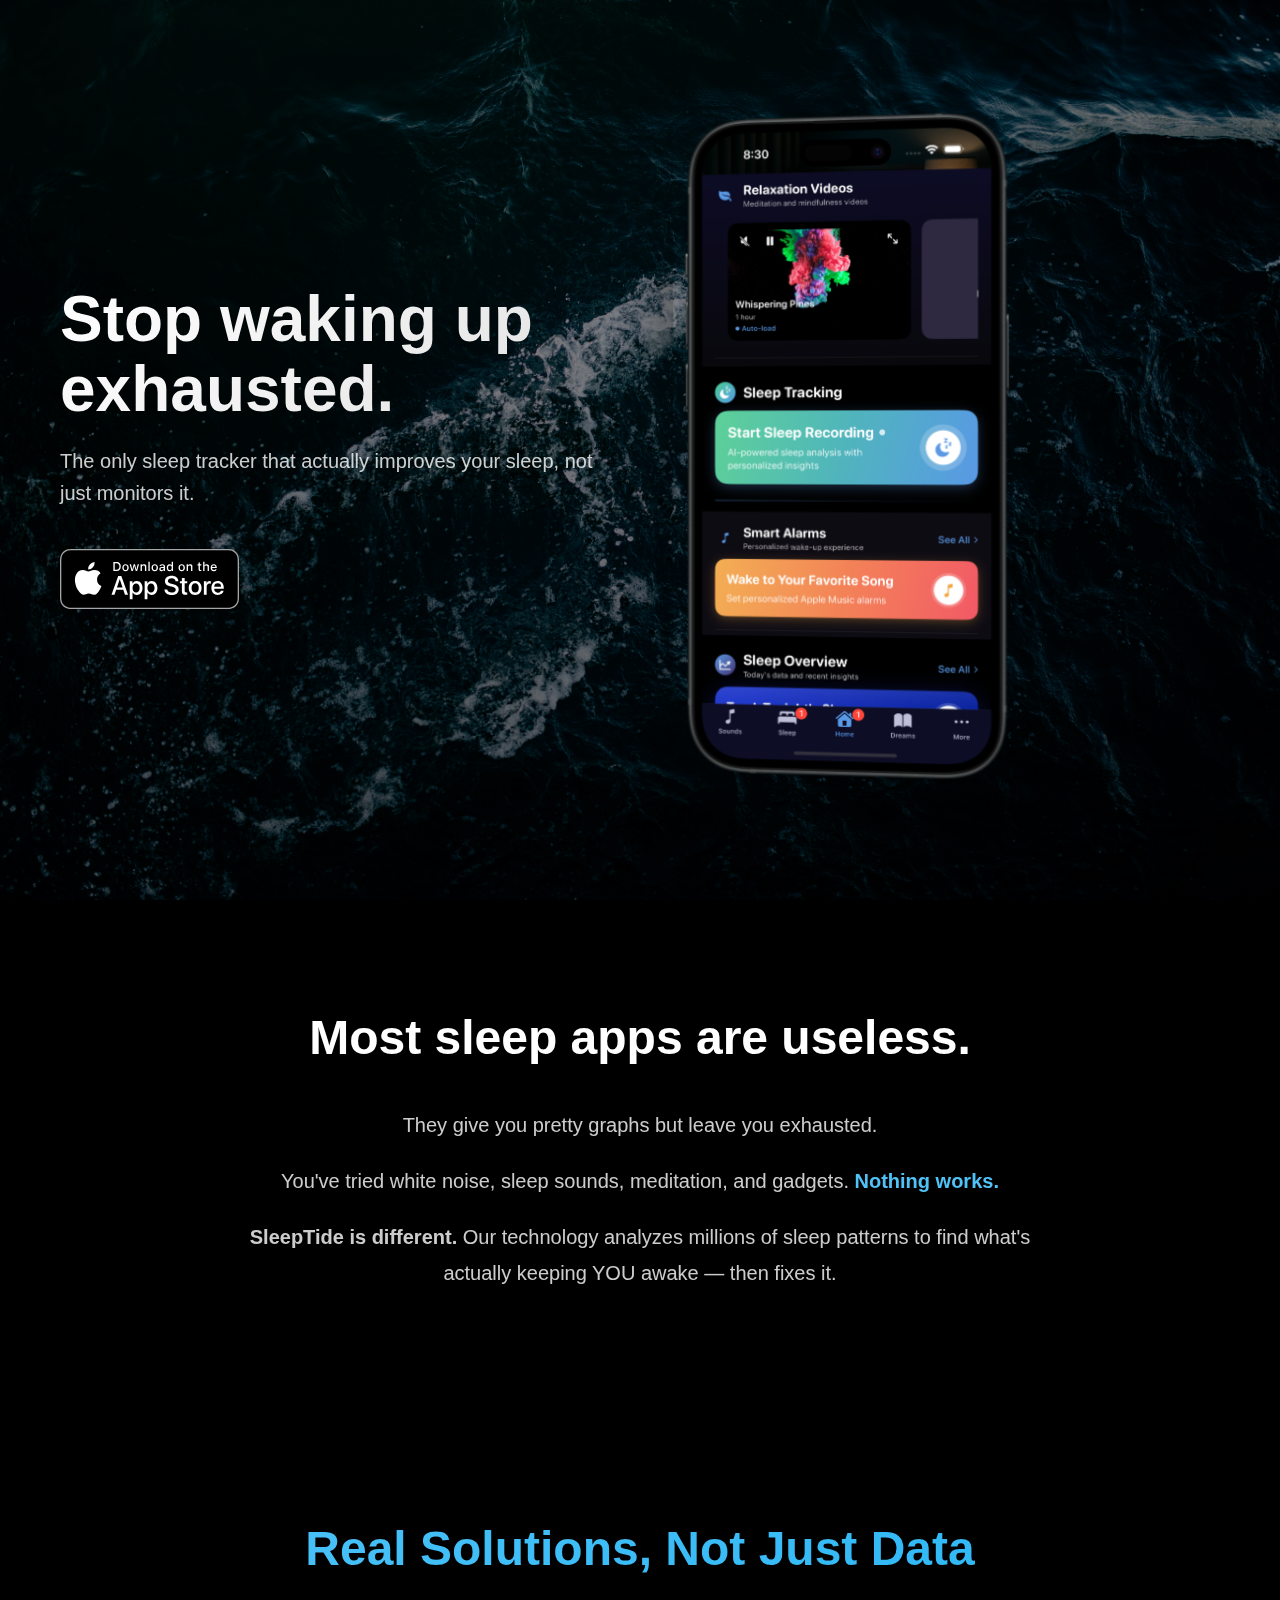
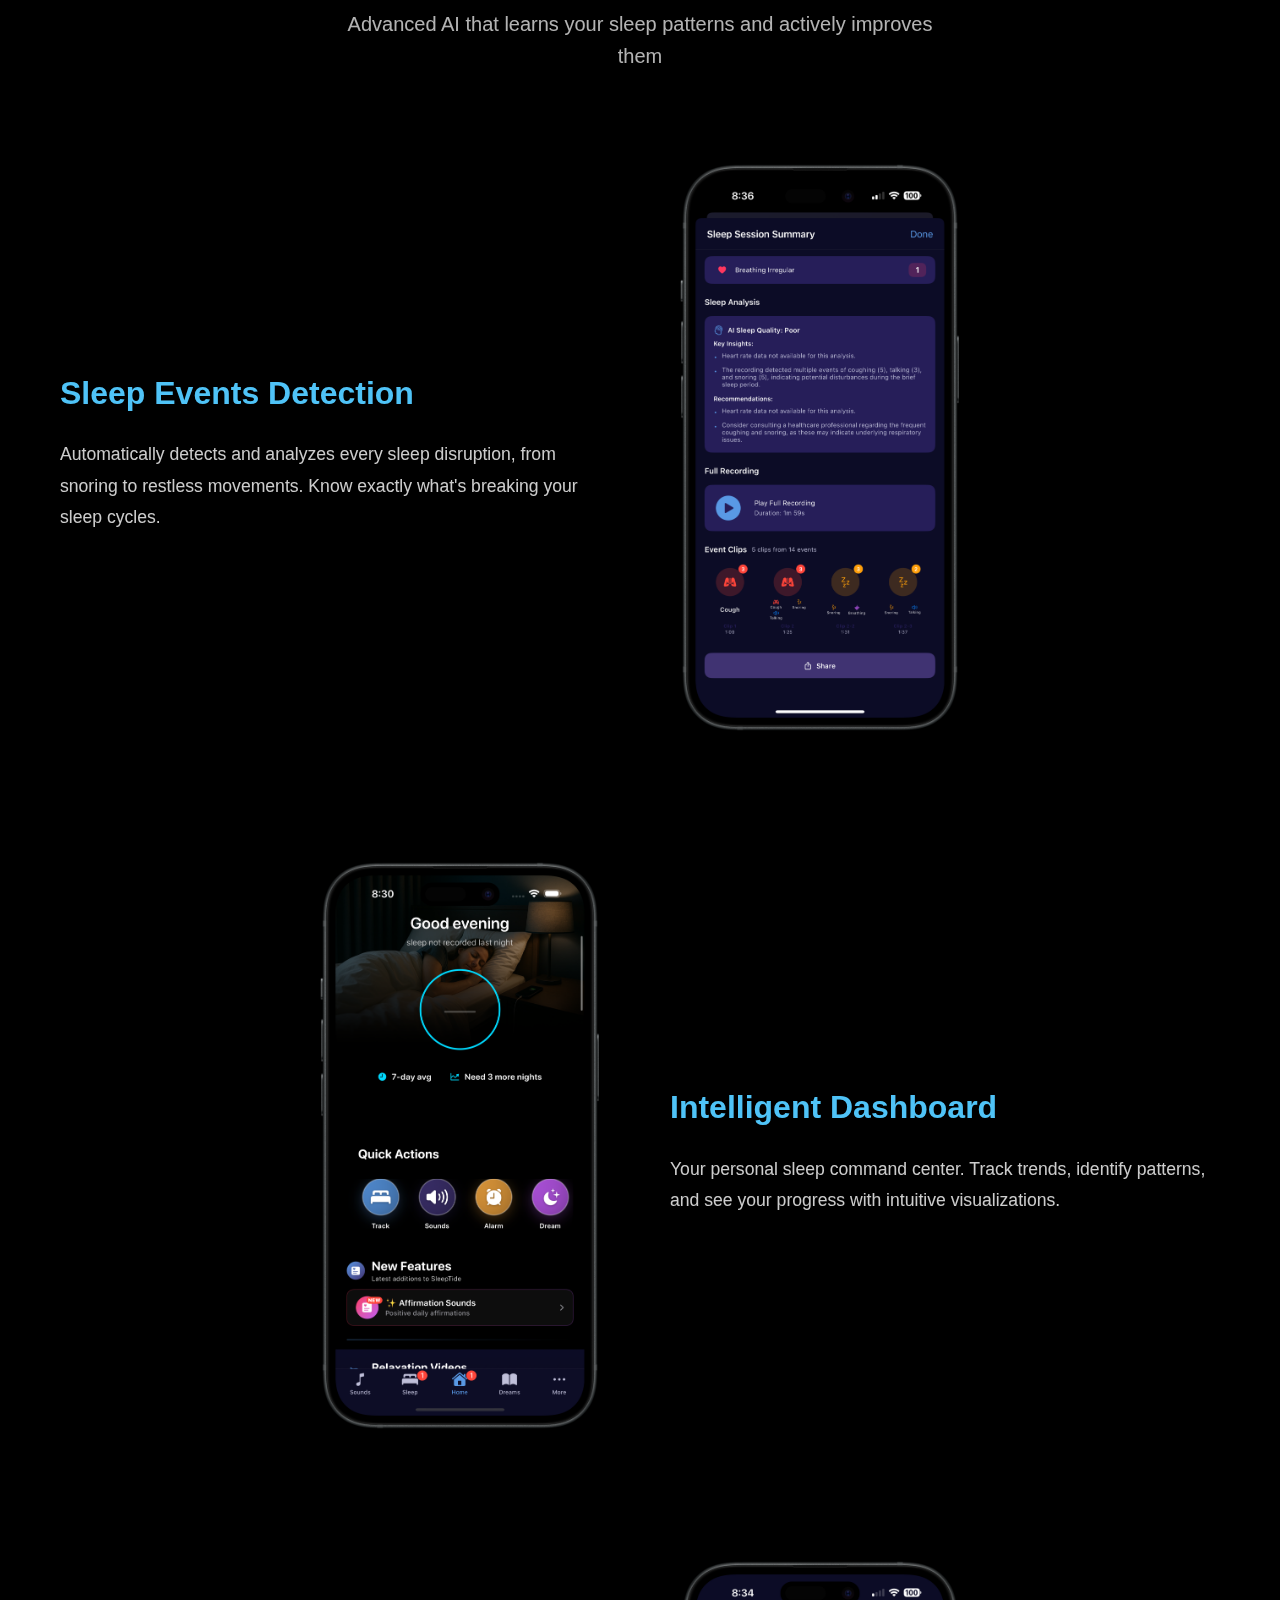
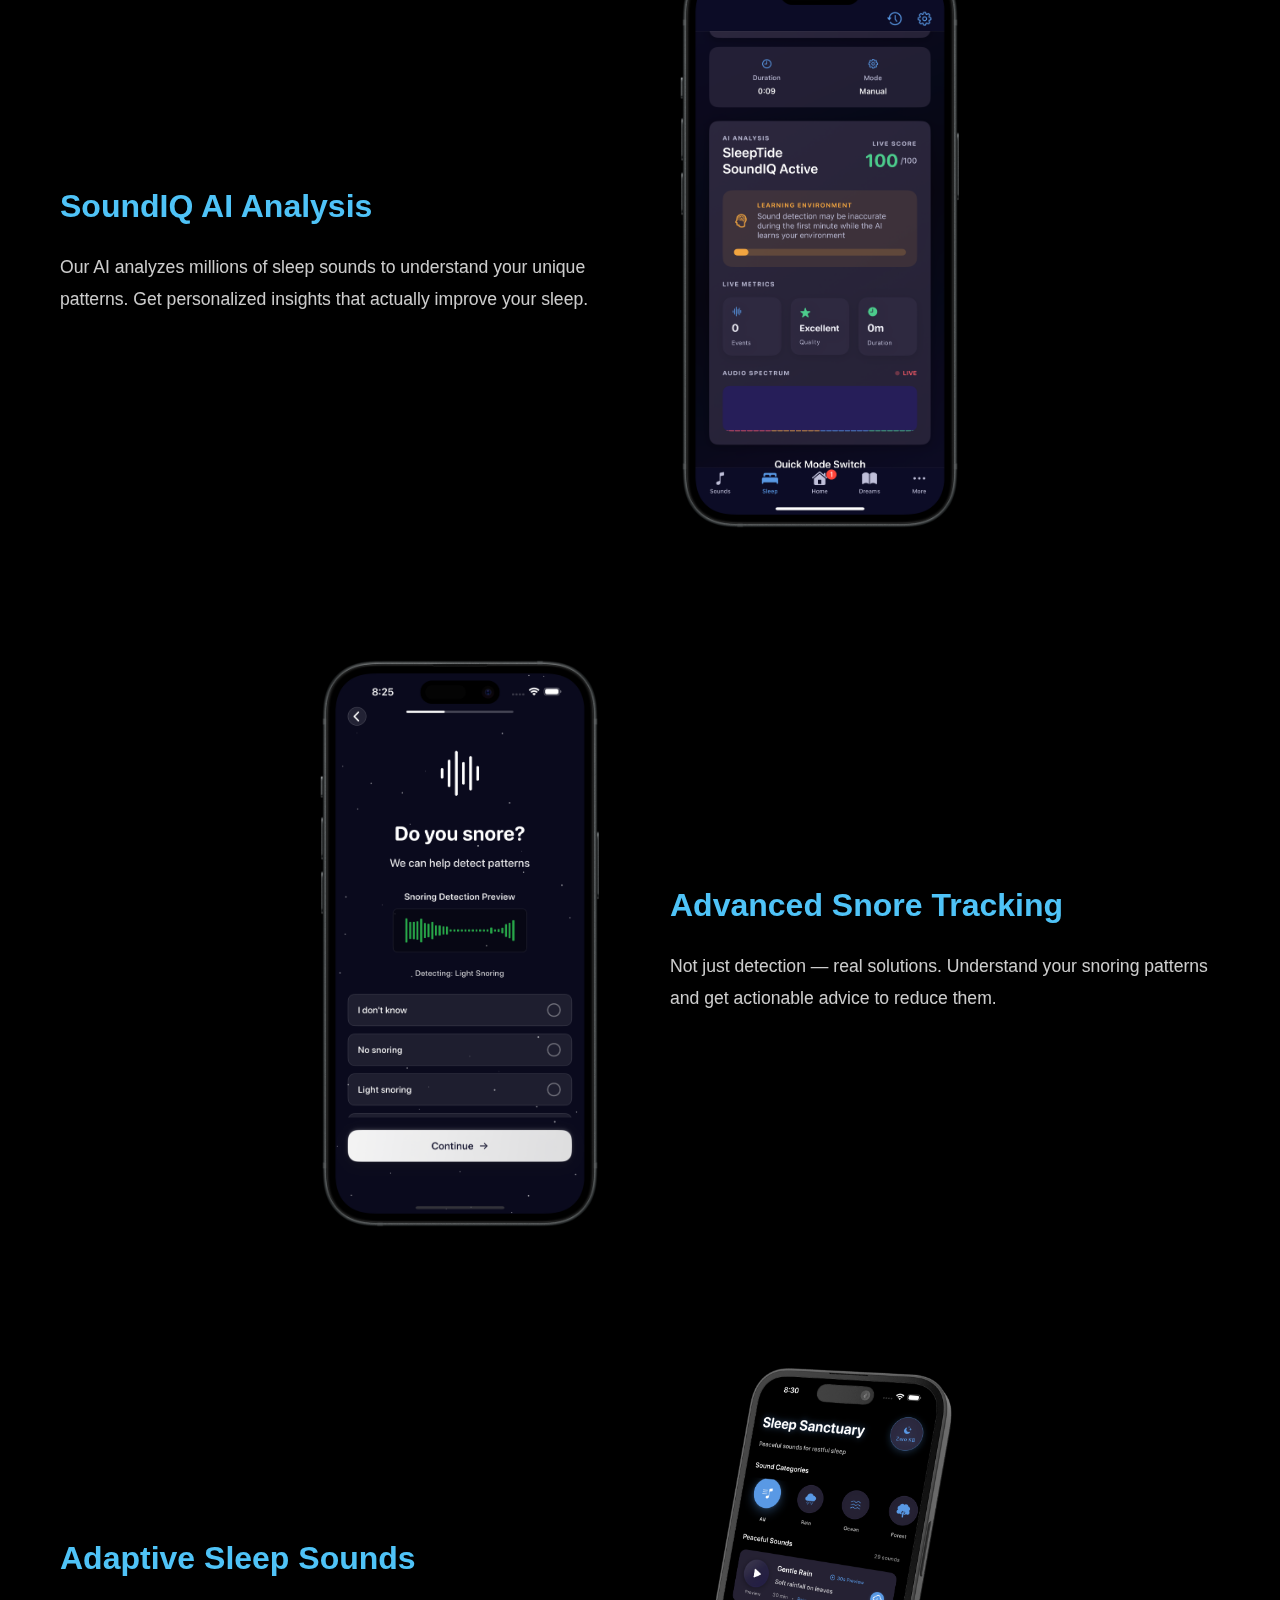
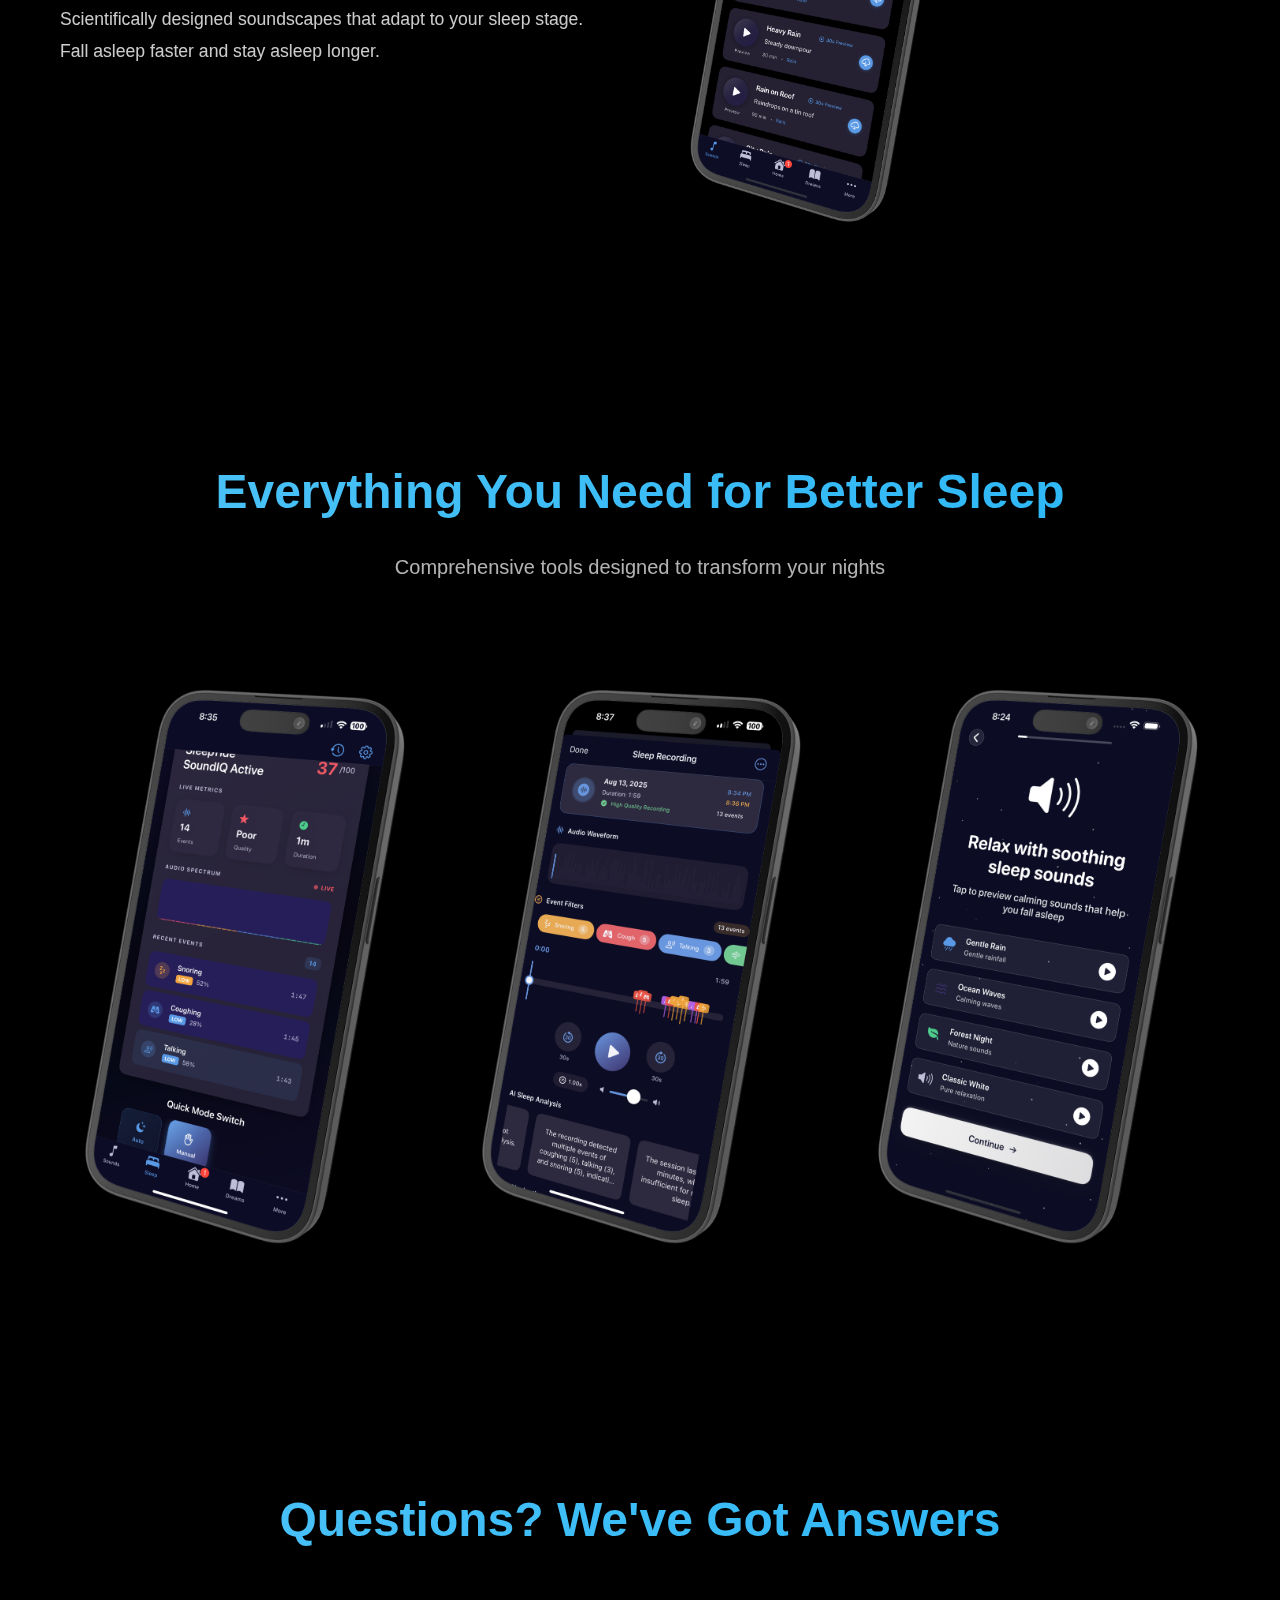
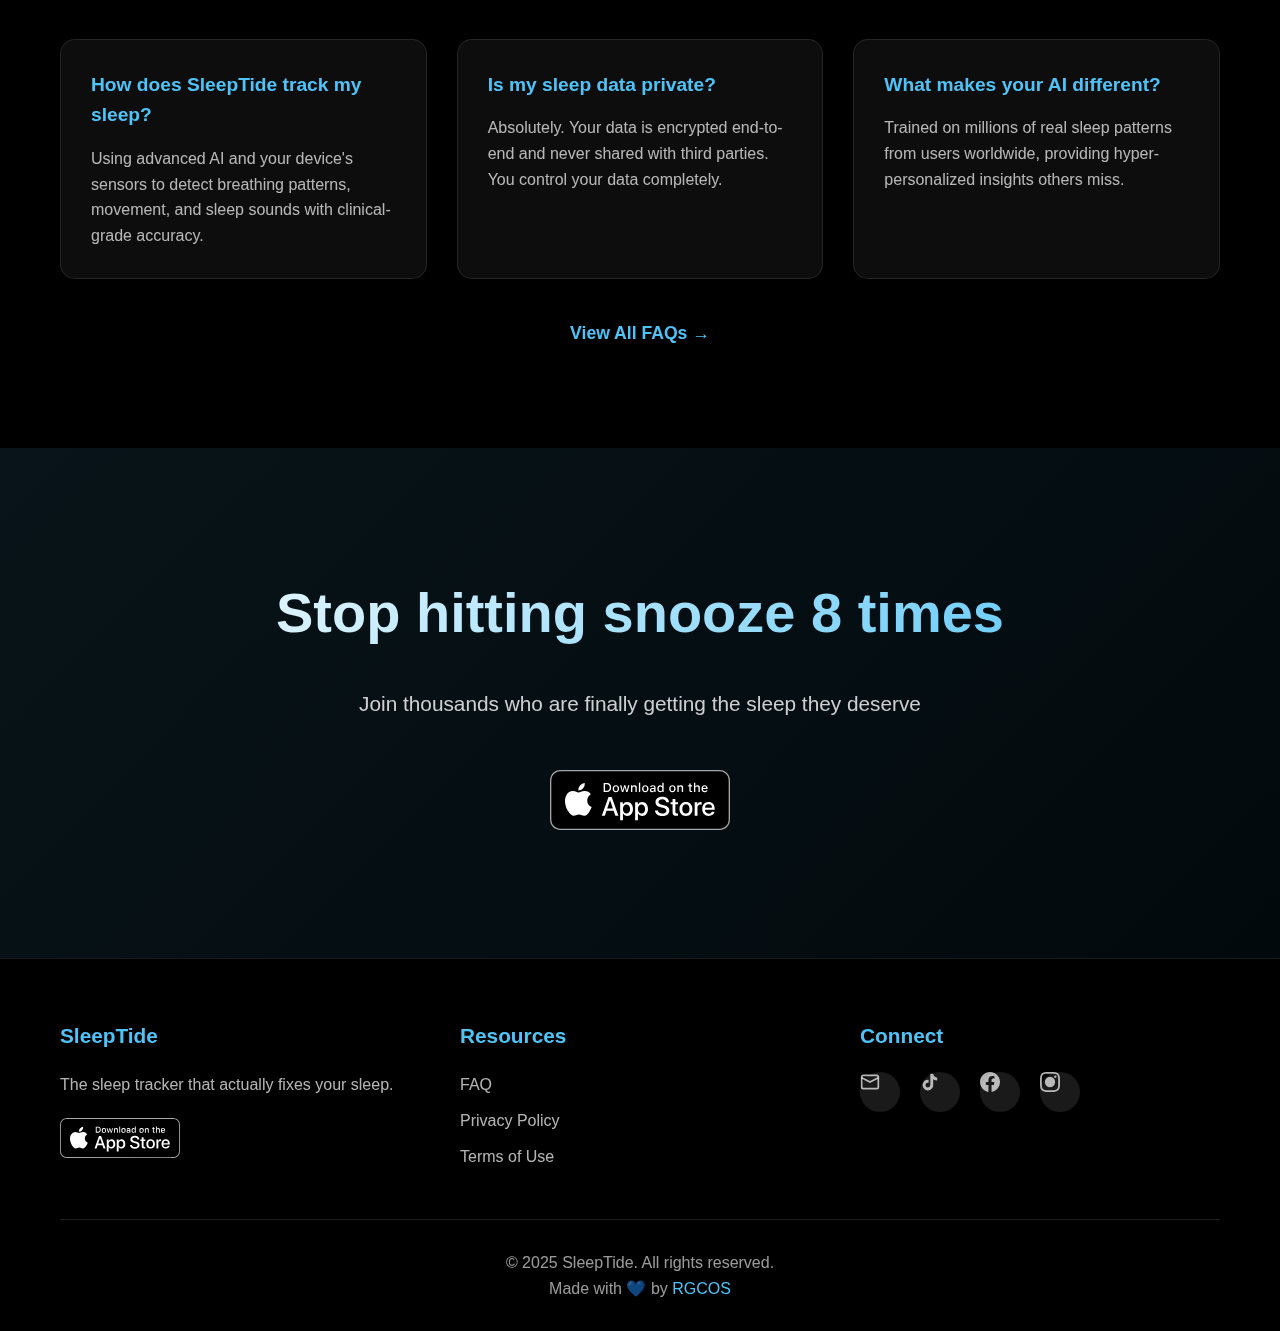
<file: index.html>
<!DOCTYPE html>
<html lang="en">
<head>
    <meta charset="UTF-8">
    <meta name="viewport" content="width=device-width, initial-scale=1.0">
    <title>SleepTide - The Sleep Tracker That Actually Fixes Your Sleep</title>
    <meta name="description" content="Stop waking up exhausted. SleepTide uses advanced AI to track, analyze, and improve your sleep quality.">
    <link rel="icon" type="image/jpeg" href="MEDIA/final.jpg">
    <link rel="apple-touch-icon" href="MEDIA/final.jpg">
    <style>
        * {
            margin: 0;
            padding: 0;
            box-sizing: border-box;
        }

        body {
            font-family: -apple-system, BlinkMacSystemFont, 'Segoe UI', Roboto, Helvetica, Arial, sans-serif;
            background: #000;
            color: #fff;
            overflow-x: hidden;
            line-height: 1.6;
        }

        .background-wrapper {
            position: fixed;
            top: 0;
            left: 0;
            width: 100%;
            height: 100%;
            z-index: -1;
            background: url('MEDIA/background_ocean.jpg') center/cover no-repeat;
        }

        .background-wrapper::before {
            content: '';
            position: absolute;
            top: 0;
            left: 0;
            width: 100%;
            height: 100%;
            background: linear-gradient(180deg, rgba(0,0,0,0.4) 0%, rgba(0,0,0,0.6) 100%);
        }

        .container {
            max-width: 1200px;
            margin: 0 auto;
            padding: 0 20px;
        }

        /* Hero Section */
        .hero {
            min-height: 100vh;
            display: flex;
            align-items: center;
            padding: 80px 0;
            position: relative;
        }

        .hero-content {
            display: grid;
            grid-template-columns: 1fr 1fr;
            gap: 60px;
            align-items: center;
        }

        .hero-text h1 {
            font-size: clamp(2.5rem, 5vw, 4rem);
            font-weight: 700;
            line-height: 1.1;
            margin-bottom: 20px;
            background: linear-gradient(135deg, #fff 0%, #e0e0e0 100%);
            -webkit-background-clip: text;
            -webkit-text-fill-color: transparent;
            background-clip: text;
        }

        .hero-text p {
            font-size: 1.25rem;
            color: rgba(255, 255, 255, 0.8);
            margin-bottom: 40px;
            line-height: 1.6;
        }

        .app-store-badge {
            display: inline-block;
            transition: transform 0.3s ease, filter 0.3s ease;
        }

        .app-store-badge:hover {
            transform: scale(1.05);
            filter: brightness(1.2);
        }

        .app-store-badge img {
            height: 60px;
            width: auto;
        }

        .hero-image {
            position: relative;
        }

        .hero-image img {
            width: 100%;
            max-width: 350px;
            height: auto;
            border-radius: 30px;
            box-shadow: 0 30px 60px rgba(0, 0, 0, 0.4);
            transform: perspective(1000px) rotateY(-5deg);
        }

        /* Features Section */
        .features {
            padding: 100px 0;
        }

        .section-header {
            text-align: center;
            margin-bottom: 80px;
        }

        .section-header h2 {
            font-size: clamp(2rem, 4vw, 3rem);
            margin-bottom: 20px;
            background: linear-gradient(135deg, #4fc3f7 0%, #29b6f6 100%);
            -webkit-background-clip: text;
            -webkit-text-fill-color: transparent;
            background-clip: text;
        }

        .section-header p {
            font-size: 1.25rem;
            color: rgba(255, 255, 255, 0.7);
            max-width: 600px;
            margin: 0 auto;
        }

        .feature-grid {
            display: grid;
            gap: 100px;
        }

        .feature-item {
            display: grid;
            grid-template-columns: 1fr 1fr;
            gap: 60px;
            align-items: center;
        }

        .feature-item:nth-child(even) {
            direction: rtl;
        }

        .feature-item:nth-child(even) .feature-content {
            direction: ltr;
        }

        .feature-content h3 {
            font-size: 2rem;
            margin-bottom: 20px;
            color: #4fc3f7;
        }

        .feature-content p {
            font-size: 1.1rem;
            color: rgba(255, 255, 255, 0.8);
            line-height: 1.8;
        }

        .feature-image img {
            width: 100%;
            max-width: 300px;
            height: auto;
            border-radius: 20px;
            box-shadow: 0 20px 40px rgba(0, 0, 0, 0.3);
        }

        /* Problem Section */
        .problem-section {
            padding: 100px 0;
            text-align: center;
            background: rgba(0, 0, 0, 0.3);
        }

        .problem-section h2 {
            font-size: clamp(2rem, 4vw, 3rem);
            margin-bottom: 30px;
        }

        .problem-section p {
            font-size: 1.25rem;
            color: rgba(255, 255, 255, 0.8);
            max-width: 800px;
            margin: 0 auto 20px;
            line-height: 1.8;
        }

        .highlight {
            color: #4fc3f7;
            font-weight: 600;
        }

        /* Screenshot Gallery */
        .gallery {
            padding: 100px 0;
        }

        .gallery-grid {
            display: grid;
            grid-template-columns: repeat(auto-fit, minmax(250px, 1fr));
            gap: 30px;
            margin-top: 60px;
        }

        .gallery-item img {
            width: 100%;
            height: auto;
            border-radius: 20px;
            box-shadow: 0 15px 30px rgba(0, 0, 0, 0.3);
            transition: transform 0.3s ease;
        }

        .gallery-item:hover img {
            transform: scale(1.05);
        }

        /* FAQ Preview */
        .faq-preview {
            padding: 100px 0;
            background: rgba(0, 0, 0, 0.4);
        }

        .faq-grid {
            display: grid;
            grid-template-columns: repeat(auto-fit, minmax(300px, 1fr));
            gap: 30px;
            margin-top: 60px;
        }

        .faq-card {
            background: rgba(255, 255, 255, 0.05);
            padding: 30px;
            border-radius: 15px;
            border: 1px solid rgba(255, 255, 255, 0.1);
            transition: transform 0.3s ease, background 0.3s ease;
        }

        .faq-card:hover {
            transform: translateY(-5px);
            background: rgba(255, 255, 255, 0.08);
        }

        .faq-card h4 {
            color: #4fc3f7;
            margin-bottom: 15px;
            font-size: 1.2rem;
        }

        .faq-card p {
            color: rgba(255, 255, 255, 0.7);
            line-height: 1.6;
        }

        .faq-link {
            display: inline-block;
            margin-top: 40px;
            color: #4fc3f7;
            text-decoration: none;
            font-size: 1.1rem;
            font-weight: 600;
            transition: color 0.3s ease;
        }

        .faq-link:hover {
            color: #29b6f6;
        }

        /* CTA Section */
        .cta {
            padding: 120px 0;
            text-align: center;
            background: linear-gradient(135deg, rgba(79, 195, 247, 0.1) 0%, rgba(41, 182, 246, 0.05) 100%);
        }

        .cta h2 {
            font-size: clamp(2.5rem, 5vw, 3.5rem);
            margin-bottom: 30px;
            background: linear-gradient(135deg, #fff 0%, #4fc3f7 100%);
            -webkit-background-clip: text;
            -webkit-text-fill-color: transparent;
            background-clip: text;
        }

        .cta p {
            font-size: 1.3rem;
            color: rgba(255, 255, 255, 0.8);
            margin-bottom: 50px;
        }

        /* Footer */
        footer {
            background: rgba(0, 0, 0, 0.8);
            padding: 60px 0 30px;
            border-top: 1px solid rgba(255, 255, 255, 0.1);
        }

        .footer-content {
            display: grid;
            grid-template-columns: 1fr 1fr 1fr;
            gap: 40px;
            margin-bottom: 40px;
        }

        .footer-section h3 {
            color: #4fc3f7;
            margin-bottom: 20px;
            font-size: 1.3rem;
        }

        .footer-section a {
            color: rgba(255, 255, 255, 0.7);
            text-decoration: none;
            display: block;
            margin-bottom: 10px;
            transition: color 0.3s ease;
        }

        .footer-section a:hover {
            color: #4fc3f7;
        }

        .social-links {
            display: flex;
            gap: 20px;
        }

        .social-link {
            width: 40px;
            height: 40px;
            border-radius: 50%;
            background: rgba(255, 255, 255, 0.1);
            display: flex;
            align-items: center;
            justify-content: center;
            transition: background 0.3s ease, transform 0.3s ease;
        }

        .social-link:hover {
            background: #4fc3f7;
            transform: scale(1.1);
        }

        .footer-bottom {
            text-align: center;
            padding-top: 30px;
            border-top: 1px solid rgba(255, 255, 255, 0.1);
            color: rgba(255, 255, 255, 0.6);
        }

        .footer-bottom a {
            color: #4fc3f7;
            text-decoration: none;
        }

        .footer-bottom a:hover {
            text-decoration: underline;
        }

        /* Responsive */
        @media (max-width: 768px) {
            .hero-content {
                grid-template-columns: 1fr;
                text-align: center;
            }

            .hero-image img {
                transform: none;
                max-width: 280px;
            }

            .feature-item,
            .feature-item:nth-child(even) {
                grid-template-columns: 1fr;
                direction: ltr;
            }

            .feature-image {
                order: -1;
            }

            .footer-content {
                grid-template-columns: 1fr;
                text-align: center;
            }

            .social-links {
                justify-content: center;
            }
        }
    </style>
</head>
<body>
    <div class="background-wrapper"></div>

    <!-- Hero Section -->
    <section class="hero">
        <div class="container">
            <div class="hero-content">
                <div class="hero-text">
                    <h1>Stop waking up exhausted.</h1>
                    <p>The only sleep tracker that actually improves your sleep, not just monitors it.</p>
                    <a href="https://sleeptide.app" class="app-store-badge">
                        <img src="MEDIA/AppStoreBlk.svg" alt="Download on the App Store">
                    </a>
                </div>
                <div class="hero-image">
                    <img src="MEDIA/Simulator Screenshot - iPhone 16 Pro Max - 2025-08-13 at 20.30.21-portrait.png" alt="SleepTide App Screenshot">
                </div>
            </div>
        </div>
    </section>

    <!-- Problem Section -->
    <section class="problem-section">
        <div class="container">
            <h2>Most sleep apps are useless.</h2>
            <p>They give you pretty graphs but leave you exhausted.</p>
            <p>You've tried white noise, sleep sounds, meditation, and gadgets. <span class="highlight">Nothing works.</span></p>
            <p><strong>SleepTide is different.</strong> Our technology analyzes millions of sleep patterns to find what's actually keeping YOU awake — then fixes it.</p>
        </div>
    </section>

    <!-- Features Section -->
    <section class="features">
        <div class="container">
            <div class="section-header">
                <h2>Real Solutions, Not Just Data</h2>
                <p>Advanced AI that learns your sleep patterns and actively improves them</p>
            </div>

            <div class="feature-grid">
                <div class="feature-item">
                    <div class="feature-content">
                        <h3>Sleep Events Detection</h3>
                        <p>Automatically detects and analyzes every sleep disruption, from snoring to restless movements. Know exactly what's breaking your sleep cycles.</p>
                    </div>
                    <div class="feature-image">
                        <img src="MEDIA/IMG_2280-portrait.png" alt="Sleep Events">
                    </div>
                </div>

                <div class="feature-item">
                    <div class="feature-content">
                        <h3>Intelligent Dashboard</h3>
                        <p>Your personal sleep command center. Track trends, identify patterns, and see your progress with intuitive visualizations.</p>
                    </div>
                    <div class="feature-image">
                        <img src="MEDIA/Simulator Screenshot - iPhone 16 Pro Max - 2025-08-13 at 20.30.39-portrait.png" alt="Dashboard">
                    </div>
                </div>

                <div class="feature-item">
                    <div class="feature-content">
                        <h3>SoundIQ AI Analysis</h3>
                        <p>Our AI analyzes millions of sleep sounds to understand your unique patterns. Get personalized insights that actually improve your sleep.</p>
                    </div>
                    <div class="feature-image">
                        <img src="MEDIA/IMG_2278-portrait.png" alt="SoundIQ AI">
                    </div>
                </div>

                <div class="feature-item">
                    <div class="feature-content">
                        <h3>Advanced Snore Tracking</h3>
                        <p>Not just detection — real solutions. Understand your snoring patterns and get actionable advice to reduce them.</p>
                    </div>
                    <div class="feature-image">
                        <img src="MEDIA/Simulator Screenshot - iPhone 16 Pro Max - 2025-08-13 at 20.25.01-portrait.png" alt="Snore Tracking">
                    </div>
                </div>

                <div class="feature-item">
                    <div class="feature-content">
                        <h3>Adaptive Sleep Sounds</h3>
                        <p>Scientifically designed soundscapes that adapt to your sleep stage. Fall asleep faster and stay asleep longer.</p>
                    </div>
                    <div class="feature-image">
                        <img src="MEDIA/Simulator Screenshot - iPhone 16 Pro Max - 2025-08-13 at 20.30.58-left.png" alt="Sleep Sounds">
                    </div>
                </div>
            </div>
        </div>
    </section>

    <!-- Gallery Section -->
    <section class="gallery">
        <div class="container">
            <div class="section-header">
                <h2>Everything You Need for Better Sleep</h2>
                <p>Comprehensive tools designed to transform your nights</p>
            </div>
            <div class="gallery-grid">
                <div class="gallery-item">
                    <img src="MEDIA/IMG_2279-left.png" alt="Sleep Analysis">
                </div>
                <div class="gallery-item">
                    <img src="MEDIA/IMG_2281-left.png" alt="Event Detection">
                </div>
                <div class="gallery-item">
                    <img src="MEDIA/Simulator Screenshot - iPhone 16 Pro Max - 2025-08-13 at 20.24.51-left.png" alt="White Noise">
                </div>
            </div>
        </div>
    </section>

    <!-- FAQ Preview -->
    <section class="faq-preview">
        <div class="container">
            <div class="section-header">
                <h2>Questions? We've Got Answers</h2>
            </div>
            <div class="faq-grid">
                <div class="faq-card">
                    <h4>How does SleepTide track my sleep?</h4>
                    <p>Using advanced AI and your device's sensors to detect breathing patterns, movement, and sleep sounds with clinical-grade accuracy.</p>
                </div>
                <div class="faq-card">
                    <h4>Is my sleep data private?</h4>
                    <p>Absolutely. Your data is encrypted end-to-end and never shared with third parties. You control your data completely.</p>
                </div>
                <div class="faq-card">
                    <h4>What makes your AI different?</h4>
                    <p>Trained on millions of real sleep patterns from users worldwide, providing hyper-personalized insights others miss.</p>
                </div>
            </div>
            <div style="text-align: center;">
                <a href="faq.html" class="faq-link">View All FAQs →</a>
            </div>
        </div>
    </section>

    <!-- CTA Section -->
    <section class="cta">
        <div class="container">
            <h2>Stop hitting snooze 8 times</h2>
            <p>Join thousands who are finally getting the sleep they deserve</p>
            <a href="https://sleeptide.app" class="app-store-badge">
                <img src="MEDIA/AppStoreBlk.svg" alt="Download on the App Store">
            </a>
        </div>
    </section>

    <!-- Footer -->
    <footer>
        <div class="container">
            <div class="footer-content">
                <div class="footer-section">
                    <h3>SleepTide</h3>
                    <p style="color: rgba(255, 255, 255, 0.7); margin-bottom: 20px;">The sleep tracker that actually fixes your sleep.</p>
                    <a href="https://sleeptide.app" style="display: inline-block;">
                        <img src="MEDIA/AppStoreBlk.svg" alt="Download on the App Store" style="height: 40px;">
                    </a>
                </div>
                <div class="footer-section">
                    <h3>Resources</h3>
                    <a href="faq.html">FAQ</a>
                    <a href="privacy.html">Privacy Policy</a>
                    <a href="terms.html">Terms of Use</a>
                </div>
                <div class="footer-section">
                    <h3>Connect</h3>
                    <div class="social-links">
                        <a href="mailto:support@sleeptide.app" class="social-link" title="Email">
                            <svg width="20" height="20" viewBox="0 0 24 24" fill="none" stroke="currentColor" stroke-width="2">
                                <rect x="2" y="4" width="20" height="16" rx="2"/>
                                <path d="m22 7-10 5L2 7"/>
                            </svg>
                        </a>
                        <a href="https://www.tiktok.com/@sleeptide_?" class="social-link" title="TikTok">
                            <svg width="20" height="20" viewBox="0 0 24 24" fill="currentColor">
                                <path d="M19.59 6.69a4.83 4.83 0 0 1-3.77-4.25V2h-3.45v13.67a2.89 2.89 0 0 1-5.2 1.74 2.89 2.89 0 0 1 2.31-4.64 2.93 2.93 0 0 1 .88.13V9.4a6.84 6.84 0 0 0-1-.05A6.33 6.33 0 0 0 5 20.1a6.34 6.34 0 0 0 10.86-4.43v-7a8.16 8.16 0 0 0 4.77 1.52v-3.4a4.85 4.85 0 0 1-1-.1z"/>
                            </svg>
                        </a>
                        <a href="https://www.facebook.com/share/1JxtC8qjoq/?mibextid=wwXIfr" class="social-link" title="Facebook">
                            <svg width="20" height="20" viewBox="0 0 24 24" fill="currentColor">
                                <path d="M24 12.073c0-6.627-5.373-12-12-12s-12 5.373-12 12c0 5.99 4.388 10.954 10.125 11.854v-8.385H7.078v-3.47h3.047V9.43c0-3.007 1.792-4.669 4.533-4.669 1.312 0 2.686.235 2.686.235v2.953H15.83c-1.491 0-1.956.925-1.956 1.874v2.25h3.328l-.532 3.47h-2.796v8.385C19.612 23.027 24 18.062 24 12.073z"/>
                            </svg>
                        </a>
                        <a href="https://www.facebook.com/share/1JxtC8qjoq/?mibextid=wwXIfr" class="social-link" title="Instagram">
                            <svg width="20" height="20" viewBox="0 0 24 24" fill="currentColor">
                                <path d="M12 2.163c3.204 0 3.584.012 4.85.07 3.252.148 4.771 1.691 4.919 4.919.058 1.265.069 1.645.069 4.849 0 3.205-.012 3.584-.069 4.849-.149 3.225-1.664 4.771-4.919 4.919-1.266.058-1.644.07-4.85.07-3.204 0-3.584-.012-4.849-.07-3.26-.149-4.771-1.699-4.919-4.92-.058-1.265-.07-1.644-.07-4.849 0-3.204.013-3.583.07-4.849.149-3.227 1.664-4.771 4.919-4.919 1.266-.057 1.645-.069 4.849-.069zm0-2.163c-3.259 0-3.667.014-4.947.072-4.358.2-6.78 2.618-6.98 6.98-.059 1.281-.073 1.689-.073 4.948 0 3.259.014 3.668.072 4.948.2 4.358 2.618 6.78 6.98 6.98 1.281.058 1.689.072 4.948.072 3.259 0 3.668-.014 4.948-.072 4.354-.2 6.782-2.618 6.979-6.98.059-1.28.073-1.689.073-4.948 0-3.259-.014-3.667-.072-4.947-.196-4.354-2.617-6.78-6.979-6.98-1.281-.059-1.69-.073-4.949-.073zM5.838 12a6.162 6.162 0 1 1 12.324 0 6.162 6.162 0 0 1-12.324 0zM12 16a4 4 0 1 1 0-8 4 4 0 0 1 0 8zm4.965-10.405a1.44 1.44 0 1 1 2.881.001 1.44 1.44 0 0 1-2.881-.001z"/>
                            </svg>
                        </a>
                    </div>
                </div>
            </div>
            <div class="footer-bottom">
                <p>© 2025 SleepTide. All rights reserved.</p>
                <p>Made with 💙 by <a href="https://rgcos.com" target="_blank">RGCOS</a></p>
            </div>
        </div>
    </footer>
</body>
</html>
</file>
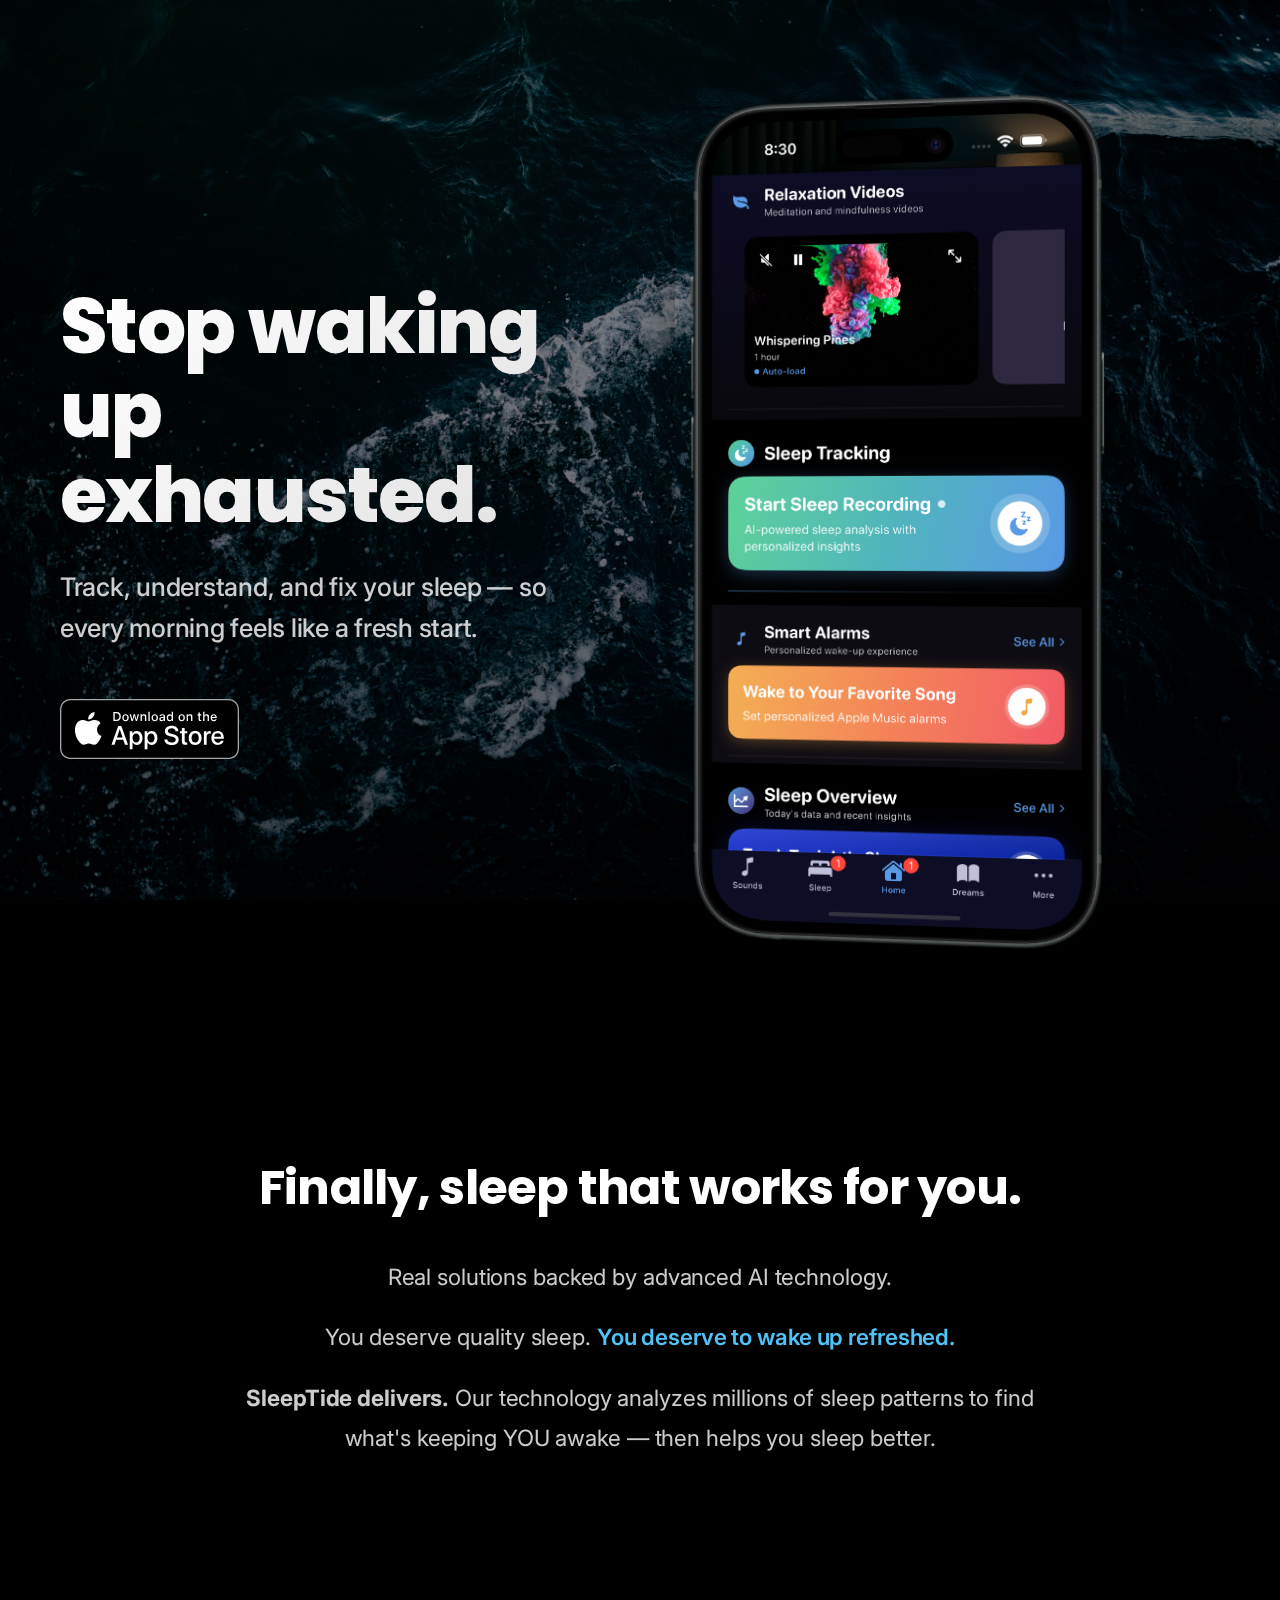
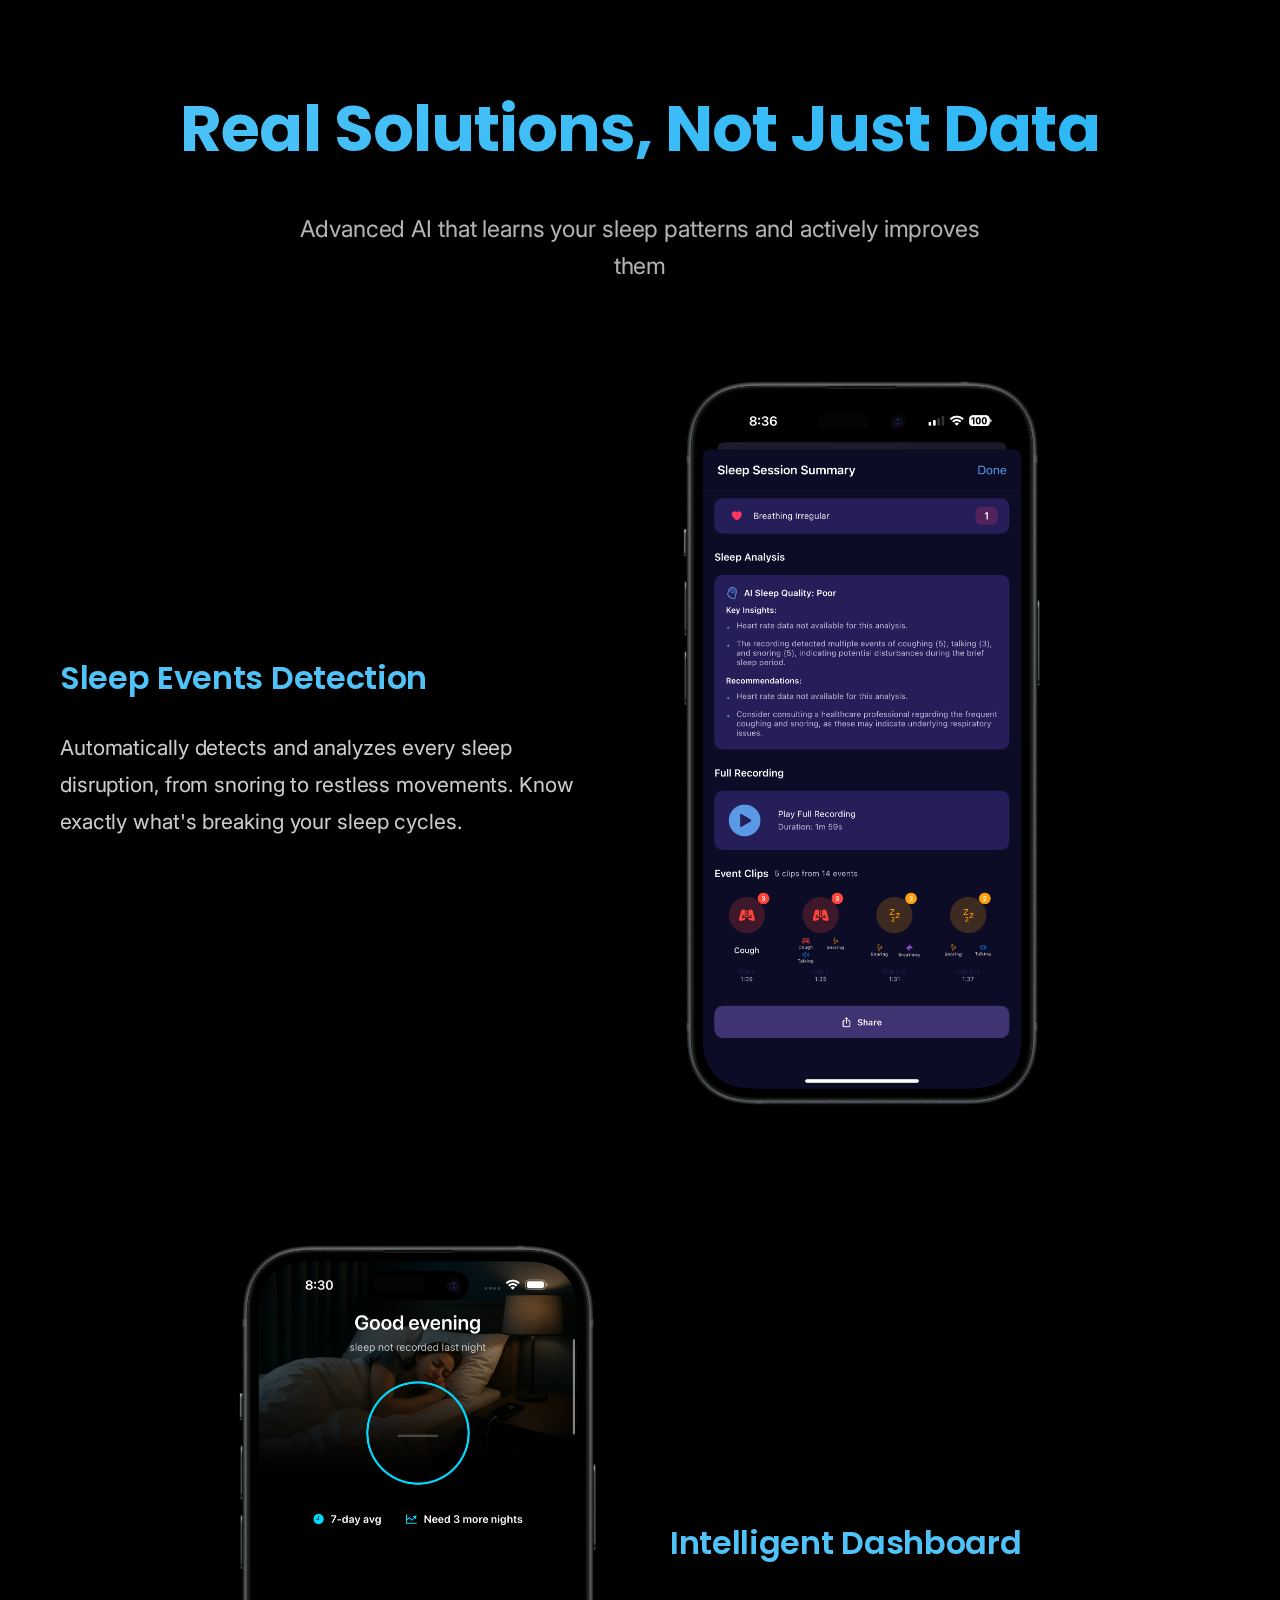
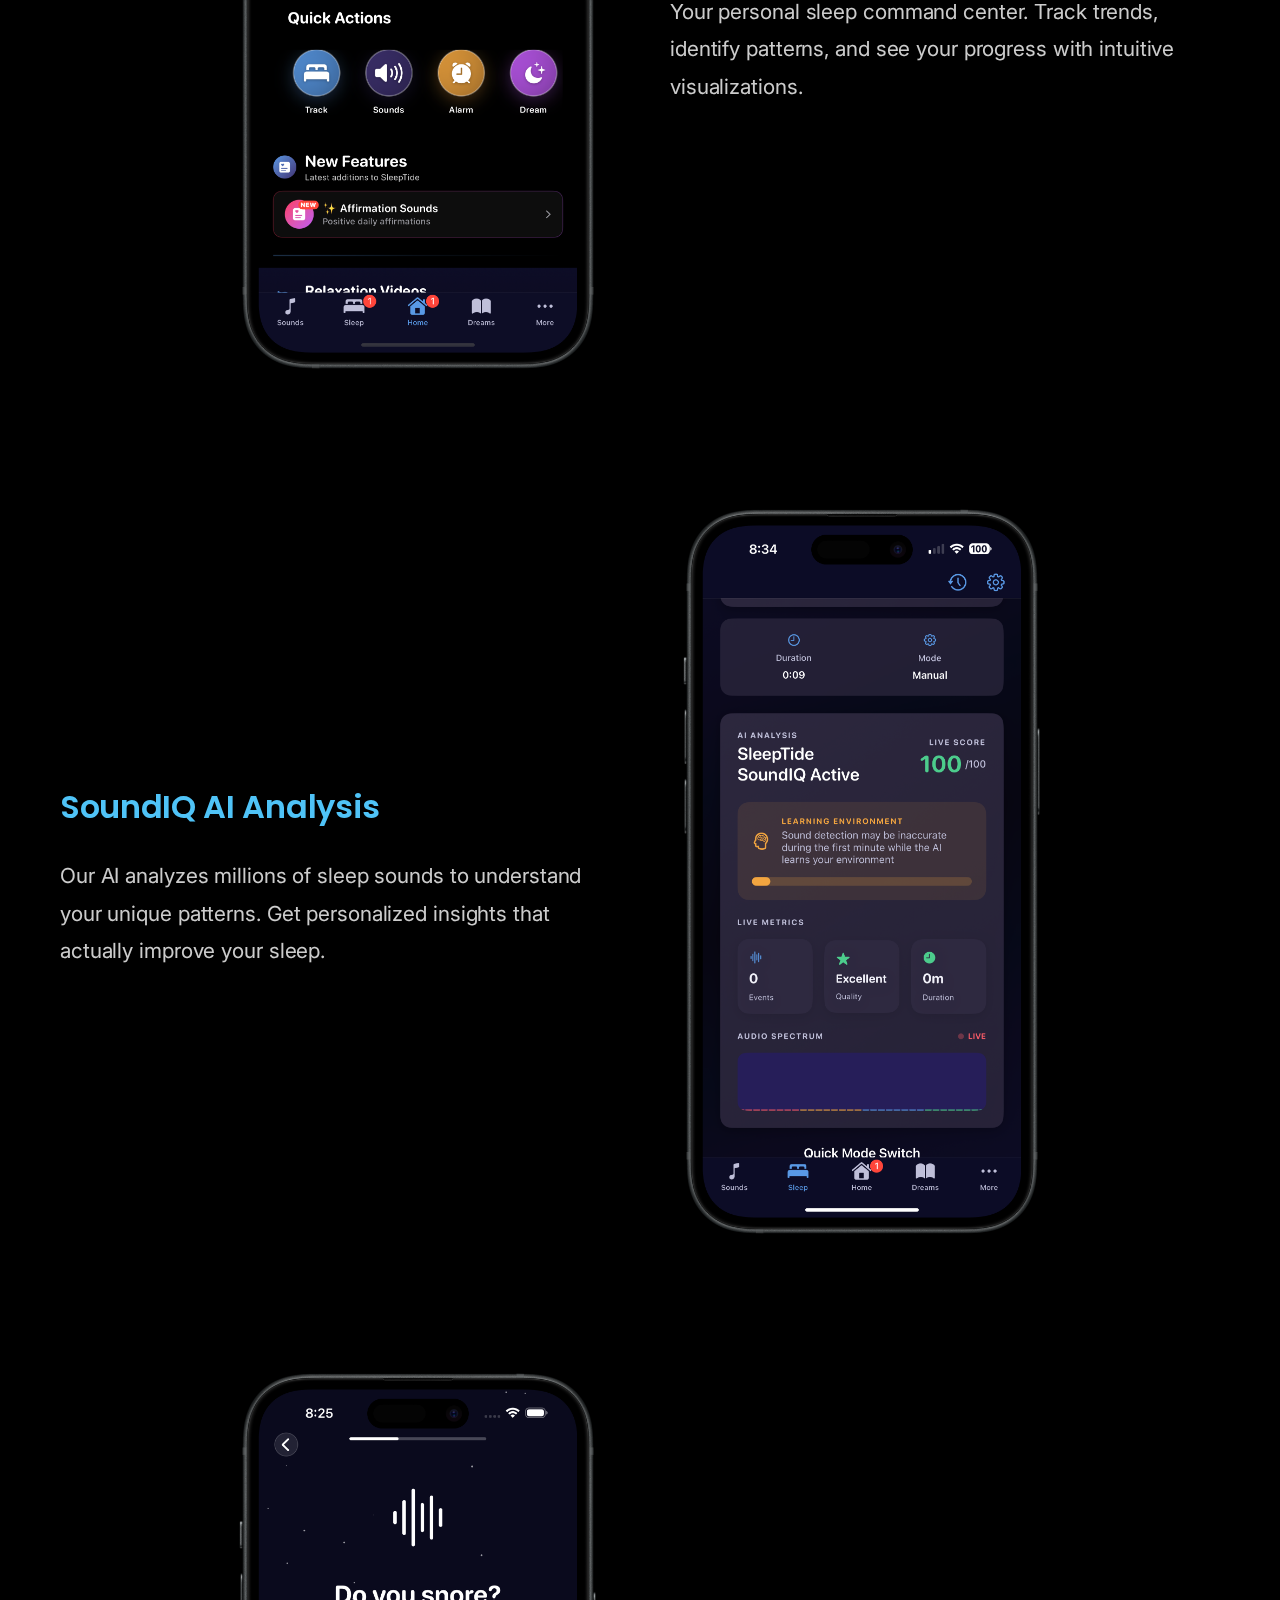
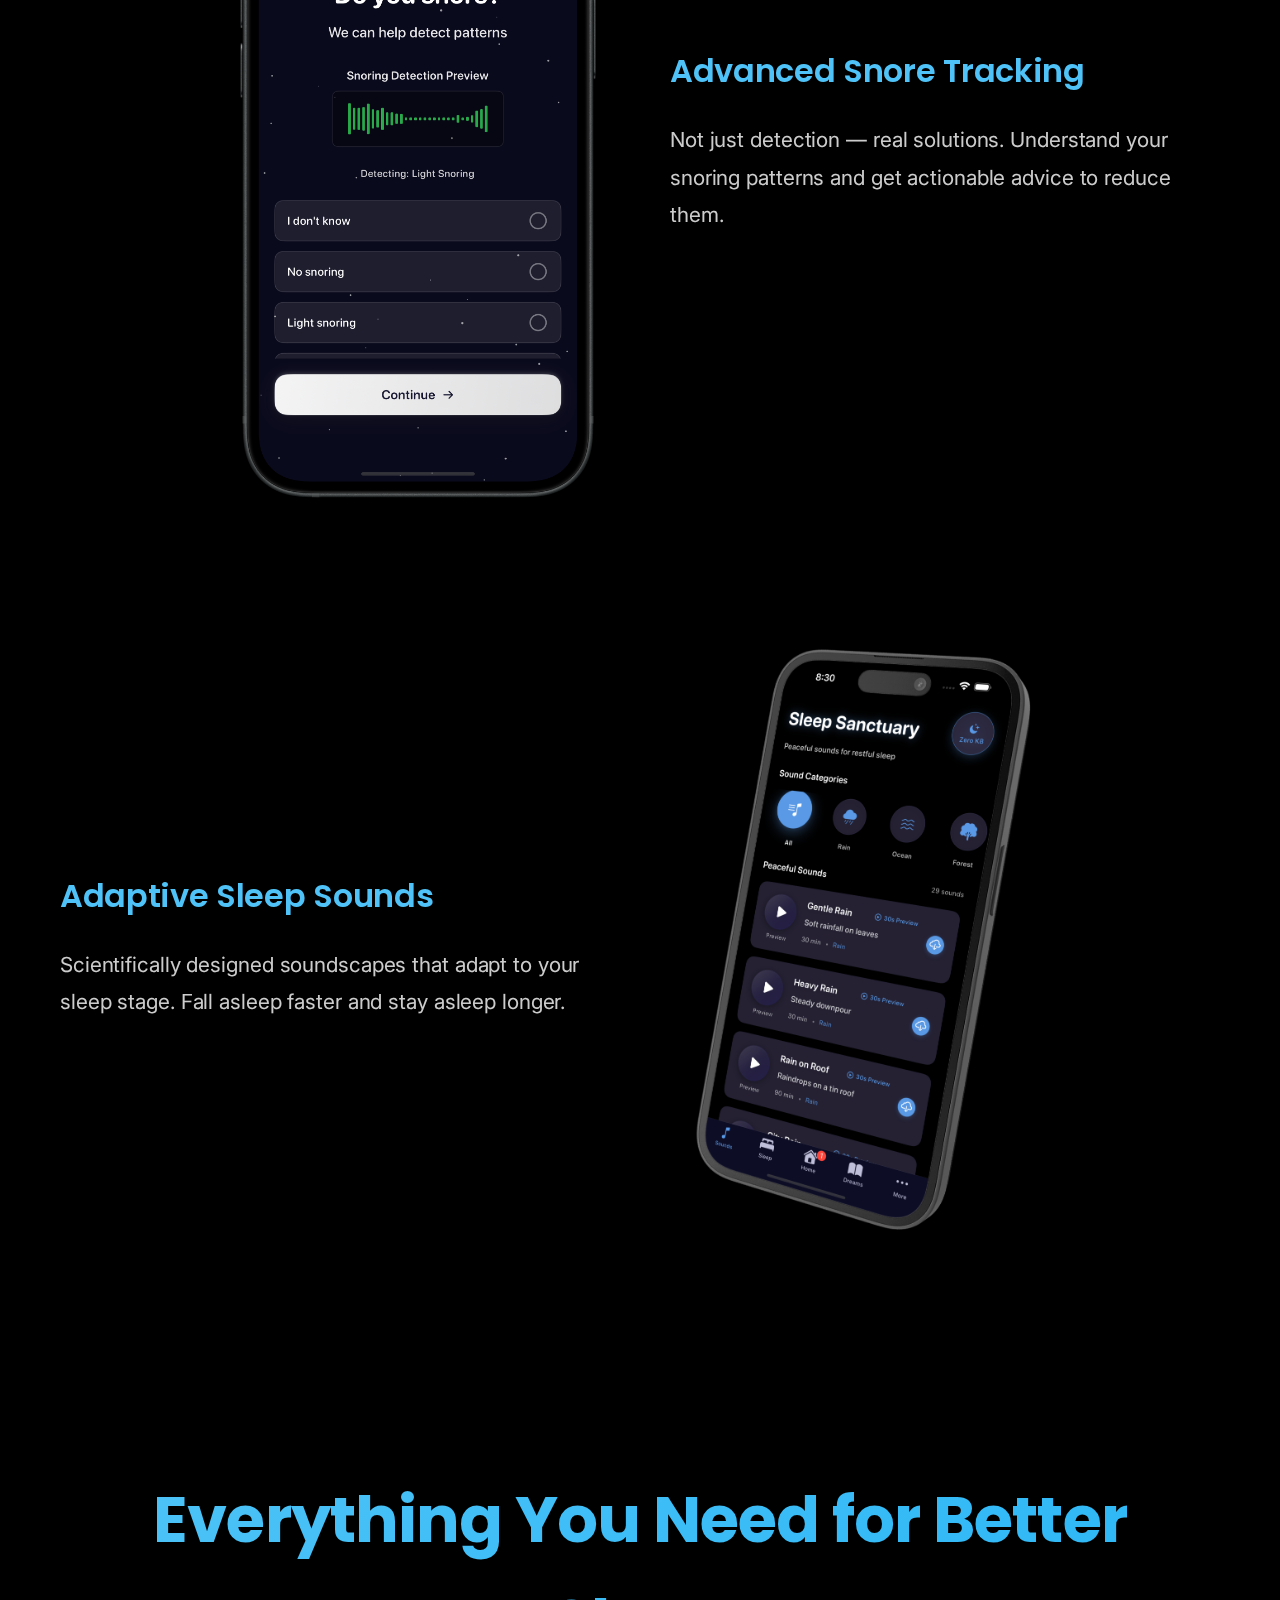
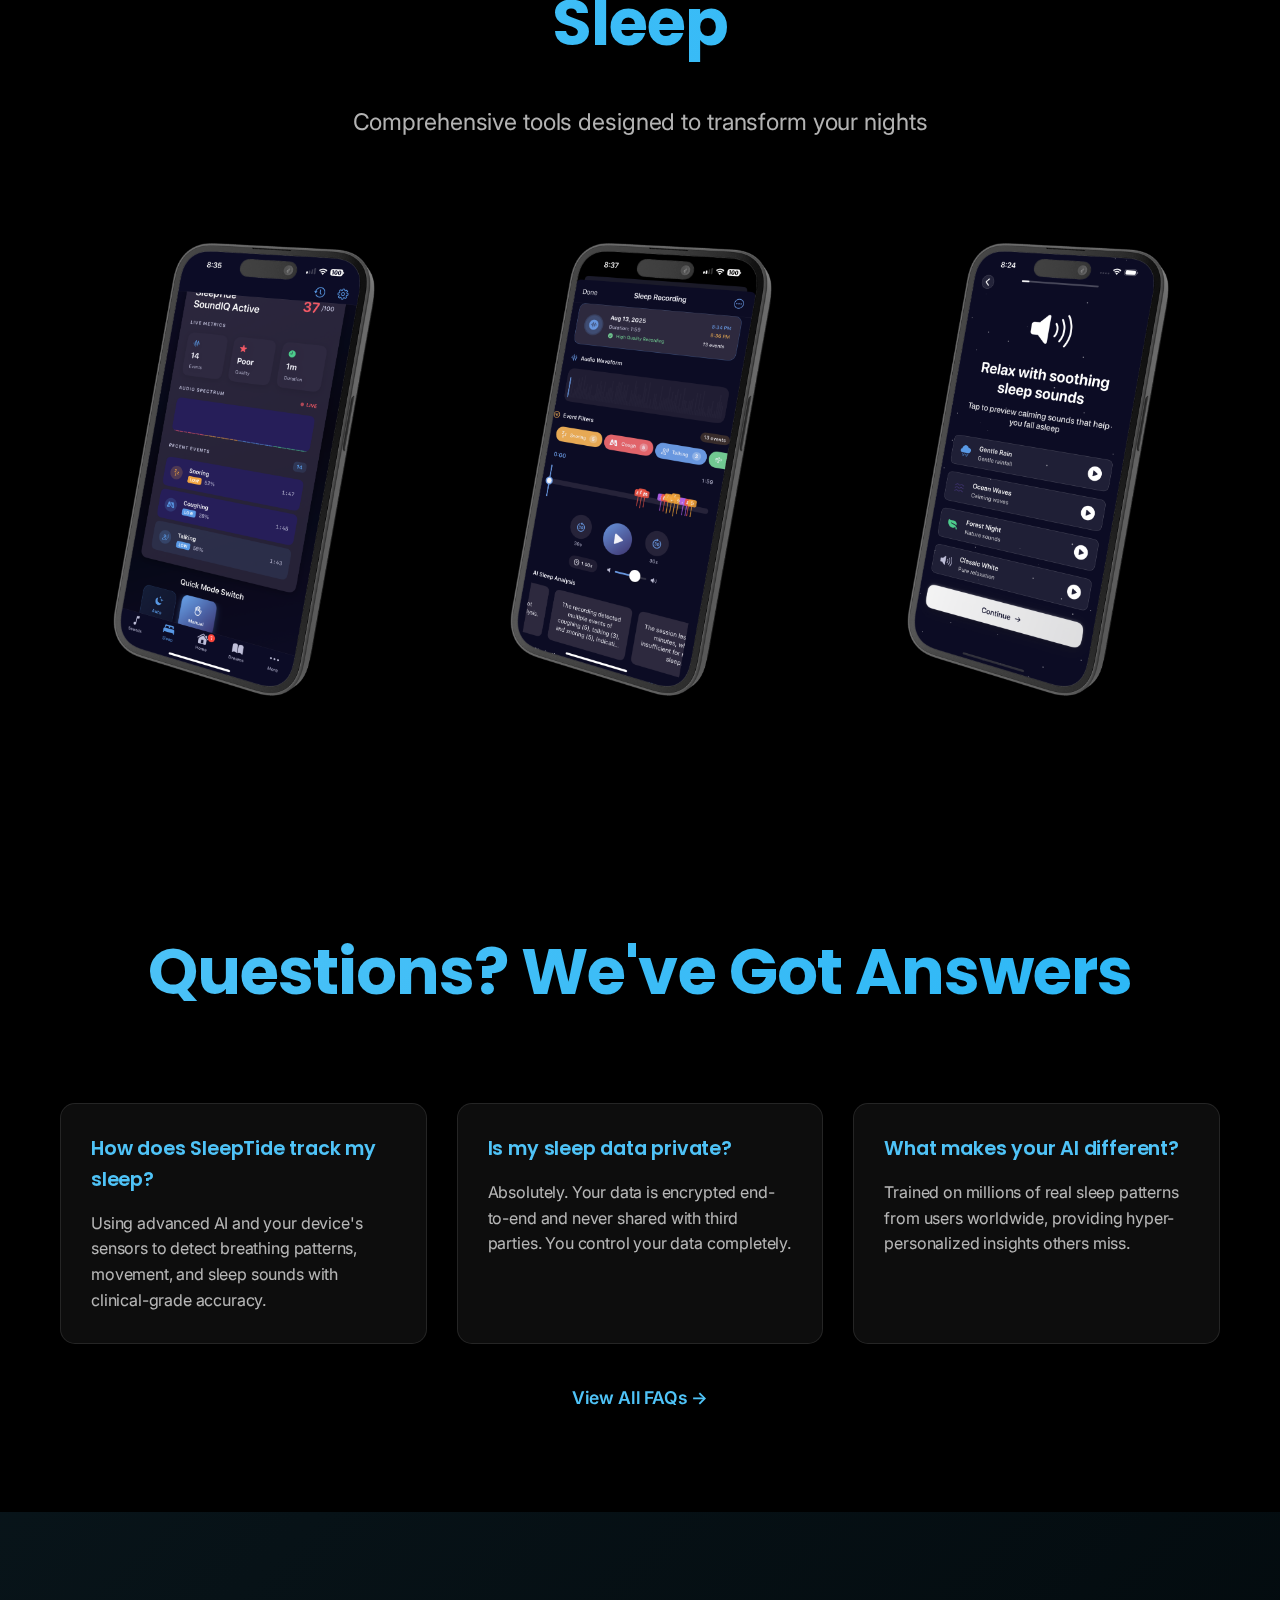
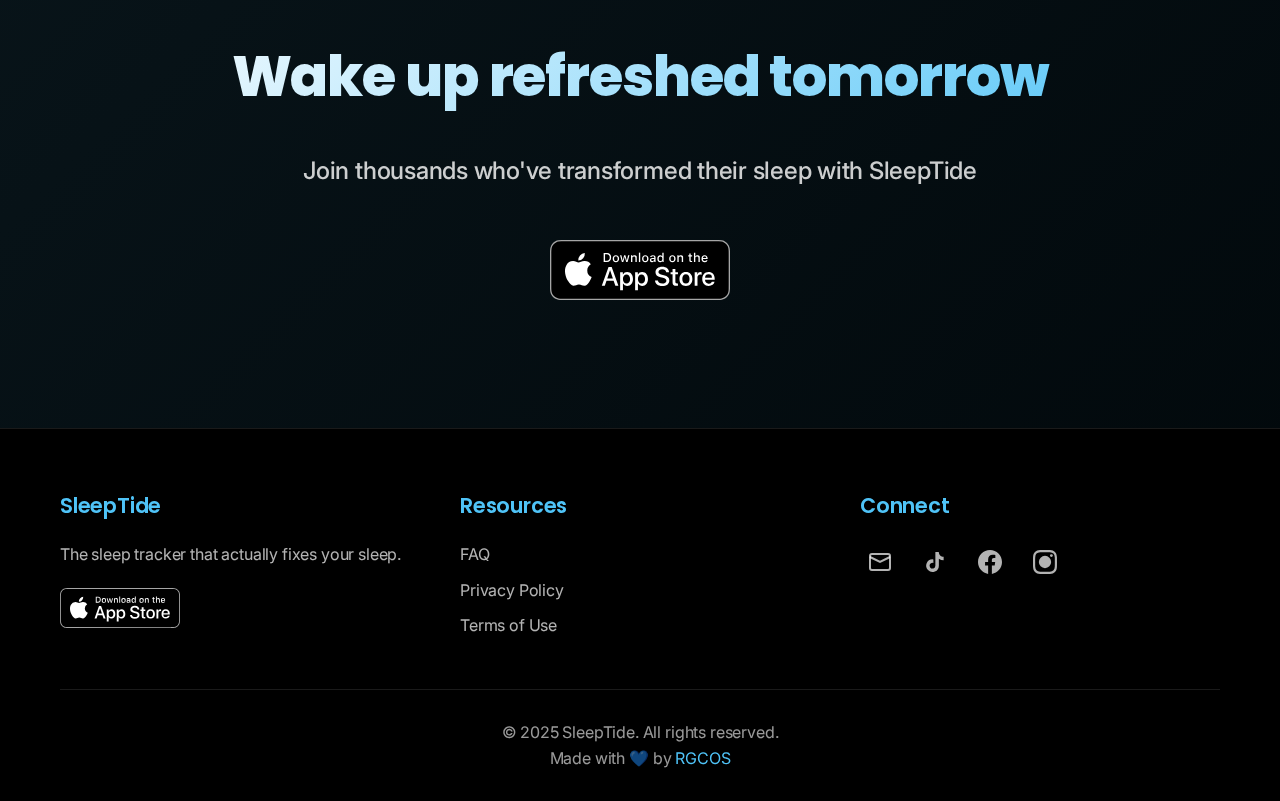
<file: upload-ready/index.html>
<!DOCTYPE html>
<html lang="en">
<head>
    <meta charset="UTF-8">
    <meta name="viewport" content="width=device-width, initial-scale=1.0">
    <title>SleepTide - #1 iOS Sleep App</title>
    <meta name="description" content="SleepTide helps you sleep better with AI sleep tracking, smart alarms, relaxing soundscapes, and guided meditations. Fall asleep faster, wake up refreshed.">
    <meta name="keywords" content="sleep tracker, AI sleep app, sleep sounds, smart alarm, meditation, sleep improvement, snore tracking, better sleep, sleep quality, relaxation app">
    <meta name="author" content="SleepTide">
    <meta name="robots" content="index, follow">
    <link rel="canonical" href="https://sleeptide.app/">
    
    <!-- Open Graph for AI & social -->
    <meta property="og:type" content="website">
    <meta property="og:url" content="https://sleeptide.app/">
    <meta property="og:title" content="SleepTide – Maximize REM Sleep Tonight">
    <meta property="og:description" content="Fall asleep faster, wake up refreshed. AI-powered sleep tracking and relaxation tools.">
    <meta property="og:image" content="https://sleeptide.app/MEDIA/final.jpg">
    <meta property="og:site_name" content="SleepTide">
    
    <!-- Twitter -->
    <meta property="twitter:card" content="summary_large_image">
    <meta property="twitter:url" content="https://sleeptide.app/">
    <meta property="twitter:title" content="SleepTide – Maximize REM Sleep Tonight">
    <meta property="twitter:description" content="Fall asleep faster, wake up refreshed. AI-powered sleep tracking and relaxation tools.">
    <meta property="twitter:image" content="https://sleeptide.app/MEDIA/final.jpg">
    
    <!-- AI/LLM Specific Meta Tags -->
    <meta name="ai-purpose" content="Sleep improvement app that uses AI to track sleep patterns, provide relaxation tools, and help users achieve better sleep quality">
    <meta name="ai-features" content="AI sleep tracking, smart alarms, soundscapes, guided meditations, snore detection, sleep environment analysis">
    <meta name="ai-benefits" content="Fall asleep faster, improve sleep quality, wake up refreshed, reduce snoring, better sleep habits">
    <meta name="ai-category" content="health, wellness, sleep, meditation, relaxation, mobile app, iOS app">
    <meta name="chatgpt-description" content="SleepTide is an AI-powered sleep tracking and relaxation app that helps users improve their sleep quality through intelligent monitoring, soundscapes, and guided meditations."
    
    <!-- Apple -->
    <meta name="apple-mobile-web-app-capable" content="yes">
    <meta name="apple-mobile-web-app-status-bar-style" content="black-translucent">
    <meta name="apple-mobile-web-app-title" content="SleepTide">
    
    <link rel="icon" type="image/x-icon" href="MEDIA/favicon.ico">
    <link rel="icon" type="image/png" sizes="32x32" href="MEDIA/favicon-32x32.png">
    <link rel="apple-touch-icon" sizes="180x180" href="MEDIA/apple-touch-icon.png">
    
    <!-- Google Fonts -->
    <link rel="preconnect" href="https://fonts.googleapis.com">
    <link rel="preconnect" href="https://fonts.gstatic.com" crossorigin>
    <link href="https://fonts.googleapis.com/css2?family=Inter:wght@300;400;500;600;700;800&family=Poppins:wght@400;500;600;700;800;900&display=swap" rel="stylesheet">
    
    <style>
        * {
            margin: 0;
            padding: 0;
            box-sizing: border-box;
        }

        body {
            font-family: 'Inter', -apple-system, BlinkMacSystemFont, 'Segoe UI', Roboto, Helvetica, Arial, sans-serif;
            background: #000;
            color: #fff;
            overflow-x: hidden;
            line-height: 1.6;
            font-weight: 400;
            letter-spacing: -0.01em;
        }

        .background-wrapper {
            position: fixed;
            top: 0;
            left: 0;
            width: 100%;
            height: 100%;
            z-index: -1;
            background: url('MEDIA/background_ocean.jpg') center/cover no-repeat;
        }

        .background-wrapper::before {
            content: '';
            position: absolute;
            top: 0;
            left: 0;
            width: 100%;
            height: 100%;
            background: linear-gradient(180deg, rgba(0,0,0,0.4) 0%, rgba(0,0,0,0.6) 100%);
        }

        /* Mobile Background Image and Performance Optimizations */
        @media (max-width: 768px), (hover: none) and (pointer: coarse) {
            /* Apply background to HTML element for full coverage */
            html {
                background: #000 url('MEDIA/background_ocean_mobile.jpg') center top/cover no-repeat fixed;
                min-height: 100%;
            }
            
            body {
                background: transparent !important;
                position: relative;
                min-height: 100vh;
            }
            
            .background-wrapper {
                /* Use pseudo-element approach for overlay only */
                background: none !important;
                position: fixed !important;
                top: 0;
                left: 0;
                width: 100%;
                height: 100%;
                pointer-events: none;
                z-index: -1;
            }
            
            .background-wrapper::before {
                background: rgba(0,0,0,0.5) !important; /* Dark overlay only */
                position: fixed;
                top: 0;
                left: 0;
                width: 100%;
                height: 100%;
            }
            
            /* iOS specific fix */
            @supports (-webkit-touch-callout: none) {
                html {
                    background-attachment: scroll !important;
                    background-size: 100% auto;
                    background-repeat: repeat-y;
                }
            }
            
            /* Simplify gradient overlay on mobile for better performance */
            .background-wrapper::before {
                background: rgba(0,0,0,0.5); /* Single color overlay instead of gradient */
            }
            
            /* Optimize animations and transitions on mobile */
            * {
                -webkit-transform: translate3d(0,0,0); /* Force GPU acceleration */
                -webkit-backface-visibility: hidden;
                -webkit-perspective: 1000;
            }
            
            /* Disable hover effects on mobile */
            .app-store-badge:hover,
            .gallery-item:hover img,
            .faq-card:hover,
            .social-link:hover {
                transform: none !important;
                filter: none !important;
            }
            
            /* Reduce box shadows on mobile */
            .hero-image img,
            .feature-image img,
            .gallery-item img {
                box-shadow: 0 10px 20px rgba(0, 0, 0, 0.2);
            }
        }

        .container {
            max-width: 1200px;
            margin: 0 auto;
            padding: 0 20px;
        }

        /* Hero Section */
        .hero {
            min-height: 100vh;
            display: flex;
            align-items: center;
            padding: 80px 0;
            position: relative;
        }

        .hero-content {
            display: grid;
            grid-template-columns: 1fr 1fr;
            gap: 60px;
            align-items: center;
        }

        .hero-text h1 {
            font-family: 'Poppins', 'Inter', sans-serif;
            font-size: clamp(3rem, 6vw, 6rem);
            font-weight: 800;
            line-height: 1.1;
            margin-bottom: 30px;
            background: linear-gradient(135deg, #fff 0%, #e0e0e0 100%);
            -webkit-background-clip: text;
            -webkit-text-fill-color: transparent;
            background-clip: text;
            letter-spacing: -0.02em;
        }

        .hero-text p {
            font-family: 'Inter', sans-serif;
            font-size: clamp(1.4rem, 2vw, 2rem);
            font-weight: 500;
            color: rgba(255, 255, 255, 0.8);
            margin-bottom: 50px;
            line-height: 1.6;
            letter-spacing: -0.01em;
        }

        .app-store-badge {
            display: inline-block;
            transition: transform 0.3s ease, filter 0.3s ease;
        }

        .app-store-badge:hover {
            transform: scale(1.05);
            filter: brightness(1.2);
        }

        .app-store-badge img {
            height: 60px;
            width: auto;
        }

        .hero-image {
            position: relative;
        }

        .hero-image img {
            width: 100%;
            max-width: clamp(420px, 35vw, 600px);
            height: auto;
            border-radius: 30px;
            box-shadow: 0 30px 60px rgba(0, 0, 0, 0.4);
            transform: perspective(1000px) rotateY(-5deg);
        }

        /* Features Section */
        .features {
            padding: 100px 0;
        }

        .section-header {
            text-align: center;
            margin-bottom: 80px;
        }

        .section-header h2 {
            font-family: 'Poppins', 'Inter', sans-serif;
            font-size: clamp(2.5rem, 5vw, 4.5rem);
            font-weight: 700;
            margin-bottom: 30px;
            background: linear-gradient(135deg, #4fc3f7 0%, #29b6f6 100%);
            -webkit-background-clip: text;
            -webkit-text-fill-color: transparent;
            background-clip: text;
            letter-spacing: -0.015em;
        }

        .section-header p {
            font-family: 'Inter', sans-serif;
            font-size: clamp(1.4rem, 1.8vw, 1.8rem);
            font-weight: 400;
            color: rgba(255, 255, 255, 0.7);
            max-width: 700px;
            margin: 0 auto;
            letter-spacing: -0.005em;
        }

        .feature-grid {
            display: grid;
            gap: 100px;
        }

        .feature-item {
            display: grid;
            grid-template-columns: 1fr 1fr;
            gap: 60px;
            align-items: center;
        }

        .feature-item:nth-child(even) {
            direction: rtl;
        }

        .feature-item:nth-child(even) .feature-content {
            direction: ltr;
        }

        .feature-content h3 {
            font-family: 'Poppins', 'Inter', sans-serif;
            font-size: clamp(2rem, 2.5vw, 2.8rem);
            font-weight: 600;
            margin-bottom: 25px;
            color: #4fc3f7;
            letter-spacing: -0.01em;
        }

        .feature-content p {
            font-family: 'Inter', sans-serif;
            font-size: clamp(1.3rem, 1.6vw, 1.7rem);
            font-weight: 400;
            color: rgba(255, 255, 255, 0.8);
            line-height: 1.8;
            letter-spacing: -0.005em;
        }

        .feature-image img {
            width: 100%;
            max-width: clamp(360px, 30vw, 500px);
            height: auto;
            border-radius: 20px;
            box-shadow: 0 20px 40px rgba(0, 0, 0, 0.3);
        }

        /* Problem Section */
        .problem-section {
            padding: 100px 0;
            text-align: center;
            background: rgba(0, 0, 0, 0.3);
        }

        .problem-section h2 {
            font-family: 'Poppins', 'Inter', sans-serif;
            font-size: clamp(2rem, 4vw, 3rem);
            font-weight: 700;
            margin-bottom: 30px;
            letter-spacing: -0.015em;
        }

        .problem-section p {
            font-family: 'Inter', sans-serif;
            font-size: 1.4rem;
            font-weight: 400;
            color: rgba(255, 255, 255, 0.8);
            max-width: 800px;
            margin: 0 auto 20px;
            line-height: 1.8;
            letter-spacing: -0.005em;
        }

        .highlight {
            color: #4fc3f7;
            font-weight: 600;
        }

        /* Screenshot Gallery */
        .gallery {
            padding: 100px 0;
        }

        .gallery-grid {
            display: grid;
            grid-template-columns: repeat(auto-fit, minmax(300px, 1fr));
            gap: 30px;
            margin-top: 60px;
        }

        .gallery-item img {
            width: 100%;
            max-width: 300px;
            height: auto;
            border-radius: 20px;
            box-shadow: 0 15px 30px rgba(0, 0, 0, 0.3);
            transition: transform 0.3s ease;
            margin: 0 auto;
            display: block;
        }

        .gallery-item:hover img {
            transform: scale(1.05);
        }

        /* FAQ Preview */
        .faq-preview {
            padding: 100px 0;
            background: rgba(0, 0, 0, 0.4);
        }

        .faq-grid {
            display: grid;
            grid-template-columns: repeat(auto-fit, minmax(300px, 1fr));
            gap: 30px;
            margin-top: 60px;
        }

        .faq-card {
            background: rgba(255, 255, 255, 0.05);
            padding: 30px;
            border-radius: 15px;
            border: 1px solid rgba(255, 255, 255, 0.1);
            transition: transform 0.3s ease, background 0.3s ease;
        }

        .faq-card:hover {
            transform: translateY(-5px);
            background: rgba(255, 255, 255, 0.08);
        }

        .faq-card h4 {
            font-family: 'Poppins', 'Inter', sans-serif;
            color: #4fc3f7;
            margin-bottom: 15px;
            font-size: 1.2rem;
            font-weight: 600;
            letter-spacing: -0.01em;
        }

        .faq-card p {
            color: rgba(255, 255, 255, 0.7);
            line-height: 1.6;
        }

        .faq-link {
            display: inline-block;
            margin-top: 40px;
            color: #4fc3f7;
            text-decoration: none;
            font-size: 1.1rem;
            font-weight: 600;
            transition: color 0.3s ease;
        }

        .faq-link:hover {
            color: #29b6f6;
        }

        /* CTA Section */
        .cta {
            padding: 120px 0;
            text-align: center;
            background: linear-gradient(135deg, rgba(79, 195, 247, 0.1) 0%, rgba(41, 182, 246, 0.05) 100%);
        }

        .cta h2 {
            font-family: 'Poppins', 'Inter', sans-serif;
            font-size: clamp(2.5rem, 5vw, 3.5rem);
            font-weight: 800;
            margin-bottom: 30px;
            background: linear-gradient(135deg, #fff 0%, #4fc3f7 100%);
            -webkit-background-clip: text;
            -webkit-text-fill-color: transparent;
            background-clip: text;
            letter-spacing: -0.02em;
        }

        .cta p {
            font-family: 'Inter', sans-serif;
            font-size: 1.5rem;
            font-weight: 500;
            color: rgba(255, 255, 255, 0.8);
            margin-bottom: 50px;
            letter-spacing: -0.01em;
        }

        /* Footer */
        footer {
            background: rgba(0, 0, 0, 0.8);
            padding: 60px 0 30px;
            border-top: 1px solid rgba(255, 255, 255, 0.1);
        }

        .footer-content {
            display: grid;
            grid-template-columns: 1fr 1fr 1fr;
            gap: 40px;
            margin-bottom: 40px;
        }

        .footer-section h3 {
            font-family: 'Poppins', 'Inter', sans-serif;
            color: #4fc3f7;
            margin-bottom: 20px;
            font-size: 1.3rem;
            font-weight: 600;
            letter-spacing: -0.01em;
        }

        .footer-section a {
            color: rgba(255, 255, 255, 0.7);
            text-decoration: none;
            display: block;
            margin-bottom: 10px;
            transition: color 0.3s ease;
        }

        .footer-section a:hover {
            color: #4fc3f7;
        }

        .social-links {
            display: flex;
            gap: 15px;
            justify-content: flex-start;
        }

        .social-link {
            display: inline-block;
            transition: all 0.3s ease;
            text-decoration: none;
            color: rgba(255, 255, 255, 0.7);
            padding: 8px;
        }

        .social-link:hover {
            color: #4fc3f7;
            transform: translateY(-2px);
        }
        
        .social-link svg {
            width: 24px;
            height: 24px;
            display: block;
        }

        .footer-bottom {
            text-align: center;
            padding-top: 30px;
            border-top: 1px solid rgba(255, 255, 255, 0.1);
            color: rgba(255, 255, 255, 0.6);
        }

        .footer-bottom a {
            color: #4fc3f7;
            text-decoration: none;
        }

        .footer-bottom a:hover {
            text-decoration: underline;
        }

        /* Responsive Design */
        
        /* Large Desktop */
        @media (min-width: 1400px) {
            .container {
                max-width: 1600px;
            }
            
            .hero-text h1 {
                font-size: 7rem;
            }
            
            .hero-text p {
                font-size: 2.2rem;
            }
            
            .hero-image img {
                max-width: 700px;
            }
            
            .section-header h2 {
                font-size: 5rem;
            }
            
            .section-header p {
                font-size: 2rem;
            }
            
            .feature-content h3 {
                font-size: 3.2rem;
            }
            
            .feature-content p {
                font-size: 1.9rem;
            }
            
            .feature-image img {
                max-width: 550px;
            }
        }

        /* Extra Large Desktop */
        @media (min-width: 1800px) {
            .container {
                max-width: 1800px;
            }
            
            .hero-text h1 {
                font-size: 8rem;
            }
            
            .hero-text p {
                font-size: 2.5rem;
            }
            
            .hero-image img {
                max-width: 800px;
            }
            
            .section-header h2 {
                font-size: 5.5rem;
            }
            
            .feature-content h3 {
                font-size: 3.5rem;
            }
            
            .feature-image img {
                max-width: 600px;
            }
        }

        /* Tablet */
        @media (max-width: 1024px) {
            .container {
                padding: 0 30px;
            }
            
            .hero {
                padding: 60px 0;
            }
            
            .hero-content {
                gap: 40px;
            }
            
            .feature-grid {
                gap: 60px;
            }
            
            .feature-item {
                gap: 40px;
            }
            
            .features, .gallery, .faq-preview {
                padding: 60px 0;
            }
            
            .cta {
                padding: 80px 0;
            }
        }

        /* Mobile */
        @media (max-width: 768px) {
            .container {
                padding: 0 20px;
            }
            
            .hero {
                padding: 40px 0;
                min-height: auto;
            }
            
            .hero-content {
                grid-template-columns: 1fr;
                text-align: center;
                gap: 30px;
            }

            .hero-text h1 {
                font-size: 2.5rem;
                margin-bottom: 15px;
            }
            
            .hero-text p {
                font-size: 1.1rem;
                margin-bottom: 30px;
            }

            .hero-image img {
                transform: none;
                max-width: 336px;
                margin: 0 auto;
            }

            .feature-item,
            .feature-item:nth-child(even) {
                grid-template-columns: 1fr;
                direction: ltr;
                gap: 30px;
            }

            .feature-image {
                order: -1;
                text-align: center;
            }
            
            .feature-image img {
                max-width: 300px;
            }
            
            .feature-content h3 {
                font-size: 1.5rem;
                text-align: center;
                margin-bottom: 15px;
            }
            
            .feature-content p {
                text-align: center;
                font-size: 1rem;
            }

            .features, .gallery, .faq-preview {
                padding: 50px 0;
            }
            
            .problem-section {
                padding: 50px 0;
            }
            
            .problem-section p {
                font-size: 1.1rem;
            }

            .gallery-grid {
                grid-template-columns: 1fr;
                gap: 20px;
                margin-top: 40px;
            }
            
            .gallery-item img {
                max-width: 300px;
                margin: 0 auto;
                display: block;
            }

            .faq-grid {
                grid-template-columns: 1fr;
                gap: 20px;
                margin-top: 40px;
            }
            
            .faq-card {
                padding: 20px;
            }

            .footer-content {
                grid-template-columns: 1fr;
                text-align: center;
                gap: 30px;
            }

            .social-links {
                justify-content: center;
            }
            
            .app-store-badge img {
                height: 50px;
            }

            .cta {
                padding: 60px 0;
            }
            
            .cta h2 {
                font-size: 2rem;
                margin-bottom: 20px;
            }
            
            .cta p {
                font-size: 1.1rem;
                margin-bottom: 30px;
            }
        }

        /* Small Mobile */
        @media (max-width: 480px) {
            .container {
                padding: 0 15px;
            }
            
            .hero-text h1 {
                font-size: 2rem;
            }
            
            .hero-text p {
                font-size: 1rem;
            }
            
            .hero-image img {
                max-width: 264px;
            }
            
            .feature-image img {
                max-width: 240px;
            }
            
            .gallery-item img {
                max-width: 240px;
            }
            
            .section-header h2 {
                font-size: 1.8rem;
            }
            
            .section-header p {
                font-size: 1rem;
            }
            
            .feature-content h3 {
                font-size: 1.3rem;
            }
            
            .feature-content p {
                font-size: 0.9rem;
            }
            
            .faq-card {
                padding: 15px;
            }
            
            .faq-card h4 {
                font-size: 1rem;
            }
            
            .faq-card p {
                font-size: 0.9rem;
            }
        }

        /* Touch Device Optimizations */
        @media (hover: none) and (pointer: coarse) {
            /* Disable all hover effects on touch devices */
            .app-store-badge:hover,
            .social-link:hover,
            .faq-card:hover,
            .gallery-item:hover img,
            .feature-item:hover {
                transform: none;
                filter: none;
            }
            
            /* Simple active states for touch feedback */
            .app-store-badge:active {
                opacity: 0.8;
            }
            
            .social-link:active {
                opacity: 0.8;
            }
            
            /* Optimize background for touch devices */
            .background-wrapper {
                position: fixed;
                background-attachment: scroll !important;
            }
        }
    </style>
    
    <!-- Schema.org JSON-LD for LLM context -->
    <script type="application/ld+json">
    {
        "@context": "https://schema.org",
        "@type": "MobileApplication",
        "name": "SleepTide",
        "operatingSystem": "iOS",
        "applicationCategory": "HealthApplication",
        "description": "AI-powered sleep tracker and relaxation app that helps users fall asleep faster, track sleep patterns, and wake up refreshed through smart alarms, soundscapes, and guided meditations.",
        "url": "https://sleeptide.app",
        "image": "https://sleeptide.app/MEDIA/final.jpg",
        "offers": {
            "@type": "Offer",
            "price": "0",
            "priceCurrency": "USD"
        },
        "aggregateRating": {
            "@type": "AggregateRating",
            "ratingValue": "4.8",
            "ratingCount": "1250"
        },
        "author": {
            "@type": "Organization",
            "name": "SleepTide",
            "url": "https://sleeptide.app"
        },
        "downloadUrl": "https://sleeptide.app",
        "screenshot": "https://sleeptide.app/MEDIA/Simulator Screenshot - iPhone 16 Pro Max - 2025-08-13 at 20.30.21-portrait.png",
        "featureList": [
            "AI-powered sleep tracking and analysis",
            "Smart alarms that wake you during light sleep",
            "Relaxing soundscapes and white noise",
            "Guided sleep meditations",
            "Snore detection and tracking",
            "Sleep environment analysis",
            "Personalized sleep insights and tips",
            "Sleep pattern recognition",
            "Adaptive sound therapy",
            "Sleep quality improvement recommendations"
        ],
        "keywords": "sleep tracker, AI sleep app, sleep sounds, smart alarm, meditation, relaxation, snore tracking, sleep improvement",
        "applicationSubCategory": "Sleep & Relaxation",
        "softwareVersion": "2.0",
        "releaseNotes": "Enhanced AI sleep analysis, new meditation content, improved soundscapes"
    }
    </script>
    
    <script type="application/ld+json">
    {
        "@context": "https://schema.org",
        "@type": "Organization",
        "name": "SleepTide",
        "url": "https://sleeptide.app",
        "logo": "https://sleeptide.app/MEDIA/final.jpg",
        "description": "Revolutionary sleep tracking app that uses AI to actually improve your sleep quality.",
        "sameAs": [
            "https://www.tiktok.com/@sleeptide_?",
            "https://www.facebook.com/share/1JxtC8qjoq/?mibextid=wwXIfr"
        ],
        "contactPoint": {
            "@type": "ContactPoint",
            "contactType": "customer service",
            "email": "support@sleeptide.app"
        }
    }
    </script>
    
    <script type="application/ld+json">
    {
        "@context": "https://schema.org",
        "@type": "WebSite",
        "name": "SleepTide",
        "url": "https://sleeptide.app",
        "description": "The sleep tracker that actually improves your sleep, not just monitors it.",
        "publisher": {
            "@type": "Organization",
            "name": "SleepTide"
        },
        "potentialAction": {
            "@type": "SearchAction",
            "target": "https://sleeptide.app/faq.html?q={search_term_string}",
            "query-input": "required name=search_term_string"
        }
    }
    </script>
    
    <!-- AI/LLM Content Summary -->
    <script type="application/ld+json">
    {
        "@context": "https://schema.org",
        "@type": "SoftwareApplication",
        "name": "SleepTide",
        "description": "SleepTide is an AI-powered sleep tracking and relaxation app designed to help users improve their sleep quality. The app offers intelligent sleep monitoring, smart alarms, relaxing soundscapes, guided meditations, and personalized insights to help users fall asleep faster and wake up refreshed.",
        "applicationCategory": "HealthApplication",
        "operatingSystem": "iOS",
        "keywords": "sleep tracker, AI sleep app, sleep sounds, smart alarm, meditation, relaxation, snore tracking, sleep improvement, wellness, health",
        "audience": {
            "@type": "Audience",
            "audienceType": "People looking to improve sleep quality, reduce insomnia, track sleep patterns, or find relaxation tools"
        },
        "usageInfo": "SleepTide helps users: track sleep patterns with AI analysis, fall asleep with soundscapes and meditations, wake up refreshed with smart alarms, reduce snoring through detection and guidance, optimize sleep environment, and develop better sleep habits through personalized insights.",
        "featureList": [
            "AI sleep pattern analysis and insights",
            "Smart alarm clocks that wake during light sleep phases",
            "Library of relaxing soundscapes and white noise",
            "Guided sleep meditations and breathing exercises",
            "Snore detection and reduction guidance",
            "Sleep environment monitoring and optimization tips",
            "Personalized sleep improvement recommendations",
            "Sleep quality scoring and trend tracking",
            "Customizable sleep sounds and ambient noise",
            "Sleep habit formation and goal setting"
        ],
        "potentialAction": {
            "@type": "DownloadAction",
            "target": "https://sleeptide.app"
        }
    }
    </script>
</head>
<body>
    <!-- AI-Friendly Content Block (hidden but crawlable) -->
    <div style="display: none;" id="ai-content-summary">
        <h1>SleepTide: AI-Powered Sleep Improvement App</h1>
        <p>SleepTide is a comprehensive sleep tracking and relaxation application that uses artificial intelligence to help users achieve better sleep quality. The app combines advanced sleep monitoring technology with relaxation tools to address common sleep challenges.</p>
        
        <h2>Key Features and Benefits:</h2>
        <ul>
            <li><strong>AI Sleep Tracking:</strong> Advanced algorithms analyze sleep patterns, detect disturbances, and provide personalized insights for improvement.</li>
            <li><strong>Smart Alarms:</strong> Wake up during optimal light sleep phases for more refreshed mornings.</li>
            <li><strong>Soundscapes & Meditation:</strong> Extensive library of relaxing sounds, white noise, and guided meditations to help users fall asleep faster.</li>
            <li><strong>Snore Detection:</strong> Identifies snoring patterns and provides guidance for reduction.</li>
            <li><strong>Sleep Environment Analysis:</strong> Monitors and optimizes bedroom conditions for better sleep.</li>
            <li><strong>Personalized Recommendations:</strong> AI-driven suggestions for improving sleep habits and quality.</li>
        </ul>
        
        <h2>Target Audience:</h2>
        <p>SleepTide is designed for individuals who struggle with sleep issues including insomnia, poor sleep quality, difficulty falling asleep, frequent wake-ups, snoring, or those who simply want to optimize their sleep for better health and wellness.</p>
        
        <h2>How It Works:</h2>
        <p>Users place their device nearby while sleeping. The app uses the microphone and sensors to detect sleep patterns, breathing, movements, and environmental factors. The AI analyzes this data to provide insights and recommendations. Users can also access relaxation tools before bed and wake up with intelligent alarms.</p>
    </div>
    
    <div class="background-wrapper"></div>

    <!-- Hero Section -->
    <section class="hero">
        <div class="container">
            <div class="hero-content">
                <div class="hero-text">
                    <h1>Stop waking up exhausted.</h1>
                    <p>Track, understand, and fix your sleep — so every morning feels like a fresh start.</p>
                    <a href="https://sleeptide.app" class="app-store-badge">
                        <img src="MEDIA/AppStoreBlk.svg" alt="Download on the App Store">
                    </a>
                </div>
                <div class="hero-image">
                    <img src="MEDIA/Simulator Screenshot - iPhone 16 Pro Max - 2025-08-13 at 20.30.21-portrait.png" alt="SleepTide App Screenshot">
                </div>
            </div>
        </div>
    </section>

    <!-- Problem Section -->
    <section class="problem-section">
        <div class="container">
            <h2>Finally, sleep that works for you.</h2>
            <p>Real solutions backed by advanced AI technology.</p>
            <p>You deserve quality sleep. <span class="highlight">You deserve to wake up refreshed.</span></p>
            <p><strong>SleepTide delivers.</strong> Our technology analyzes millions of sleep patterns to find what's keeping YOU awake — then helps you sleep better.</p>
        </div>
    </section>

    <!-- Features Section -->
    <section class="features">
        <div class="container">
            <div class="section-header">
                <h2>Real Solutions, Not Just Data</h2>
                <p>Advanced AI that learns your sleep patterns and actively improves them</p>
            </div>

            <div class="feature-grid">
                <div class="feature-item">
                    <div class="feature-content">
                        <h3>Sleep Events Detection</h3>
                        <p>Automatically detects and analyzes every sleep disruption, from snoring to restless movements. Know exactly what's breaking your sleep cycles.</p>
                    </div>
                    <div class="feature-image">
                        <img src="MEDIA/IMG_2280-portrait.png" alt="Sleep Events">
                    </div>
                </div>

                <div class="feature-item">
                    <div class="feature-content">
                        <h3>Intelligent Dashboard</h3>
                        <p>Your personal sleep command center. Track trends, identify patterns, and see your progress with intuitive visualizations.</p>
                    </div>
                    <div class="feature-image">
                        <img src="MEDIA/Simulator Screenshot - iPhone 16 Pro Max - 2025-08-13 at 20.30.39-portrait.png" alt="Dashboard">
                    </div>
                </div>

                <div class="feature-item">
                    <div class="feature-content">
                        <h3>SoundIQ AI Analysis</h3>
                        <p>Our AI analyzes millions of sleep sounds to understand your unique patterns. Get personalized insights that actually improve your sleep.</p>
                    </div>
                    <div class="feature-image">
                        <img src="MEDIA/IMG_2278-portrait.png" alt="SoundIQ AI">
                    </div>
                </div>

                <div class="feature-item">
                    <div class="feature-content">
                        <h3>Advanced Snore Tracking</h3>
                        <p>Not just detection — real solutions. Understand your snoring patterns and get actionable advice to reduce them.</p>
                    </div>
                    <div class="feature-image">
                        <img src="MEDIA/Simulator Screenshot - iPhone 16 Pro Max - 2025-08-13 at 20.25.01-portrait.png" alt="Snore Tracking">
                    </div>
                </div>

                <div class="feature-item">
                    <div class="feature-content">
                        <h3>Adaptive Sleep Sounds</h3>
                        <p>Scientifically designed soundscapes that adapt to your sleep stage. Fall asleep faster and stay asleep longer.</p>
                    </div>
                    <div class="feature-image">
                        <img src="MEDIA/Simulator Screenshot - iPhone 16 Pro Max - 2025-08-13 at 20.30.58-left.png" alt="Sleep Sounds">
                    </div>
                </div>
            </div>
        </div>
    </section>

    <!-- Gallery Section -->
    <section class="gallery">
        <div class="container">
            <div class="section-header">
                <h2>Everything You Need for Better Sleep</h2>
                <p>Comprehensive tools designed to transform your nights</p>
            </div>
            <div class="gallery-grid">
                <div class="gallery-item">
                    <img src="MEDIA/IMG_2279-left.png" alt="Sleep Analysis">
                </div>
                <div class="gallery-item">
                    <img src="MEDIA/IMG_2281-left.png" alt="Event Detection">
                </div>
                <div class="gallery-item">
                    <img src="MEDIA/Simulator Screenshot - iPhone 16 Pro Max - 2025-08-13 at 20.24.51-left.png" alt="White Noise">
                </div>
            </div>
        </div>
    </section>

    <!-- FAQ Preview -->
    <section class="faq-preview">
        <div class="container">
            <div class="section-header">
                <h2>Questions? We've Got Answers</h2>
            </div>
            <div class="faq-grid">
                <div class="faq-card">
                    <h4>How does SleepTide track my sleep?</h4>
                    <p>Using advanced AI and your device's sensors to detect breathing patterns, movement, and sleep sounds with clinical-grade accuracy.</p>
                </div>
                <div class="faq-card">
                    <h4>Is my sleep data private?</h4>
                    <p>Absolutely. Your data is encrypted end-to-end and never shared with third parties. You control your data completely.</p>
                </div>
                <div class="faq-card">
                    <h4>What makes your AI different?</h4>
                    <p>Trained on millions of real sleep patterns from users worldwide, providing hyper-personalized insights others miss.</p>
                </div>
            </div>
            <div style="text-align: center;">
                <a href="faq.html" class="faq-link">View All FAQs →</a>
            </div>
        </div>
    </section>

    <!-- CTA Section -->
    <section class="cta">
        <div class="container">
            <h2>Wake up refreshed tomorrow</h2>
            <p>Join thousands who've transformed their sleep with SleepTide</p>
            <a href="https://sleeptide.app" class="app-store-badge">
                <img src="MEDIA/AppStoreBlk.svg" alt="Download on the App Store">
            </a>
        </div>
    </section>

    <!-- Footer -->
    <footer>
        <div class="container">
            <div class="footer-content">
                <div class="footer-section">
                    <h3>SleepTide</h3>
                    <p style="color: rgba(255, 255, 255, 0.7); margin-bottom: 20px;">The sleep tracker that actually fixes your sleep.</p>
                    <a href="https://sleeptide.app" style="display: inline-block;">
                        <img src="MEDIA/AppStoreBlk.svg" alt="Download on the App Store" style="height: 40px;">
                    </a>
                </div>
                <div class="footer-section">
                    <h3>Resources</h3>
                    <a href="faq.html">FAQ</a>
                    <a href="privacy.html">Privacy Policy</a>
                    <a href="terms.html">Terms of Use</a>
                </div>
                <div class="footer-section">
                    <h3>Connect</h3>
                    <div class="social-links">
                        <a href="mailto:support@sleeptide.app" class="social-link" title="Email">
                            <svg viewBox="0 0 24 24" fill="none" stroke="currentColor" stroke-width="2">
                                <rect x="2" y="4" width="20" height="16" rx="2"/>
                                <path d="m22 7-10 5L2 7"/>
                            </svg>
                        </a>
                        <a href="https://www.tiktok.com/@sleeptide_?" class="social-link" title="TikTok">
                            <svg viewBox="0 0 24 24" fill="currentColor">
                                <path d="M19.59 6.69a4.83 4.83 0 0 1-3.77-4.25V2h-3.45v13.67a2.89 2.89 0 0 1-5.2 1.74 2.89 2.89 0 0 1 2.31-4.64 2.93 2.93 0 0 1 .88.13V9.4a6.84 6.84 0 0 0-1-.05A6.33 6.33 0 0 0 5 20.1a6.34 6.34 0 0 0 10.86-4.43v-7a8.16 8.16 0 0 0 4.77 1.52v-3.4a4.85 4.85 0 0 1-1-.1z"/>
                            </svg>
                        </a>
                        <a href="https://www.facebook.com/share/1JxtC8qjoq/?mibextid=wwXIfr" class="social-link" title="Facebook">
                            <svg viewBox="0 0 24 24" fill="currentColor">
                                <path d="M24 12.073c0-6.627-5.373-12-12-12s-12 5.373-12 12c0 5.99 4.388 10.954 10.125 11.854v-8.385H7.078v-3.47h3.047V9.43c0-3.007 1.792-4.669 4.533-4.669 1.312 0 2.686.235 2.686.235v2.953H15.83c-1.491 0-1.956.925-1.956 1.874v2.25h3.328l-.532 3.47h-2.796v8.385C19.612 23.027 24 18.062 24 12.073z"/>
                            </svg>
                        </a>
                        <a href="https://www.instagram.com/sleeptide_app/" class="social-link" title="Instagram">
                            <svg viewBox="0 0 24 24" fill="currentColor">
                                <path d="M12 2.163c3.204 0 3.584.012 4.85.07 3.252.148 4.771 1.691 4.919 4.919.058 1.265.069 1.645.069 4.849 0 3.205-.012 3.584-.069 4.849-.149 3.225-1.664 4.771-4.919 4.919-1.266.058-1.644.07-4.85.07-3.204 0-3.584-.012-4.849-.07-3.26-.149-4.771-1.699-4.919-4.92-.058-1.265-.07-1.644-.07-4.849 0-3.204.013-3.583.07-4.849.149-3.227 1.664-4.771 4.919-4.919 1.266-.057 1.645-.069 4.849-.069zm0-2.163c-3.259 0-3.667.014-4.947.072-4.358.2-6.78 2.618-6.98 6.98-.059 1.281-.073 1.689-.073 4.948 0 3.259.014 3.668.072 4.948.2 4.358 2.618 6.78 6.98 6.98 1.281.058 1.689.072 4.948.072 3.259 0 3.668-.014 4.948-.072 4.354-.2 6.782-2.618 6.979-6.98.059-1.28.073-1.689.073-4.948 0-3.259-.014-3.667-.072-4.947-.196-4.354-2.617-6.78-6.979-6.98-1.281-.059-1.69-.073-4.949-.073zM5.838 12a6.162 6.162 0 1 1 12.324 0 6.162 6.162 0 0 1-12.324 0zM12 16a4 4 0 1 1 0-8 4 4 0 0 1 0 8zm4.965-10.405a1.44 1.44 0 1 1 2.881.001 1.44 1.44 0 0 1-2.881-.001z"/>
                            </svg>
                        </a>
                    </div>
                </div>
            </div>
            <div class="footer-bottom">
                <p>© 2025 SleepTide. All rights reserved.</p>
                <p>Made with 💙 by <a href="https://rgcos.com" target="_blank">RGCOS</a></p>
            </div>
        </div>
    </footer>
</body>
</html>
</file>
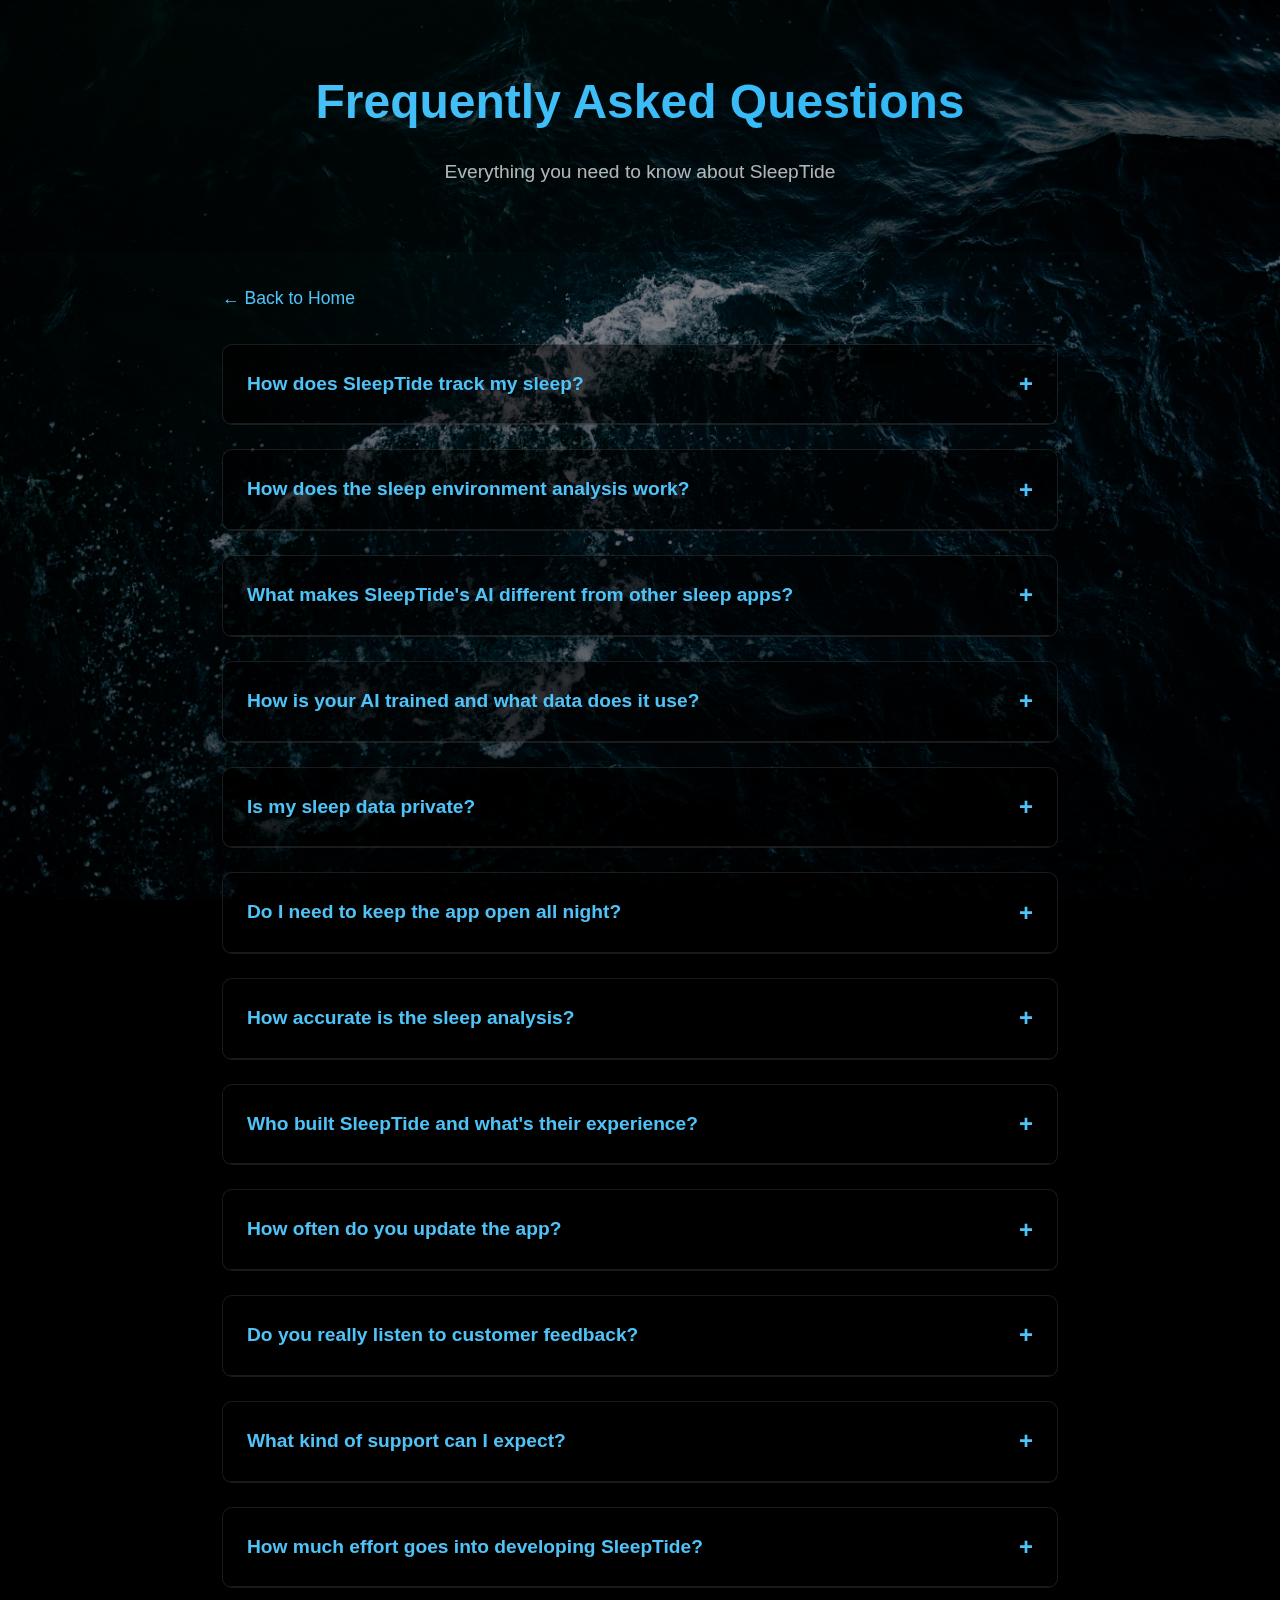
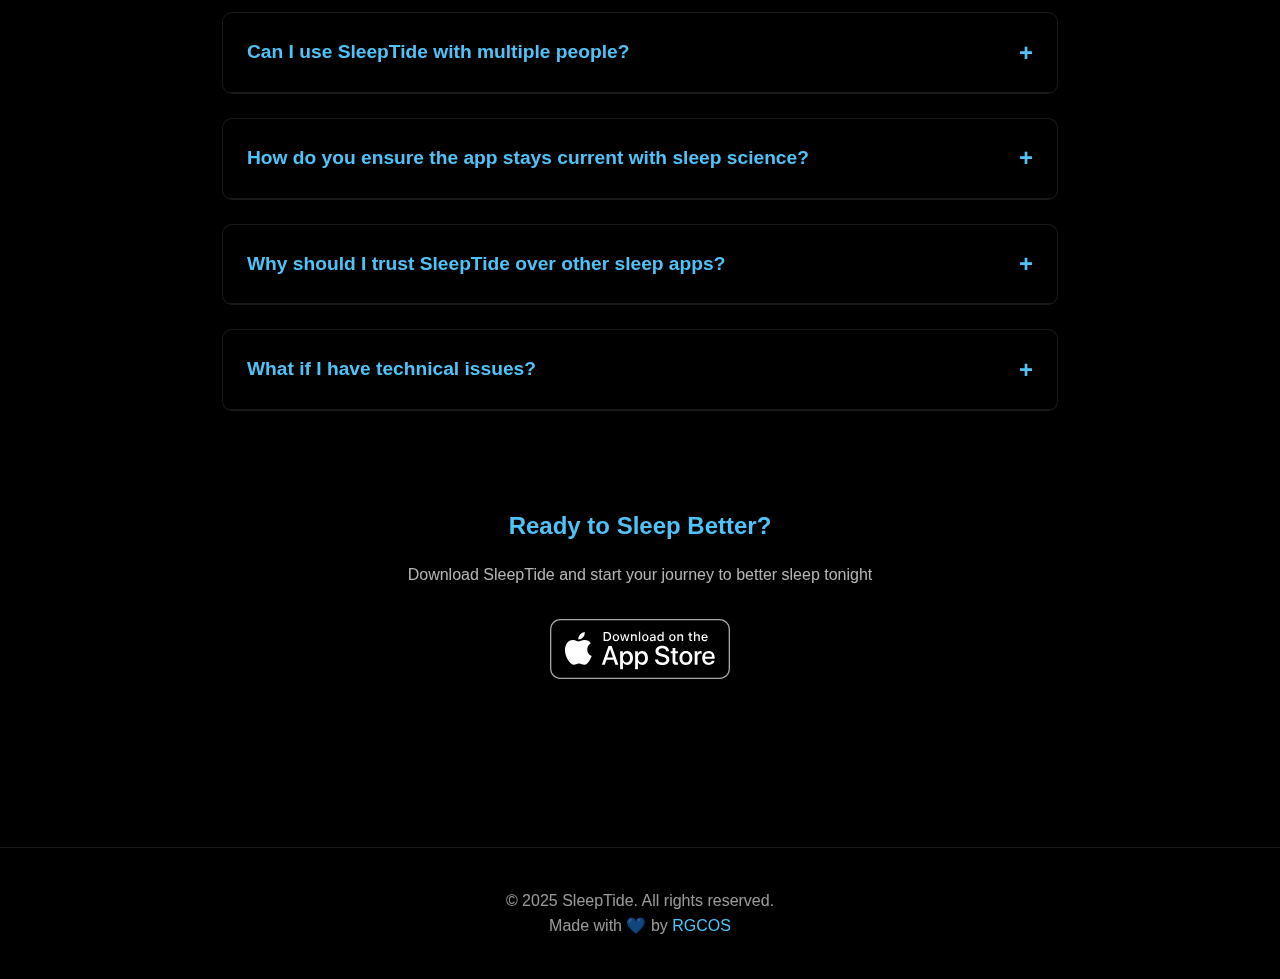
<file: faq.html>
<!DOCTYPE html>
<html lang="en">
<head>
    <meta charset="UTF-8">
    <meta name="viewport" content="width=device-width, initial-scale=1.0">
    
    <!-- SEO Meta Tags -->
    <title>FAQ - SleepTide | Frequently Asked Questions</title>
    <meta name="description" content="Get answers to frequently asked questions about SleepTide sleep app, AI analysis, privacy, sleep tracking, and more.">
    <meta name="keywords" content="sleep app faq, sleeptide questions, sleep tracking help, ai sleep analysis, sleep app support">
    
    <!-- Favicon -->
    <link rel="icon" type="image/jpeg" href="MEDIA/final.jpg">
    <link rel="apple-touch-icon" href="MEDIA/final.jpg">
    
    <style>
        * {
            margin: 0;
            padding: 0;
            box-sizing: border-box;
        }

        body {
            font-family: -apple-system, BlinkMacSystemFont, 'Segoe UI', Roboto, Helvetica, Arial, sans-serif;
            background: #000;
            color: #fff;
            overflow-x: hidden;
            line-height: 1.6;
        }

        .background-wrapper {
            position: fixed;
            top: 0;
            left: 0;
            width: 100%;
            height: 100%;
            z-index: -1;
            background: url('MEDIA/background_ocean.jpg') center/cover no-repeat;
        }

        .background-wrapper::before {
            content: '';
            position: absolute;
            top: 0;
            left: 0;
            width: 100%;
            height: 100%;
            background: linear-gradient(180deg, rgba(0,0,0,0.4) 0%, rgba(0,0,0,0.6) 100%);
        }

        .container {
            max-width: 1200px;
            margin: 0 auto;
            padding: 0 20px;
        }

        :root {
            --accent-yellow: #4fc3f7;
            --text-muted: rgba(255, 255, 255, 0.7);
            --bg-primary: #000;
            --text-light: #fff;
        }

        .faq-header {
            text-align: center;
            padding: 4rem 0;
            background: rgba(0, 0, 0, 0.3);
        }
        
        .faq-container {
            max-width: 900px;
            margin: 0 auto;
            padding: 2rem;
        }
        
        .back-link {
            display: inline-block;
            color: #4fc3f7;
            text-decoration: none;
            margin-bottom: 2rem;
            font-size: 1.1rem;
            transition: color 0.3s ease;
        }
        
        .back-link:hover {
            color: #29b6f6;
        }
        
        .faq-item {
            background: rgba(0, 0, 0, 0.4);
            border-radius: 10px;
            margin-bottom: 1.5rem;
            overflow: hidden;
            border: 1px solid rgba(255, 255, 255, 0.1);
        }
        
        .faq-question {
            padding: 1.5rem;
            cursor: pointer;
            background: rgba(0, 0, 0, 0.2);
            border-bottom: 1px solid rgba(255, 255, 255, 0.1);
            position: relative;
            transition: background-color 0.2s ease;
        }
        
        .faq-question:hover {
            background: rgba(0, 0, 0, 0.3);
        }
        
        .faq-question h3 {
            color: #4fc3f7;
            font-size: 1.2rem;
            font-weight: 600;
            margin: 0;
            padding-right: 2rem;
        }
        
        .faq-toggle {
            position: absolute;
            right: 1.5rem;
            top: 50%;
            transform: translateY(-50%);
            color: #4fc3f7;
            font-size: 1.5rem;
            font-weight: bold;
        }
        
        .faq-answer {
            padding: 0 1.5rem;
            max-height: 0;
            overflow: hidden;
            transition: all 0.3s ease;
        }
        
        .faq-answer.open {
            max-height: 500px;
            padding: 1.5rem;
        }
        
        .faq-answer p {
            color: rgba(255, 255, 255, 0.7);
            line-height: 1.6;
            margin: 0;
        }
        
        .faq-item.active .faq-question {
            background: rgba(244, 208, 63, 0.1);
        }
        
        .faq-item.active .faq-toggle {
            transform: translateY(-50%) rotate(45deg);
        }
    </style>
</head>
<body>
    <div class="background-wrapper"></div>
    <div class="faq-header">
        <div class="container">
            <h1 style="color: #4fc3f7; font-size: 3rem; margin: 0; background: linear-gradient(135deg, #4fc3f7 0%, #29b6f6 100%); -webkit-background-clip: text; -webkit-text-fill-color: transparent; background-clip: text;">Frequently Asked Questions</h1>
            <p style="color: rgba(255, 255, 255, 0.7); font-size: 1.2rem; margin-top: 1rem;">Everything you need to know about SleepTide</p>
        </div>
    </div>

    <div class="faq-container">
        <a href="index.html" class="back-link">← Back to Home</a>
        
        <div class="faq-item">
            <div class="faq-question" onclick="toggleFAQ(this)">
                <h3>How does SleepTide track my sleep?</h3>
                <span class="faq-toggle">+</span>
            </div>
            <div class="faq-answer">
                <p>SleepTide uses your device's microphone to detect breathing patterns, movement, and sleep sounds. The app analyzes this data using advanced AI to provide insights about your sleep quality and patterns.</p>
            </div>
        </div>

        <div class="faq-item">
            <div class="faq-question" onclick="toggleFAQ(this)">
                <h3>How does the sleep environment analysis work?</h3>
                <span class="faq-toggle">+</span>
            </div>
            <div class="faq-answer">
                <p>SleepTide automatically analyzes your bedroom environment using your device's sensors and microphone. It detects room temperature patterns, noise levels, air quality indicators, and lighting conditions to provide personalized recommendations for optimizing your sleep space.</p>
            </div>
        </div>

        <div class="faq-item">
            <div class="faq-question" onclick="toggleFAQ(this)">
                <h3>What makes SleepTide's AI different from other sleep apps?</h3>
                <span class="faq-toggle">+</span>
            </div>
            <div class="faq-answer">
                <p>Our AI is trained on millions of real sleep patterns and sounds from users worldwide, not just generic sleep data. This massive dataset allows us to provide hyper-personalized insights and detect subtle patterns that other apps miss. We continuously improve our algorithms with every sleep session recorded.</p>
            </div>
        </div>

        <div class="faq-item">
            <div class="faq-question" onclick="toggleFAQ(this)">
                <h3>How is your AI trained and what data does it use?</h3>
                <span class="faq-toggle">+</span>
            </div>
            <div class="faq-answer">
                <p>SleepTide's AI is trained on millions of anonymized sleep recordings, breathing patterns, and environmental data from users who opted in to help improve our technology. Our machine learning models analyze acoustic patterns, movement detection, and sleep phase transitions to provide accurate, personalized insights.</p>
            </div>
        </div>

        <div class="faq-item">
            <div class="faq-question" onclick="toggleFAQ(this)">
                <h3>Is my sleep data private?</h3>
                <span class="faq-toggle">+</span>
            </div>
            <div class="faq-answer">
                <p>Yes, your privacy is our top priority. All sleep recordings are processed locally on your device when possible. Cloud analysis is encrypted end-to-end and your data is never shared with third parties. You control your data and can delete it anytime.</p>
            </div>
        </div>

        <div class="faq-item">
            <div class="faq-question" onclick="toggleFAQ(this)">
                <h3>Do I need to keep the app open all night?</h3>
                <span class="faq-toggle">+</span>
            </div>
            <div class="faq-answer">
                <p>No, SleepTide can run in the background. Simply start your sleep tracking and place your device on your nightstand. The app will automatically detect when you fall asleep and wake up.</p>
            </div>
        </div>

        <div class="faq-item">
            <div class="faq-question" onclick="toggleFAQ(this)">
                <h3>How accurate is the sleep analysis?</h3>
                <span class="faq-toggle">+</span>
            </div>
            <div class="faq-answer">
                <p>SleepTide's AI analysis provides clinical-grade accuracy, validated against professional sleep studies. Our technology is continuously refined with real-world data from millions of users. However, for medical concerns, always consult with a healthcare professional.</p>
            </div>
        </div>

        <div class="faq-item">
            <div class="faq-question" onclick="toggleFAQ(this)">
                <h3>Who built SleepTide and what's their experience?</h3>
                <span class="faq-toggle">+</span>
            </div>
            <div class="faq-answer">
                <p>SleepTide was built by an experienced team of developers, sleep researchers, and AI specialists with decades of combined experience in health technology. Our app represents hundreds of thousands of lines of carefully crafted code, developed with attention to detail and user experience.</p>
            </div>
        </div>

        <div class="faq-item">
            <div class="faq-question" onclick="toggleFAQ(this)">
                <h3>How often do you update the app?</h3>
                <span class="faq-toggle">+</span>
            </div>
            <div class="faq-answer">
                <p>We release updates regularly - typically every 2-3 weeks with improvements, new features, and bug fixes. We're constantly working to enhance SleepTide based on user feedback and the latest sleep science research. You'll always have access to the most current version.</p>
            </div>
        </div>

        <div class="faq-item">
            <div class="faq-question" onclick="toggleFAQ(this)">
                <h3>Do you really listen to customer feedback?</h3>
                <span class="faq-toggle">+</span>
            </div>
            <div class="faq-answer">
                <p>Absolutely! User feedback is the driving force behind our development. We read every review, support message, and feature request. Many of our most popular features came directly from user suggestions. We believe our users know best what they need for better sleep.</p>
            </div>
        </div>

        <div class="faq-item">
            <div class="faq-question" onclick="toggleFAQ(this)">
                <h3>What kind of support can I expect?</h3>
                <span class="faq-toggle">+</span>
            </div>
            <div class="faq-answer">
                <p>You'll get real human support from our dedicated team who genuinely care about your sleep journey. We typically respond within 24 hours, often much faster. Our support team includes sleep specialists who can provide personalized guidance beyond just technical help.</p>
            </div>
        </div>

        <div class="faq-item">
            <div class="faq-question" onclick="toggleFAQ(this)">
                <h3>How much effort goes into developing SleepTide?</h3>
                <span class="faq-toggle">+</span>
            </div>
            <div class="faq-answer">
                <p>SleepTide represents hundreds of thousands of lines of meticulously written code, countless hours of testing, and continuous refinement. Every feature is carefully designed and tested to ensure it genuinely helps improve your sleep. We're passionate about creating the best sleep app possible.</p>
            </div>
        </div>

        <div class="faq-item">
            <div class="faq-question" onclick="toggleFAQ(this)">
                <h3>Can I use SleepTide with multiple people?</h3>
                <span class="faq-toggle">+</span>
            </div>
            <div class="faq-answer">
                <p>SleepTide is designed for individual sleep tracking. For couples, we recommend each person use their own device for the most accurate results.</p>
            </div>
        </div>

        <div class="faq-item">
            <div class="faq-question" onclick="toggleFAQ(this)">
                <h3>How do you ensure the app stays current with sleep science?</h3>
                <span class="faq-toggle">+</span>
            </div>
            <div class="faq-answer">
                <p>Our team constantly reviews the latest sleep research and collaborates with sleep specialists to integrate new findings into our app. We update our AI models and recommendations based on emerging sleep science to ensure you always get the most effective guidance.</p>
            </div>
        </div>

        <div class="faq-item">
            <div class="faq-question" onclick="toggleFAQ(this)">
                <h3>Why should I trust SleepTide over other sleep apps?</h3>
                <span class="faq-toggle">+</span>
            </div>
            <div class="faq-answer">
                <p>SleepTide combines cutting-edge AI technology with genuine care for user experience. Unlike generic apps, we've invested in training our AI on millions of real sleep patterns, built hundreds of thousands of lines of quality code, and maintain a dedicated support team. We're constantly improving and always put our users first.</p>
            </div>
        </div>

        <div class="faq-item">
            <div class="faq-question" onclick="toggleFAQ(this)">
                <h3>What if I have technical issues?</h3>
                <span class="faq-toggle">+</span>
            </div>
            <div class="faq-answer">
                <p>You can contact our support team through the app's settings. We have real people who care about solving your problems - not automated responses. We typically respond within 24 hours and work with you until the issue is completely resolved.</p>
            </div>
        </div>

        <!-- CTA Section -->
        <div style="text-align: center; padding: 3rem 0; background: rgba(0, 0, 0, 0.3); border-radius: 15px; margin-top: 3rem;">
            <h2 style="color: #4fc3f7; margin-bottom: 1rem;">Ready to Sleep Better?</h2>
            <p style="color: rgba(255, 255, 255, 0.7); margin-bottom: 2rem;">Download SleepTide and start your journey to better sleep tonight</p>
            <a href="https://sleeptide.app" style="display: inline-block;">
                <img src="MEDIA/AppStoreBlk.svg" alt="Download on the App Store" style="height: 60px; width: auto;">
            </a>
        </div>
    </div>

    <!-- Footer -->
    <footer style="background: rgba(0, 0, 0, 0.8); padding: 40px 0; text-align: center; border-top: 1px solid rgba(255, 255, 255, 0.1); margin-top: 80px;">
        <div class="container">
            <p style="color: rgba(255, 255, 255, 0.6);">&copy; 2025 SleepTide. All rights reserved.</p>
            <p style="color: rgba(255, 255, 255, 0.6);">Made with 💙 by <a href="https://rgcos.com" style="color: #4fc3f7; text-decoration: none;" target="_blank">RGCOS</a></p>
        </div>
    </footer>

    <script>
        function toggleFAQ(element) {
            const faqItem = element.parentElement;
            const answer = faqItem.querySelector('.faq-answer');
            const toggle = element.querySelector('.faq-toggle');
            
            // Close all other FAQ items
            document.querySelectorAll('.faq-item').forEach(item => {
                if (item !== faqItem) {
                    item.classList.remove('active');
                    item.querySelector('.faq-answer').classList.remove('open');
                    item.querySelector('.faq-toggle').textContent = '+';
                }
            });
            
            // Toggle current item
            faqItem.classList.toggle('active');
            answer.classList.toggle('open');
            toggle.textContent = faqItem.classList.contains('active') ? '×' : '+';
        }
    </script>
</body>
</html>
</file>
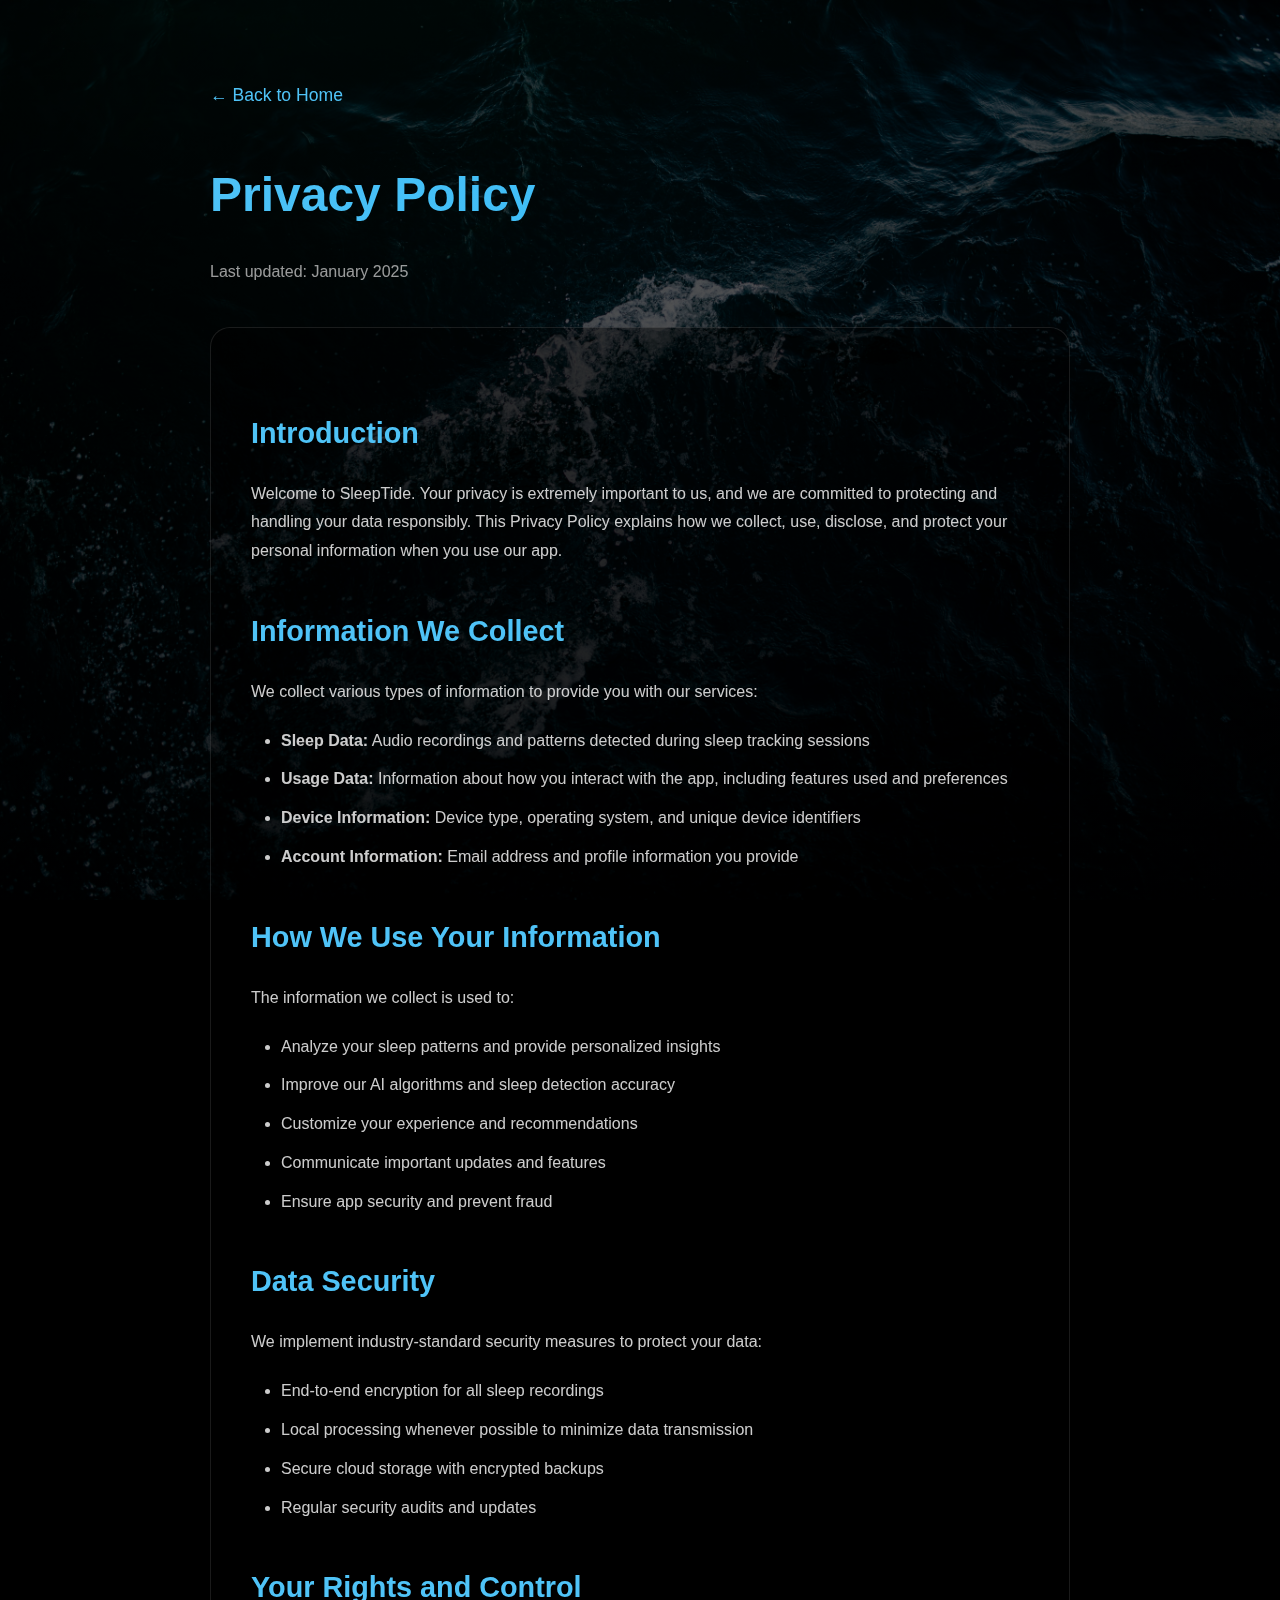
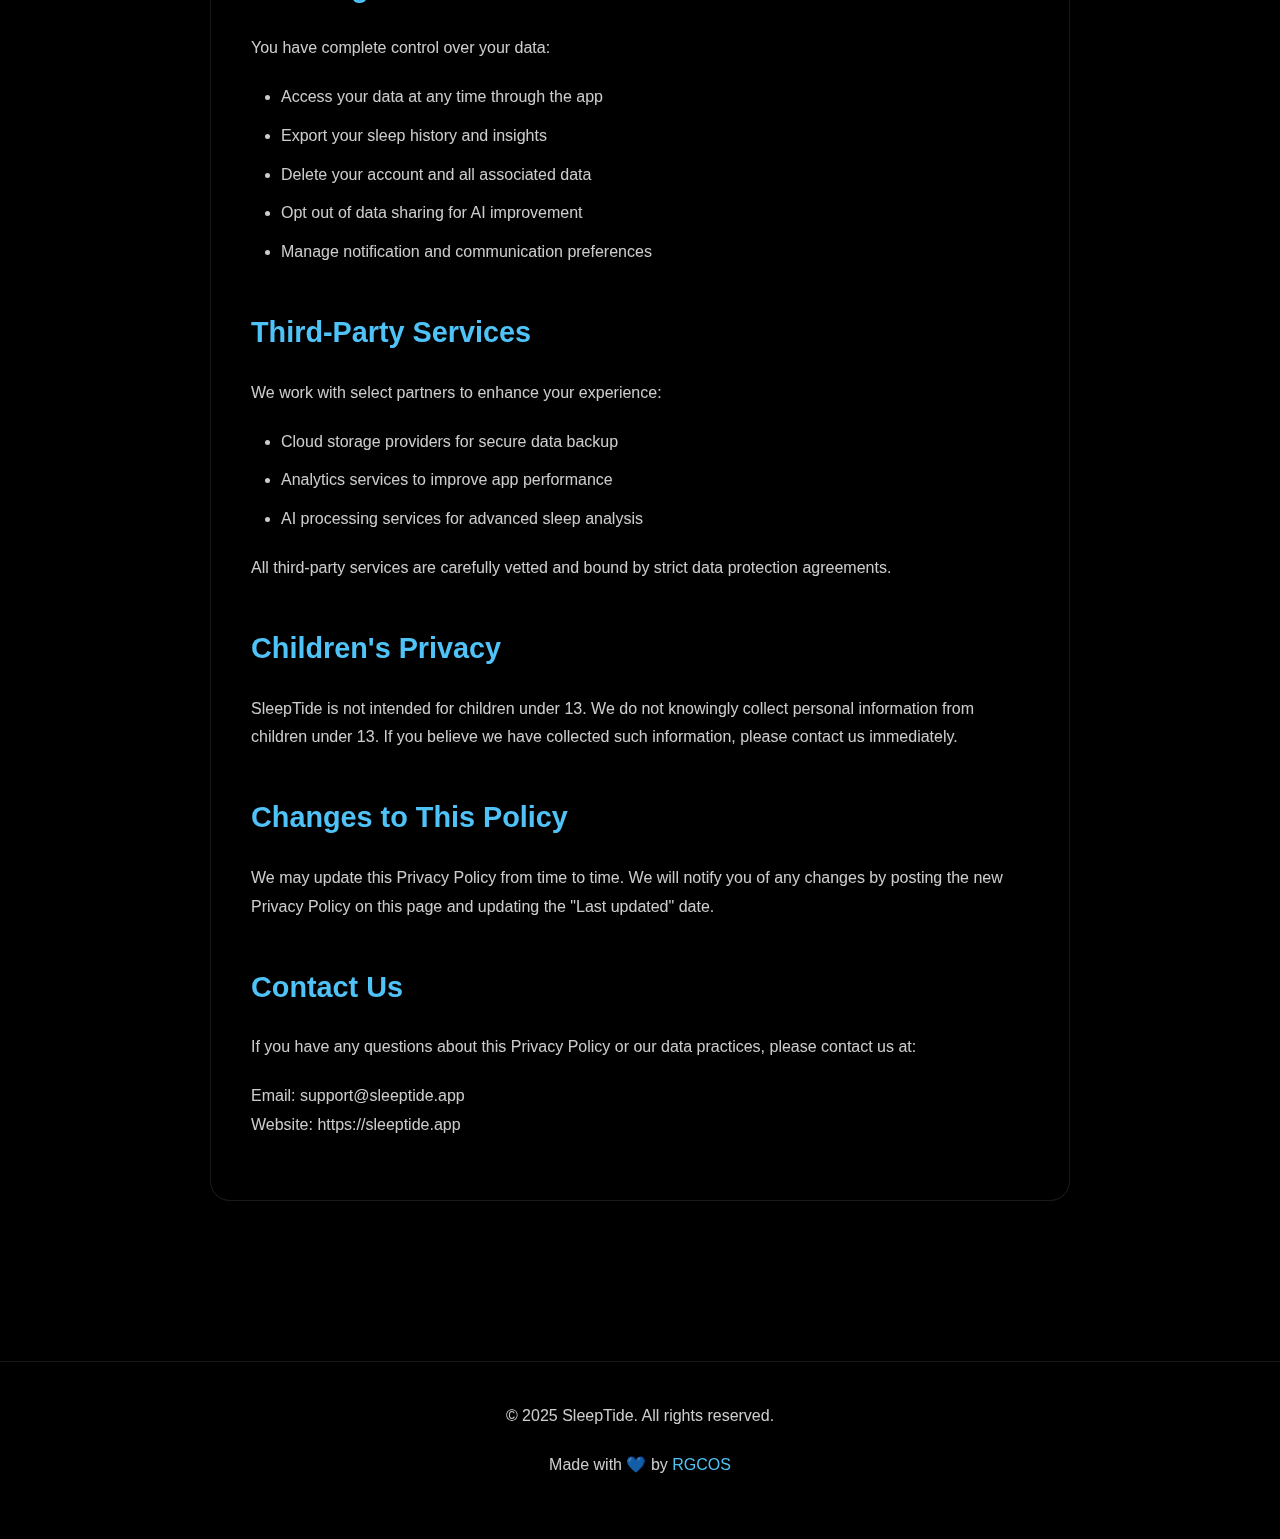
<file: privacy.html>
<!DOCTYPE html>
<html lang="en">
<head>
    <meta charset="UTF-8">
    <meta name="viewport" content="width=device-width, initial-scale=1.0">
    <title>Privacy Policy - SleepTide</title>
    <meta name="description" content="SleepTide Privacy Policy - Learn how we protect and handle your sleep data with complete transparency.">
    <link rel="icon" type="image/jpeg" href="MEDIA/final.jpg">
    <style>
        * {
            margin: 0;
            padding: 0;
            box-sizing: border-box;
        }

        body {
            font-family: -apple-system, BlinkMacSystemFont, 'Segoe UI', Roboto, Helvetica, Arial, sans-serif;
            background: #000;
            color: #fff;
            line-height: 1.8;
        }

        .background-wrapper {
            position: fixed;
            top: 0;
            left: 0;
            width: 100%;
            height: 100%;
            z-index: -1;
            background: url('MEDIA/background_ocean.jpg') center/cover no-repeat;
        }

        .background-wrapper::before {
            content: '';
            position: absolute;
            top: 0;
            left: 0;
            width: 100%;
            height: 100%;
            background: linear-gradient(180deg, rgba(0,0,0,0.6) 0%, rgba(0,0,0,0.8) 100%);
        }

        .container {
            max-width: 900px;
            margin: 0 auto;
            padding: 80px 20px;
        }

        .back-link {
            display: inline-block;
            color: #4fc3f7;
            text-decoration: none;
            margin-bottom: 40px;
            font-size: 1.1rem;
            transition: color 0.3s ease;
        }

        .back-link:hover {
            color: #29b6f6;
        }

        h1 {
            font-size: 3rem;
            margin-bottom: 20px;
            background: linear-gradient(135deg, #4fc3f7 0%, #29b6f6 100%);
            -webkit-background-clip: text;
            -webkit-text-fill-color: transparent;
            background-clip: text;
        }

        .last-updated {
            color: rgba(255, 255, 255, 0.6);
            margin-bottom: 40px;
        }

        .content {
            background: rgba(0, 0, 0, 0.4);
            padding: 40px;
            border-radius: 20px;
            border: 1px solid rgba(255, 255, 255, 0.1);
        }

        h2 {
            font-size: 1.8rem;
            margin: 40px 0 20px;
            color: #4fc3f7;
        }

        p {
            margin-bottom: 20px;
            color: rgba(255, 255, 255, 0.8);
        }

        ul {
            margin: 20px 0;
            padding-left: 30px;
        }

        li {
            margin-bottom: 10px;
            color: rgba(255, 255, 255, 0.8);
        }

        footer {
            background: rgba(0, 0, 0, 0.8);
            padding: 40px 0;
            text-align: center;
            border-top: 1px solid rgba(255, 255, 255, 0.1);
            margin-top: 80px;
        }

        footer a {
            color: #4fc3f7;
            text-decoration: none;
        }

        footer a:hover {
            text-decoration: underline;
        }
    </style>
</head>
<body>
    <div class="background-wrapper"></div>

    <div class="container">
        <a href="index.html" class="back-link">← Back to Home</a>
        
        <h1>Privacy Policy</h1>
        <p class="last-updated">Last updated: January 2025</p>

        <div class="content">
            <h2>Introduction</h2>
            <p>Welcome to SleepTide. Your privacy is extremely important to us, and we are committed to protecting and handling your data responsibly. This Privacy Policy explains how we collect, use, disclose, and protect your personal information when you use our app.</p>

            <h2>Information We Collect</h2>
            <p>We collect various types of information to provide you with our services:</p>
            <ul>
                <li><strong>Sleep Data:</strong> Audio recordings and patterns detected during sleep tracking sessions</li>
                <li><strong>Usage Data:</strong> Information about how you interact with the app, including features used and preferences</li>
                <li><strong>Device Information:</strong> Device type, operating system, and unique device identifiers</li>
                <li><strong>Account Information:</strong> Email address and profile information you provide</li>
            </ul>

            <h2>How We Use Your Information</h2>
            <p>The information we collect is used to:</p>
            <ul>
                <li>Analyze your sleep patterns and provide personalized insights</li>
                <li>Improve our AI algorithms and sleep detection accuracy</li>
                <li>Customize your experience and recommendations</li>
                <li>Communicate important updates and features</li>
                <li>Ensure app security and prevent fraud</li>
            </ul>

            <h2>Data Security</h2>
            <p>We implement industry-standard security measures to protect your data:</p>
            <ul>
                <li>End-to-end encryption for all sleep recordings</li>
                <li>Local processing whenever possible to minimize data transmission</li>
                <li>Secure cloud storage with encrypted backups</li>
                <li>Regular security audits and updates</li>
            </ul>

            <h2>Your Rights and Control</h2>
            <p>You have complete control over your data:</p>
            <ul>
                <li>Access your data at any time through the app</li>
                <li>Export your sleep history and insights</li>
                <li>Delete your account and all associated data</li>
                <li>Opt out of data sharing for AI improvement</li>
                <li>Manage notification and communication preferences</li>
            </ul>

            <h2>Third-Party Services</h2>
            <p>We work with select partners to enhance your experience:</p>
            <ul>
                <li>Cloud storage providers for secure data backup</li>
                <li>Analytics services to improve app performance</li>
                <li>AI processing services for advanced sleep analysis</li>
            </ul>
            <p>All third-party services are carefully vetted and bound by strict data protection agreements.</p>

            <h2>Children's Privacy</h2>
            <p>SleepTide is not intended for children under 13. We do not knowingly collect personal information from children under 13. If you believe we have collected such information, please contact us immediately.</p>

            <h2>Changes to This Policy</h2>
            <p>We may update this Privacy Policy from time to time. We will notify you of any changes by posting the new Privacy Policy on this page and updating the "Last updated" date.</p>

            <h2>Contact Us</h2>
            <p>If you have any questions about this Privacy Policy or our data practices, please contact us at:</p>
            <p>Email: support@sleeptide.app<br>
            Website: https://sleeptide.app</p>
        </div>
    </div>

    <footer>
        <p>© 2025 SleepTide. All rights reserved.</p>
        <p>Made with 💙 by <a href="https://rgcos.com" target="_blank">RGCOS</a></p>
    </footer>
</body>
</html>
</file>
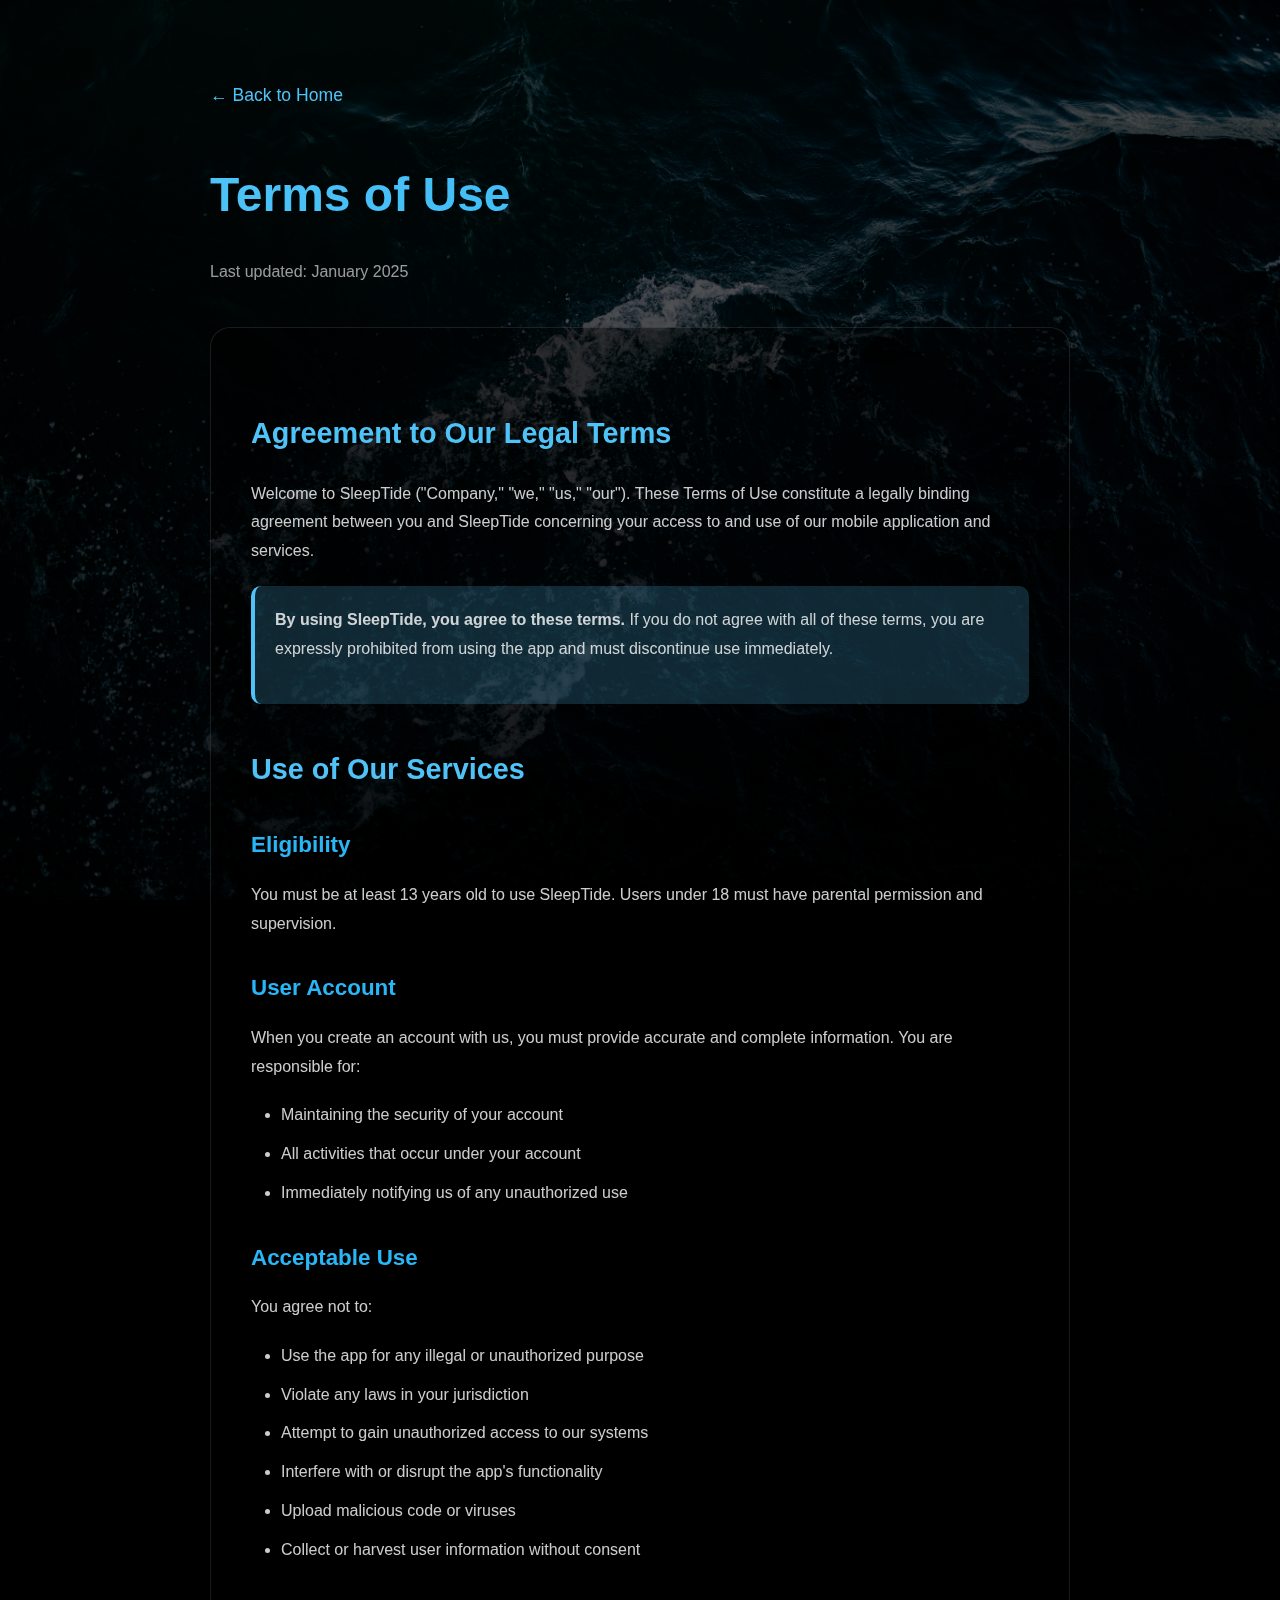
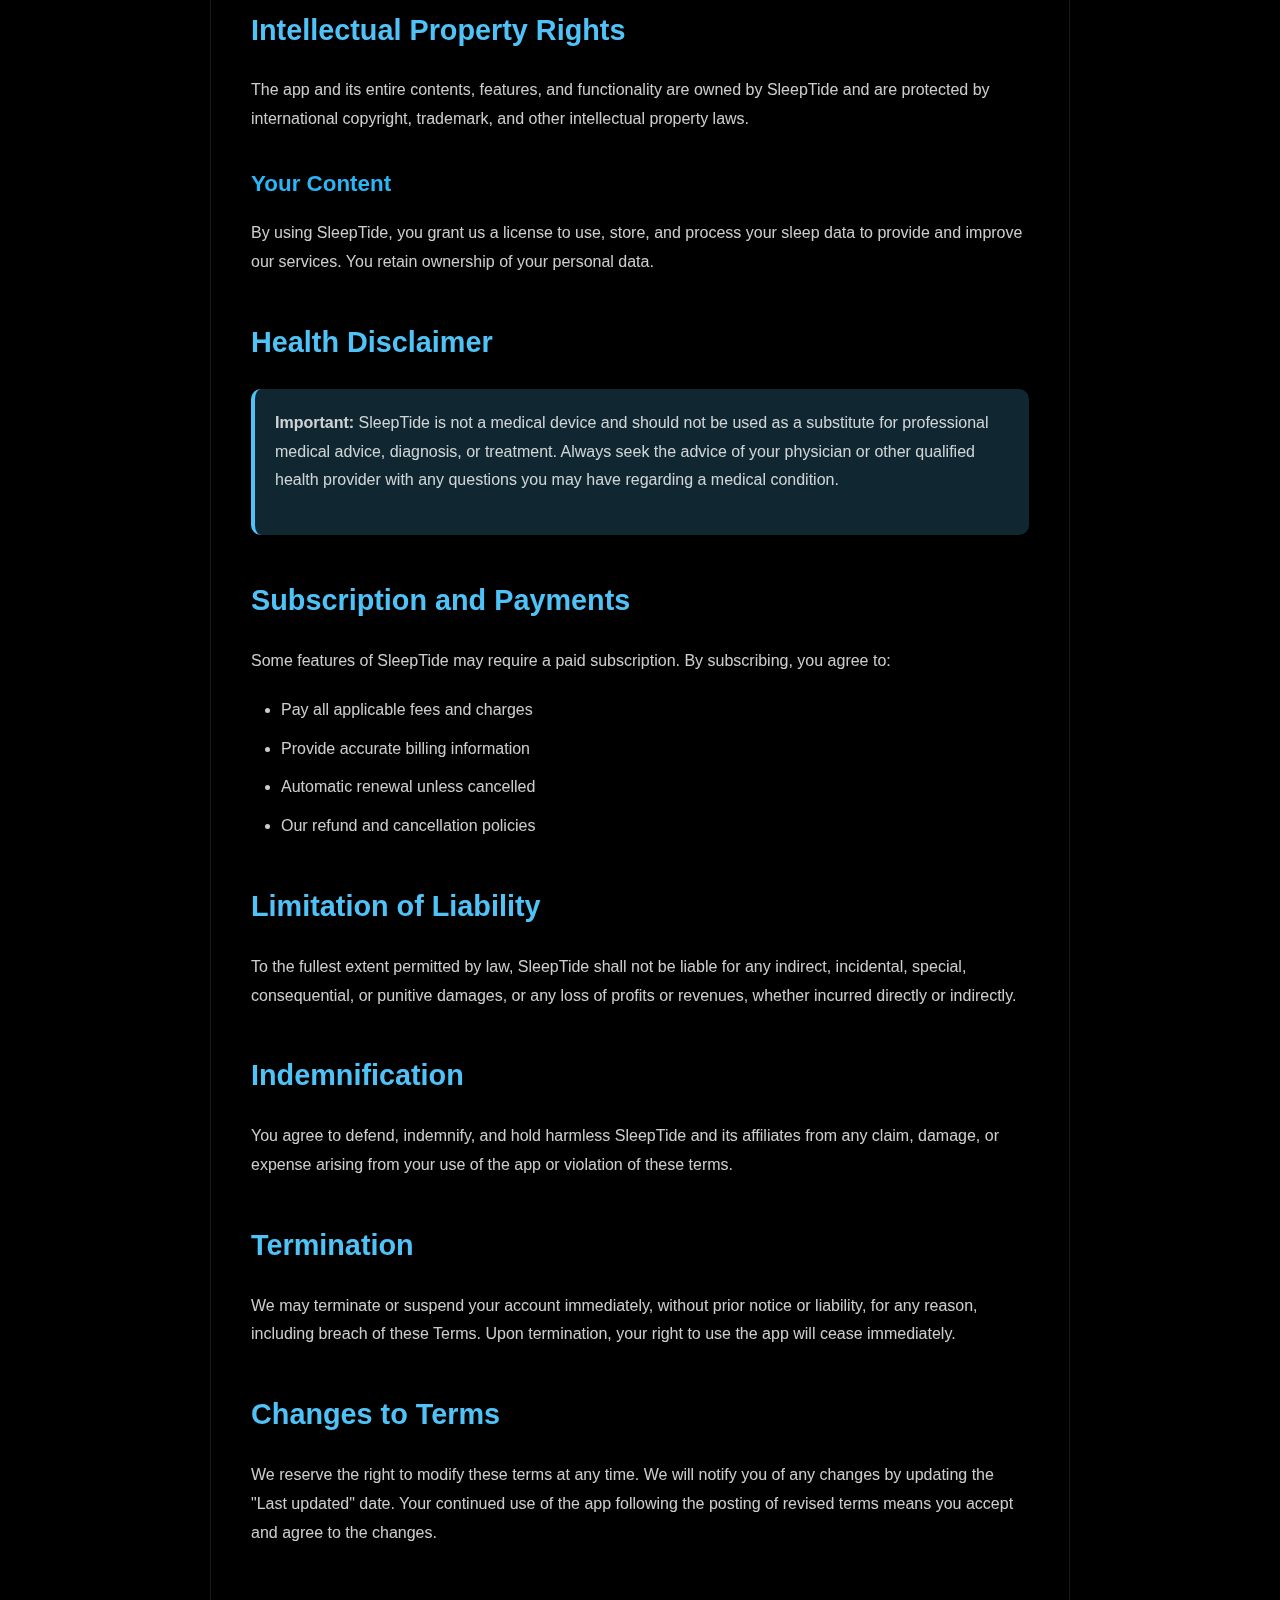
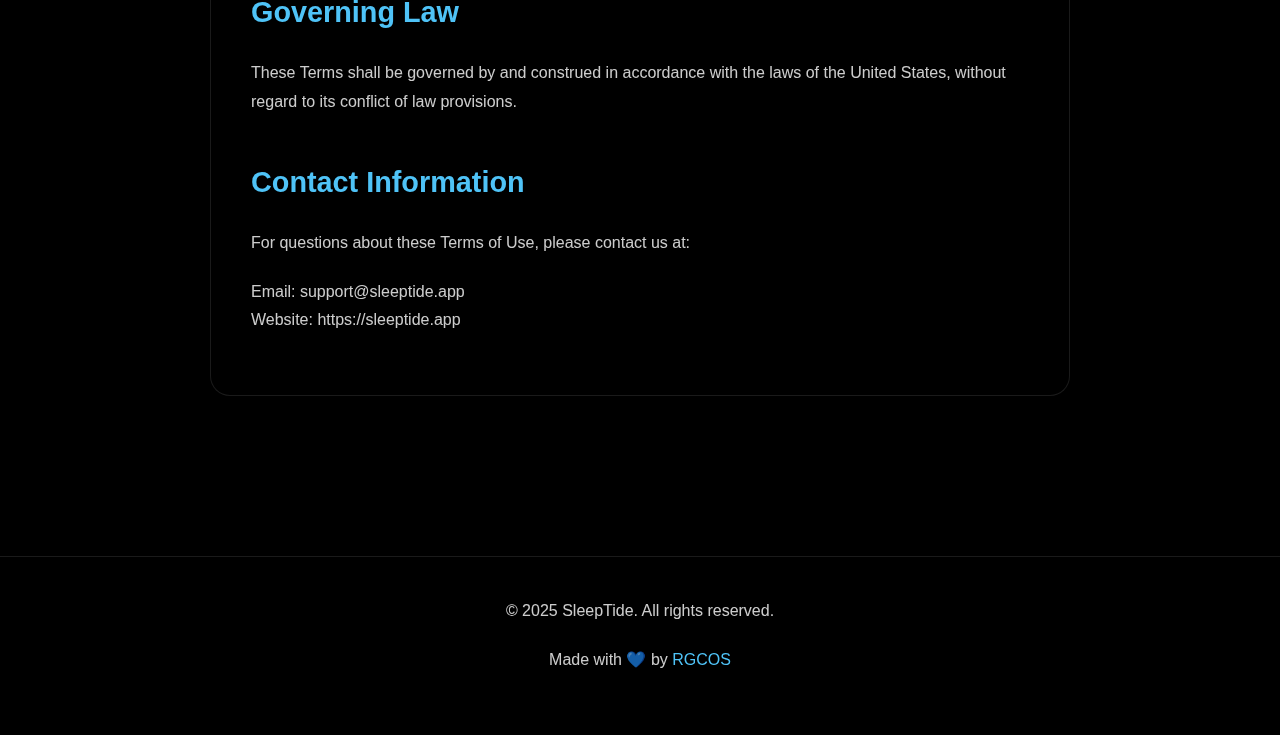
<file: terms.html>
<!DOCTYPE html>
<html lang="en">
<head>
    <meta charset="UTF-8">
    <meta name="viewport" content="width=device-width, initial-scale=1.0">
    <title>Terms of Use - SleepTide</title>
    <meta name="description" content="SleepTide Terms of Use - Understand your rights and responsibilities when using our sleep tracking app.">
    <link rel="icon" type="image/jpeg" href="MEDIA/final.jpg">
    <style>
        * {
            margin: 0;
            padding: 0;
            box-sizing: border-box;
        }

        body {
            font-family: -apple-system, BlinkMacSystemFont, 'Segoe UI', Roboto, Helvetica, Arial, sans-serif;
            background: #000;
            color: #fff;
            line-height: 1.8;
        }

        .background-wrapper {
            position: fixed;
            top: 0;
            left: 0;
            width: 100%;
            height: 100%;
            z-index: -1;
            background: url('MEDIA/background_ocean.jpg') center/cover no-repeat;
        }

        .background-wrapper::before {
            content: '';
            position: absolute;
            top: 0;
            left: 0;
            width: 100%;
            height: 100%;
            background: linear-gradient(180deg, rgba(0,0,0,0.6) 0%, rgba(0,0,0,0.8) 100%);
        }

        .container {
            max-width: 900px;
            margin: 0 auto;
            padding: 80px 20px;
        }

        .back-link {
            display: inline-block;
            color: #4fc3f7;
            text-decoration: none;
            margin-bottom: 40px;
            font-size: 1.1rem;
            transition: color 0.3s ease;
        }

        .back-link:hover {
            color: #29b6f6;
        }

        h1 {
            font-size: 3rem;
            margin-bottom: 20px;
            background: linear-gradient(135deg, #4fc3f7 0%, #29b6f6 100%);
            -webkit-background-clip: text;
            -webkit-text-fill-color: transparent;
            background-clip: text;
        }

        .last-updated {
            color: rgba(255, 255, 255, 0.6);
            margin-bottom: 40px;
        }

        .content {
            background: rgba(0, 0, 0, 0.4);
            padding: 40px;
            border-radius: 20px;
            border: 1px solid rgba(255, 255, 255, 0.1);
        }

        h2 {
            font-size: 1.8rem;
            margin: 40px 0 20px;
            color: #4fc3f7;
        }

        h3 {
            font-size: 1.4rem;
            margin: 30px 0 15px;
            color: #29b6f6;
        }

        p {
            margin-bottom: 20px;
            color: rgba(255, 255, 255, 0.8);
        }

        ul {
            margin: 20px 0;
            padding-left: 30px;
        }

        li {
            margin-bottom: 10px;
            color: rgba(255, 255, 255, 0.8);
        }

        .highlight {
            background: rgba(79, 195, 247, 0.2);
            padding: 20px;
            border-radius: 10px;
            margin: 20px 0;
            border-left: 4px solid #4fc3f7;
        }

        footer {
            background: rgba(0, 0, 0, 0.8);
            padding: 40px 0;
            text-align: center;
            border-top: 1px solid rgba(255, 255, 255, 0.1);
            margin-top: 80px;
        }

        footer a {
            color: #4fc3f7;
            text-decoration: none;
        }

        footer a:hover {
            text-decoration: underline;
        }
    </style>
</head>
<body>
    <div class="background-wrapper"></div>

    <div class="container">
        <a href="index.html" class="back-link">← Back to Home</a>
        
        <h1>Terms of Use</h1>
        <p class="last-updated">Last updated: January 2025</p>

        <div class="content">
            <h2>Agreement to Our Legal Terms</h2>
            <p>Welcome to SleepTide ("Company," "we," "us," "our"). These Terms of Use constitute a legally binding agreement between you and SleepTide concerning your access to and use of our mobile application and services.</p>

            <div class="highlight">
                <p><strong>By using SleepTide, you agree to these terms.</strong> If you do not agree with all of these terms, you are expressly prohibited from using the app and must discontinue use immediately.</p>
            </div>

            <h2>Use of Our Services</h2>
            
            <h3>Eligibility</h3>
            <p>You must be at least 13 years old to use SleepTide. Users under 18 must have parental permission and supervision.</p>

            <h3>User Account</h3>
            <p>When you create an account with us, you must provide accurate and complete information. You are responsible for:</p>
            <ul>
                <li>Maintaining the security of your account</li>
                <li>All activities that occur under your account</li>
                <li>Immediately notifying us of any unauthorized use</li>
            </ul>

            <h3>Acceptable Use</h3>
            <p>You agree not to:</p>
            <ul>
                <li>Use the app for any illegal or unauthorized purpose</li>
                <li>Violate any laws in your jurisdiction</li>
                <li>Attempt to gain unauthorized access to our systems</li>
                <li>Interfere with or disrupt the app's functionality</li>
                <li>Upload malicious code or viruses</li>
                <li>Collect or harvest user information without consent</li>
            </ul>

            <h2>Intellectual Property Rights</h2>
            <p>The app and its entire contents, features, and functionality are owned by SleepTide and are protected by international copyright, trademark, and other intellectual property laws.</p>

            <h3>Your Content</h3>
            <p>By using SleepTide, you grant us a license to use, store, and process your sleep data to provide and improve our services. You retain ownership of your personal data.</p>

            <h2>Health Disclaimer</h2>
            <div class="highlight">
                <p><strong>Important:</strong> SleepTide is not a medical device and should not be used as a substitute for professional medical advice, diagnosis, or treatment. Always seek the advice of your physician or other qualified health provider with any questions you may have regarding a medical condition.</p>
            </div>

            <h2>Subscription and Payments</h2>
            <p>Some features of SleepTide may require a paid subscription. By subscribing, you agree to:</p>
            <ul>
                <li>Pay all applicable fees and charges</li>
                <li>Provide accurate billing information</li>
                <li>Automatic renewal unless cancelled</li>
                <li>Our refund and cancellation policies</li>
            </ul>

            <h2>Limitation of Liability</h2>
            <p>To the fullest extent permitted by law, SleepTide shall not be liable for any indirect, incidental, special, consequential, or punitive damages, or any loss of profits or revenues, whether incurred directly or indirectly.</p>

            <h2>Indemnification</h2>
            <p>You agree to defend, indemnify, and hold harmless SleepTide and its affiliates from any claim, damage, or expense arising from your use of the app or violation of these terms.</p>

            <h2>Termination</h2>
            <p>We may terminate or suspend your account immediately, without prior notice or liability, for any reason, including breach of these Terms. Upon termination, your right to use the app will cease immediately.</p>

            <h2>Changes to Terms</h2>
            <p>We reserve the right to modify these terms at any time. We will notify you of any changes by updating the "Last updated" date. Your continued use of the app following the posting of revised terms means you accept and agree to the changes.</p>

            <h2>Governing Law</h2>
            <p>These Terms shall be governed by and construed in accordance with the laws of the United States, without regard to its conflict of law provisions.</p>

            <h2>Contact Information</h2>
            <p>For questions about these Terms of Use, please contact us at:</p>
            <p>Email: support@sleeptide.app<br>
            Website: https://sleeptide.app</p>
        </div>
    </div>

    <footer>
        <p>© 2025 SleepTide. All rights reserved.</p>
        <p>Made with 💙 by <a href="https://rgcos.com" target="_blank">RGCOS</a></p>
    </footer>
</body>
</html>
</file>
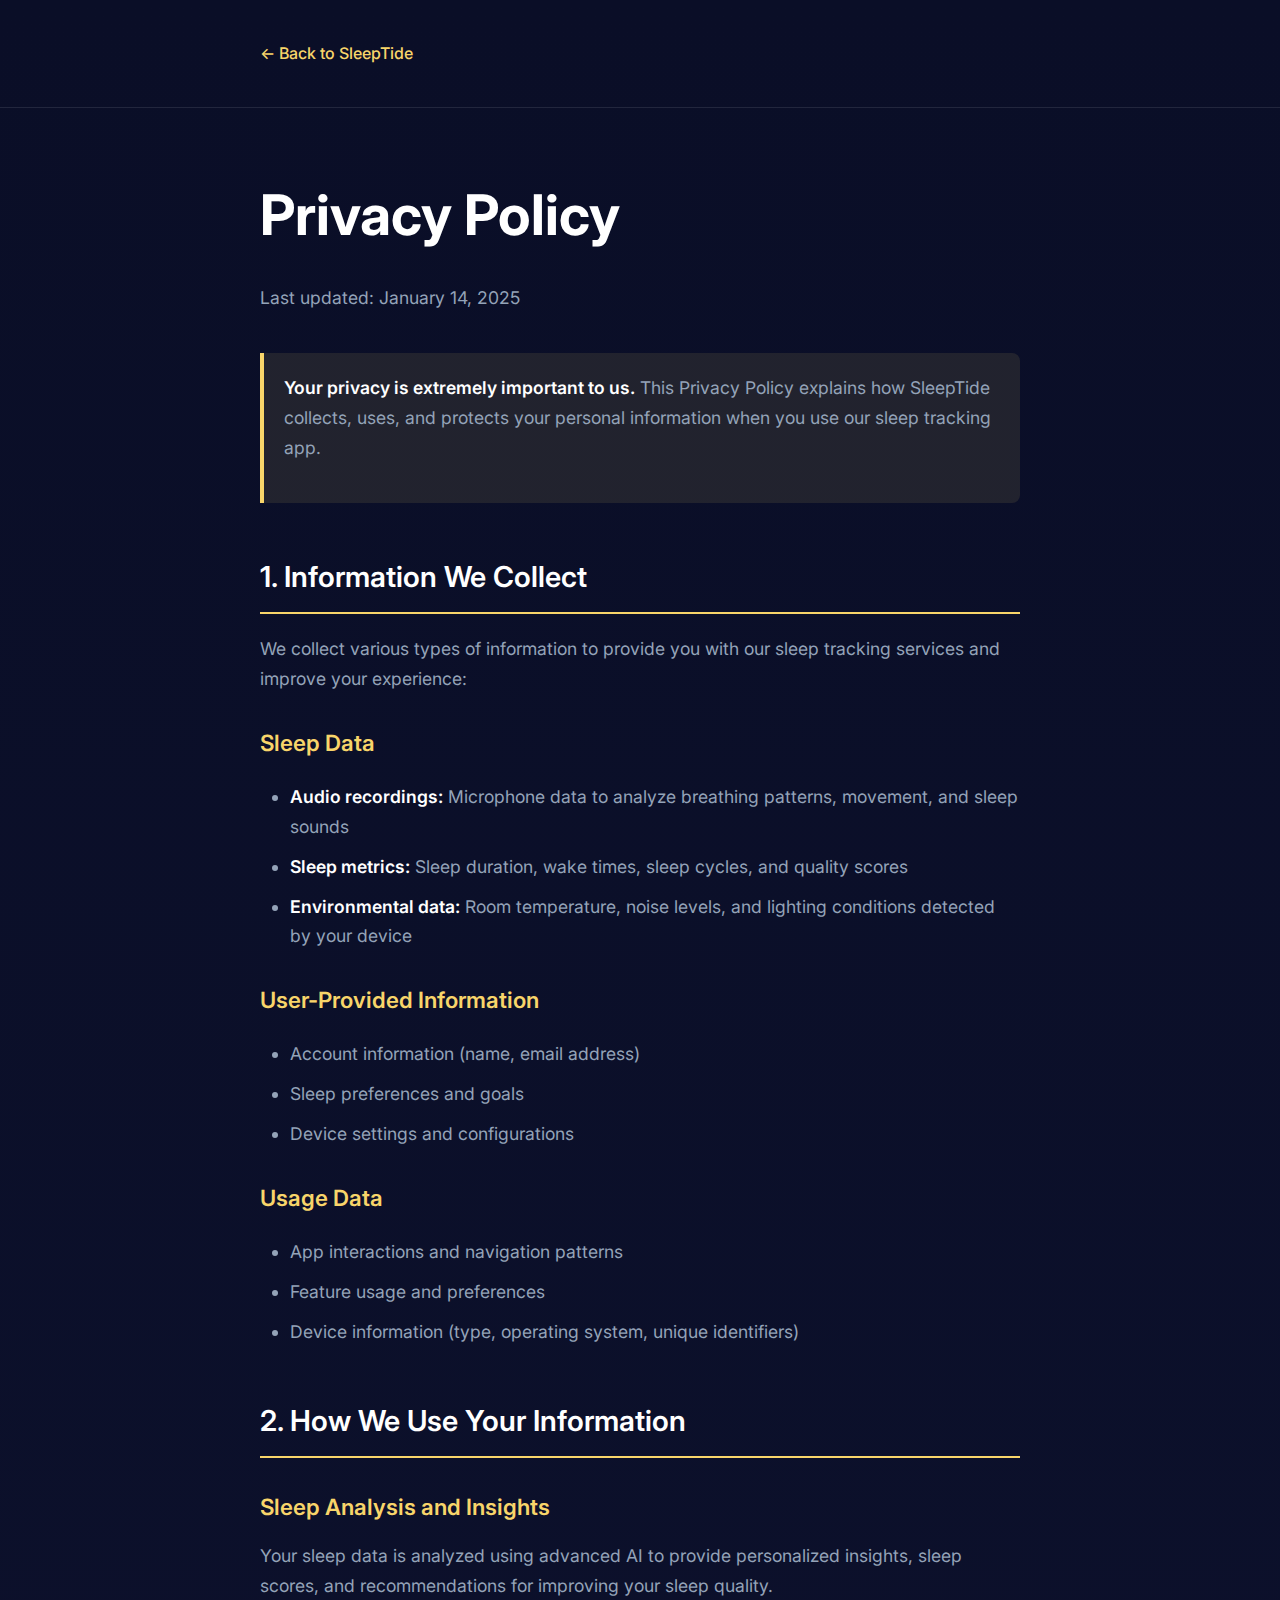
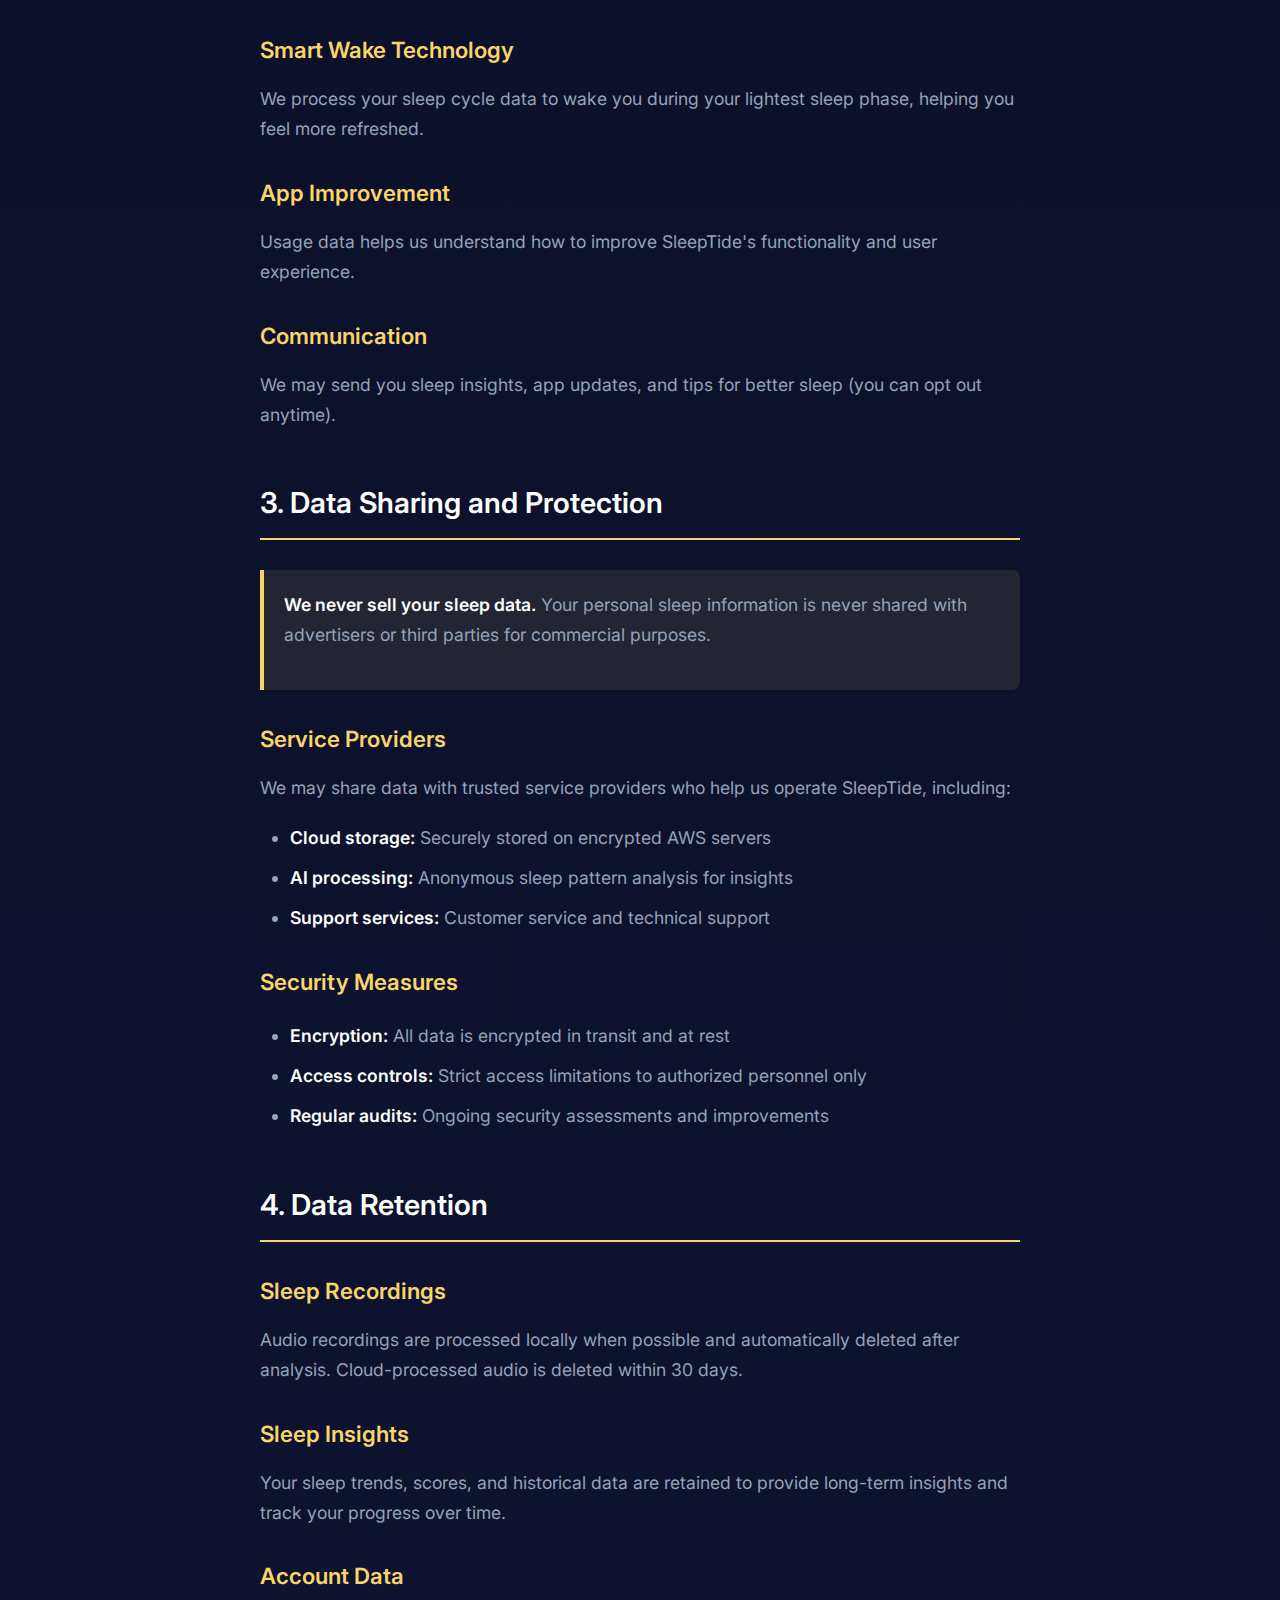
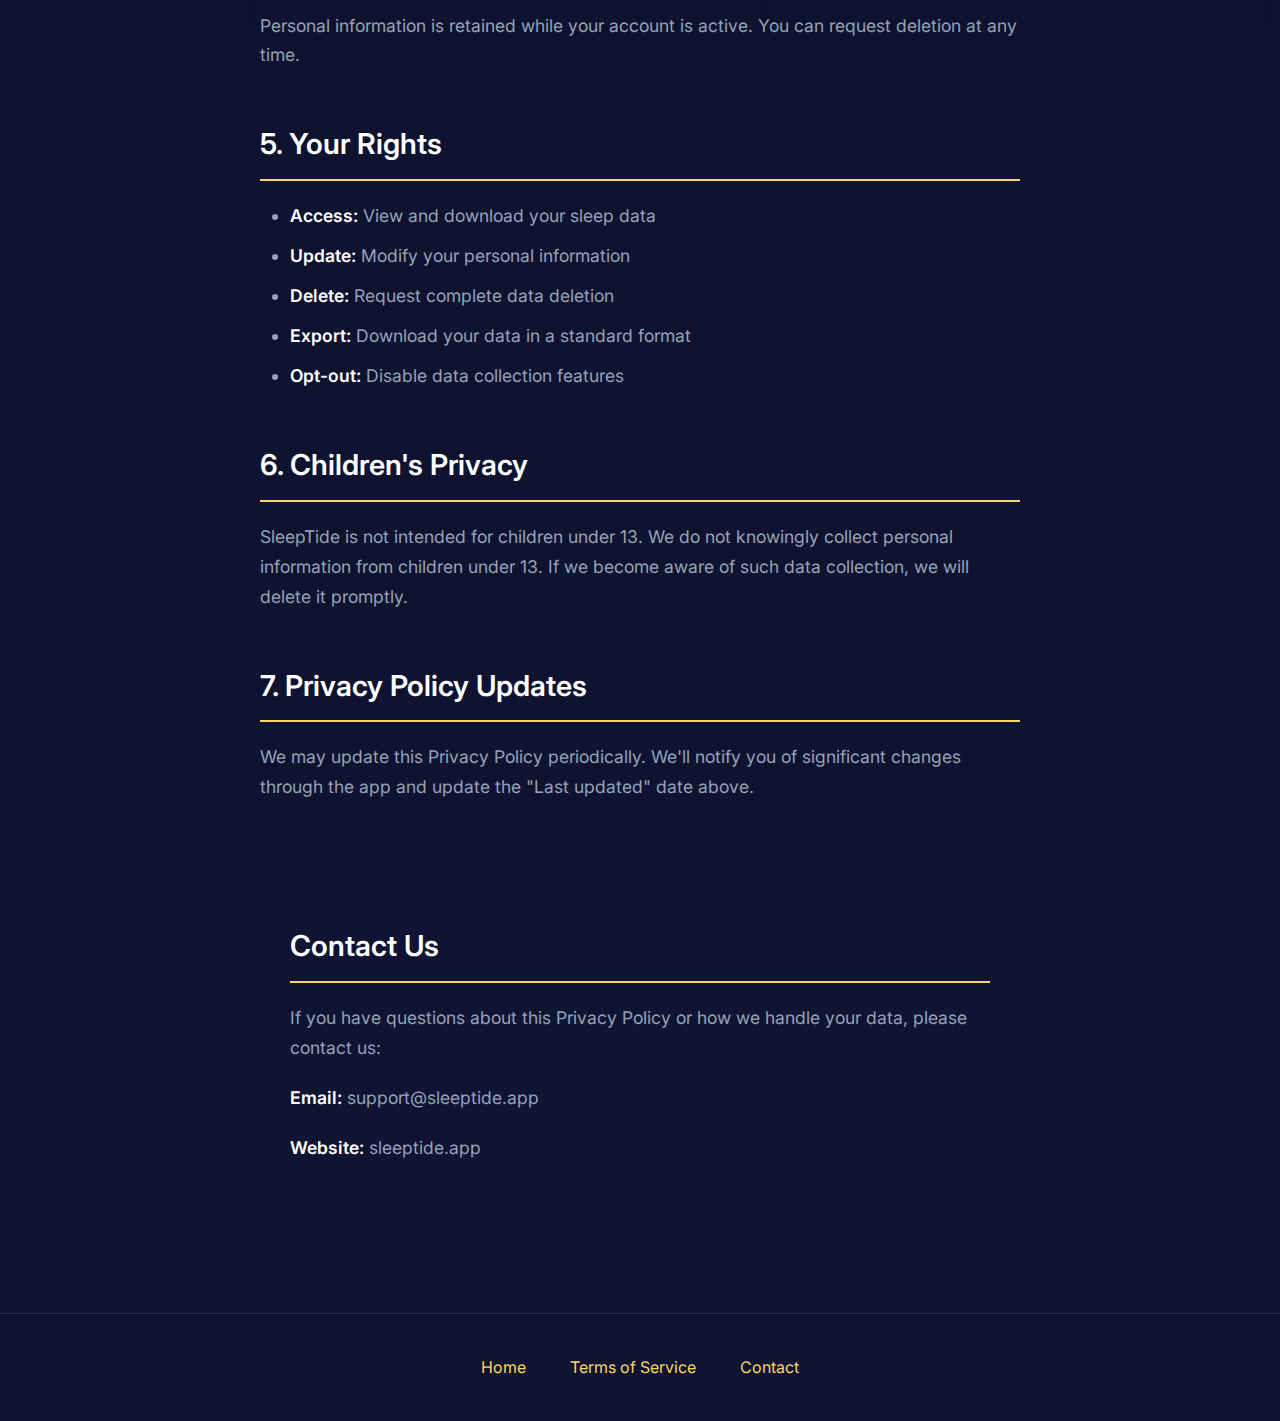
<file: public/privacy.html>
<!DOCTYPE html>
<html lang="en">
<head>
    <meta charset="UTF-8">
    <meta name="viewport" content="width=device-width, initial-scale=1.0">
    <title>Privacy Policy - SleepTide</title>
    <meta name="description" content="SleepTide Privacy Policy - How we collect, use, and protect your personal information and sleep data.">
    
    <link rel="icon" type="image/x-icon" href="/favicon.ico?v=2">
    <link rel="icon" type="image/jpeg" href="/MEDIA/final.jpg">
    <link rel="apple-touch-icon" href="/MEDIA/final.jpg">
    
    <link rel="preconnect" href="https://fonts.googleapis.com">
    <link rel="preconnect" href="https://fonts.gstatic.com" crossorigin>
    <link href="https://fonts.googleapis.com/css2?family=Inter:wght@400;500;600;700&display=swap" rel="stylesheet">
    
    <style>
        :root {
            --bg: #0a0e27;
            --bg-secondary: #0f1432;
            --text: #ffffff;
            --text-muted: #94a3b8;
            --accent: #F8D56A;
            --transition: 250ms ease;
        }

        * {
            margin: 0;
            padding: 0;
            box-sizing: border-box;
        }

        body {
            font-family: -apple-system, BlinkMacSystemFont, 'SF Pro Display', 'Inter', sans-serif;
            background: linear-gradient(180deg, var(--bg) 0%, var(--bg-secondary) 100%);
            color: var(--text);
            line-height: 1.7;
            min-height: 100vh;
        }

        .container {
            max-width: 800px;
            margin: 0 auto;
            padding: 0 20px;
        }

        .header {
            padding: 40px 0;
            border-bottom: 1px solid rgba(255, 255, 255, 0.1);
        }

        .header a {
            color: var(--accent);
            text-decoration: none;
            font-weight: 500;
            transition: opacity var(--transition);
        }

        .header a:hover {
            opacity: 0.8;
        }

        .content {
            padding: 60px 0;
        }

        h1 {
            font-size: clamp(2.5rem, 5vw, 3.5rem);
            font-weight: 700;
            margin-bottom: 20px;
            color: var(--text);
        }

        .last-updated {
            color: var(--text-muted);
            margin-bottom: 40px;
            font-size: 1.1rem;
        }

        h2 {
            font-size: 1.8rem;
            font-weight: 600;
            margin: 50px 0 20px 0;
            color: var(--text);
            border-bottom: 2px solid var(--accent);
            padding-bottom: 10px;
        }

        h3 {
            font-size: 1.4rem;
            font-weight: 600;
            margin: 30px 0 15px 0;
            color: var(--accent);
        }

        p {
            margin-bottom: 20px;
            font-size: 1.1rem;
            color: var(--text-muted);
        }

        ul {
            margin: 20px 0 20px 30px;
        }

        li {
            margin-bottom: 10px;
            color: var(--text-muted);
            font-size: 1.1rem;
        }

        strong {
            color: var(--text);
            font-weight: 600;
        }

        .highlight-box {
            background: rgba(248, 213, 106, 0.1);
            border-left: 4px solid var(--accent);
            padding: 20px;
            margin: 30px 0;
            border-radius: 0 8px 8px 0;
        }

        .contact-info {
            background: var(--bg-secondary);
            padding: 30px;
            border-radius: 12px;
            margin: 40px 0;
        }

        .footer {
            padding: 40px 0;
            border-top: 1px solid rgba(255, 255, 255, 0.1);
            text-align: center;
        }

        .footer a {
            color: var(--accent);
            text-decoration: none;
            margin: 0 20px;
            transition: opacity var(--transition);
        }

        .footer a:hover {
            opacity: 0.8;
        }

        @media (max-width: 768px) {
            .container {
                padding: 0 15px;
            }
            
            .content {
                padding: 40px 0;
            }
            
            h1 {
                margin-bottom: 15px;
                font-size: clamp(2rem, 6vw, 2.5rem);
            }
            
            h2 {
                margin: 30px 0 15px 0;
                font-size: clamp(1.4rem, 5vw, 1.8rem);
            }
            
            h3 {
                font-size: clamp(1.1rem, 4vw, 1.4rem);
                margin: 25px 0 12px 0;
            }
            
            p {
                font-size: 1rem;
                line-height: 1.6;
                margin-bottom: 16px;
            }
            
            li {
                font-size: 1rem;
                line-height: 1.6;
            }
            
            .contact-info {
                padding: 20px;
                margin: 30px 0;
            }
        }
        
        @media (max-width: 480px) {
            .container {
                padding: 0 12px;
            }
            
            .content {
                padding: 30px 0;
            }
            
            .header {
                padding: 30px 0;
            }
        }
    </style>
</head>
<body>
    <header class="header">
        <div class="container">
            <a href="/">&larr; Back to SleepTide</a>
        </div>
    </header>

    <main class="content">
        <div class="container">
            <h1>Privacy Policy</h1>
            <p class="last-updated">Last updated: January 14, 2025</p>

            <div class="highlight-box">
                <p><strong>Your privacy is extremely important to us.</strong> This Privacy Policy explains how SleepTide collects, uses, and protects your personal information when you use our sleep tracking app.</p>
            </div>

            <h2>1. Information We Collect</h2>
            <p>We collect various types of information to provide you with our sleep tracking services and improve your experience:</p>
            
            <h3>Sleep Data</h3>
            <ul>
                <li><strong>Audio recordings:</strong> Microphone data to analyze breathing patterns, movement, and sleep sounds</li>
                <li><strong>Sleep metrics:</strong> Sleep duration, wake times, sleep cycles, and quality scores</li>
                <li><strong>Environmental data:</strong> Room temperature, noise levels, and lighting conditions detected by your device</li>
            </ul>

            <h3>User-Provided Information</h3>
            <ul>
                <li>Account information (name, email address)</li>
                <li>Sleep preferences and goals</li>
                <li>Device settings and configurations</li>
            </ul>

            <h3>Usage Data</h3>
            <ul>
                <li>App interactions and navigation patterns</li>
                <li>Feature usage and preferences</li>
                <li>Device information (type, operating system, unique identifiers)</li>
            </ul>

            <h2>2. How We Use Your Information</h2>
            
            <h3>Sleep Analysis and Insights</h3>
            <p>Your sleep data is analyzed using advanced AI to provide personalized insights, sleep scores, and recommendations for improving your sleep quality.</p>

            <h3>Smart Wake Technology</h3>
            <p>We process your sleep cycle data to wake you during your lightest sleep phase, helping you feel more refreshed.</p>

            <h3>App Improvement</h3>
            <p>Usage data helps us understand how to improve SleepTide's functionality and user experience.</p>

            <h3>Communication</h3>
            <p>We may send you sleep insights, app updates, and tips for better sleep (you can opt out anytime).</p>

            <h2>3. Data Sharing and Protection</h2>
            
            <div class="highlight-box">
                <p><strong>We never sell your sleep data.</strong> Your personal sleep information is never shared with advertisers or third parties for commercial purposes.</p>
            </div>

            <h3>Service Providers</h3>
            <p>We may share data with trusted service providers who help us operate SleepTide, including:</p>
            <ul>
                <li><strong>Cloud storage:</strong> Securely stored on encrypted AWS servers</li>
                <li><strong>AI processing:</strong> Anonymous sleep pattern analysis for insights</li>
                <li><strong>Support services:</strong> Customer service and technical support</li>
            </ul>

            <h3>Security Measures</h3>
            <ul>
                <li><strong>Encryption:</strong> All data is encrypted in transit and at rest</li>
                <li><strong>Access controls:</strong> Strict access limitations to authorized personnel only</li>
                <li><strong>Regular audits:</strong> Ongoing security assessments and improvements</li>
            </ul>

            <h2>4. Data Retention</h2>
            
            <h3>Sleep Recordings</h3>
            <p>Audio recordings are processed locally when possible and automatically deleted after analysis. Cloud-processed audio is deleted within 30 days.</p>

            <h3>Sleep Insights</h3>
            <p>Your sleep trends, scores, and historical data are retained to provide long-term insights and track your progress over time.</p>

            <h3>Account Data</h3>
            <p>Personal information is retained while your account is active. You can request deletion at any time.</p>

            <h2>5. Your Rights</h2>
            <ul>
                <li><strong>Access:</strong> View and download your sleep data</li>
                <li><strong>Update:</strong> Modify your personal information</li>
                <li><strong>Delete:</strong> Request complete data deletion</li>
                <li><strong>Export:</strong> Download your data in a standard format</li>
                <li><strong>Opt-out:</strong> Disable data collection features</li>
            </ul>

            <h2>6. Children's Privacy</h2>
            <p>SleepTide is not intended for children under 13. We do not knowingly collect personal information from children under 13. If we become aware of such data collection, we will delete it promptly.</p>

            <h2>7. Privacy Policy Updates</h2>
            <p>We may update this Privacy Policy periodically. We'll notify you of significant changes through the app and update the "Last updated" date above.</p>

            <div class="contact-info">
                <h2>Contact Us</h2>
                <p>If you have questions about this Privacy Policy or how we handle your data, please contact us:</p>
                <p><strong>Email:</strong> support@sleeptide.app</p>
                <p><strong>Website:</strong> sleeptide.app</p>
            </div>
        </div>
    </main>

    <footer class="footer">
        <div class="container">
            <a href="/">Home</a>
            <a href="/terms.html">Terms of Service</a>
            <a href="mailto:support@sleeptide.app">Contact</a>
        </div>
    </footer>
</body>
</html>
</file>
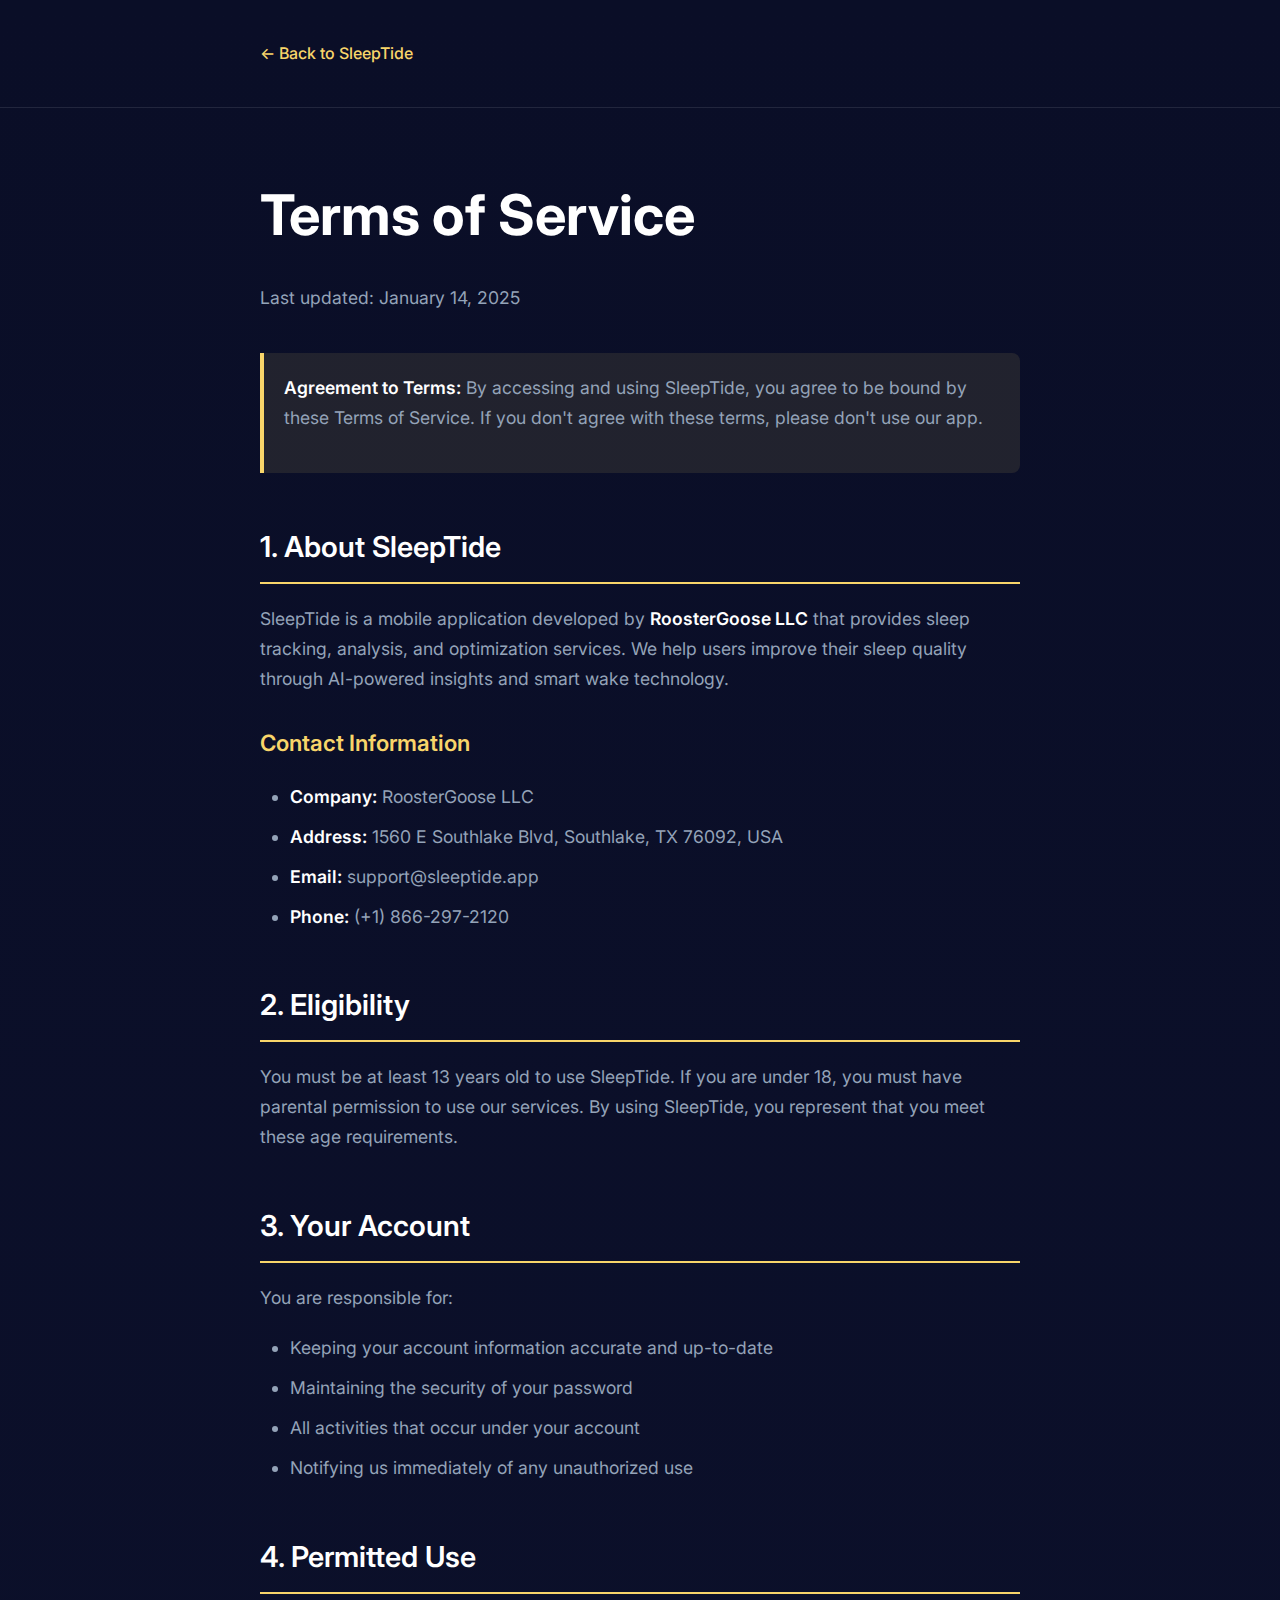
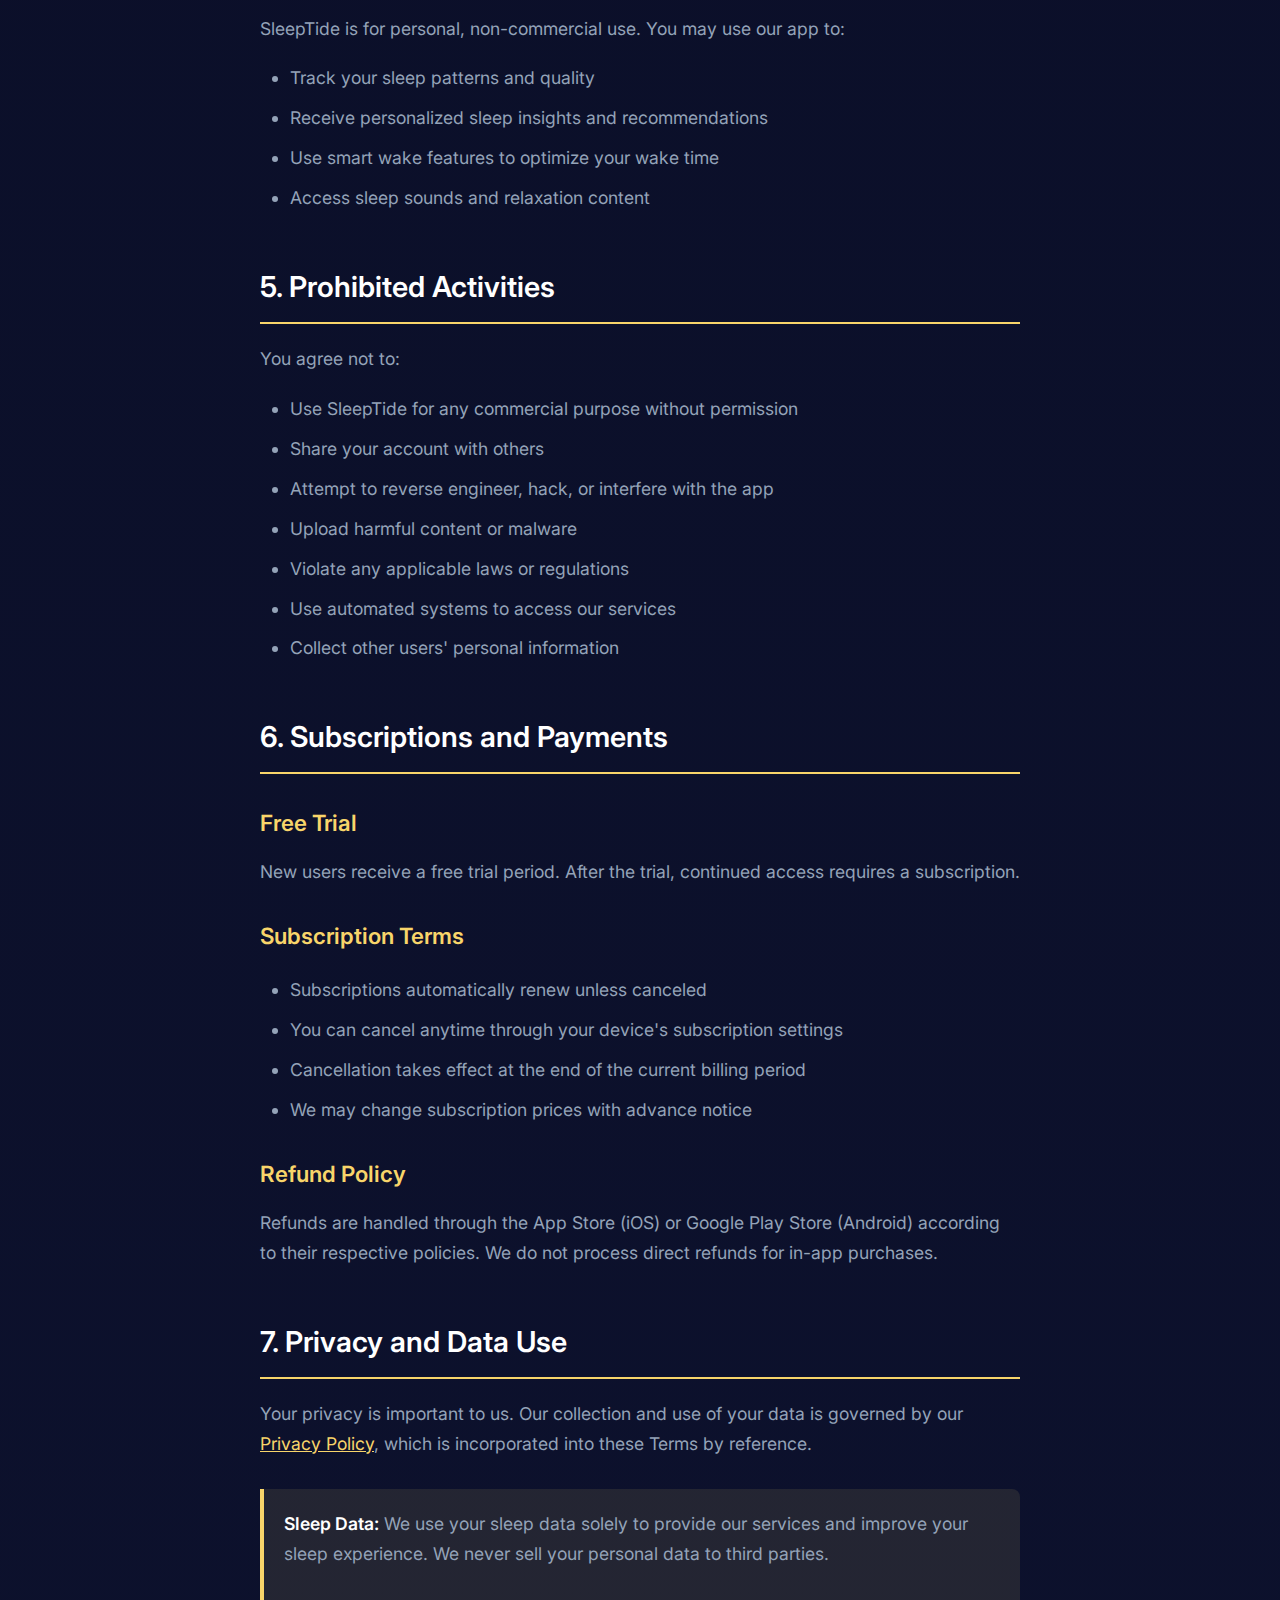
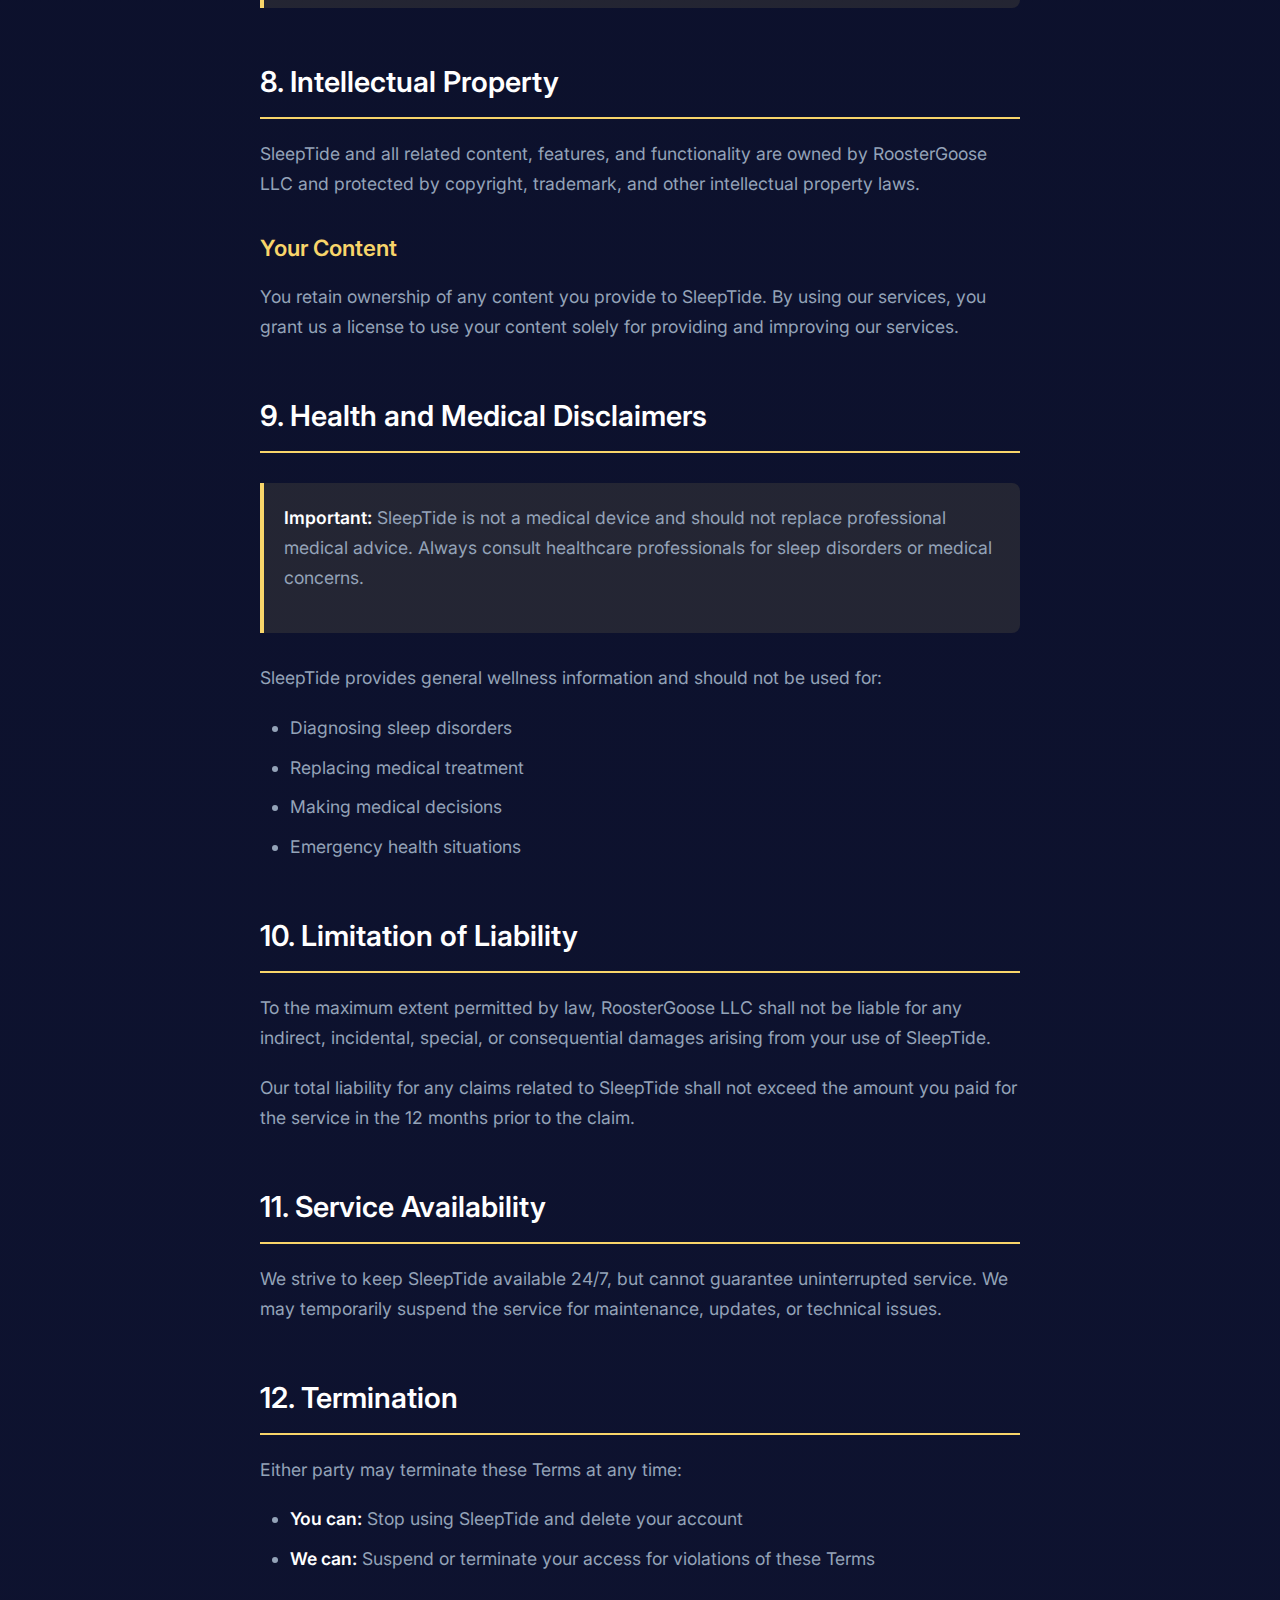
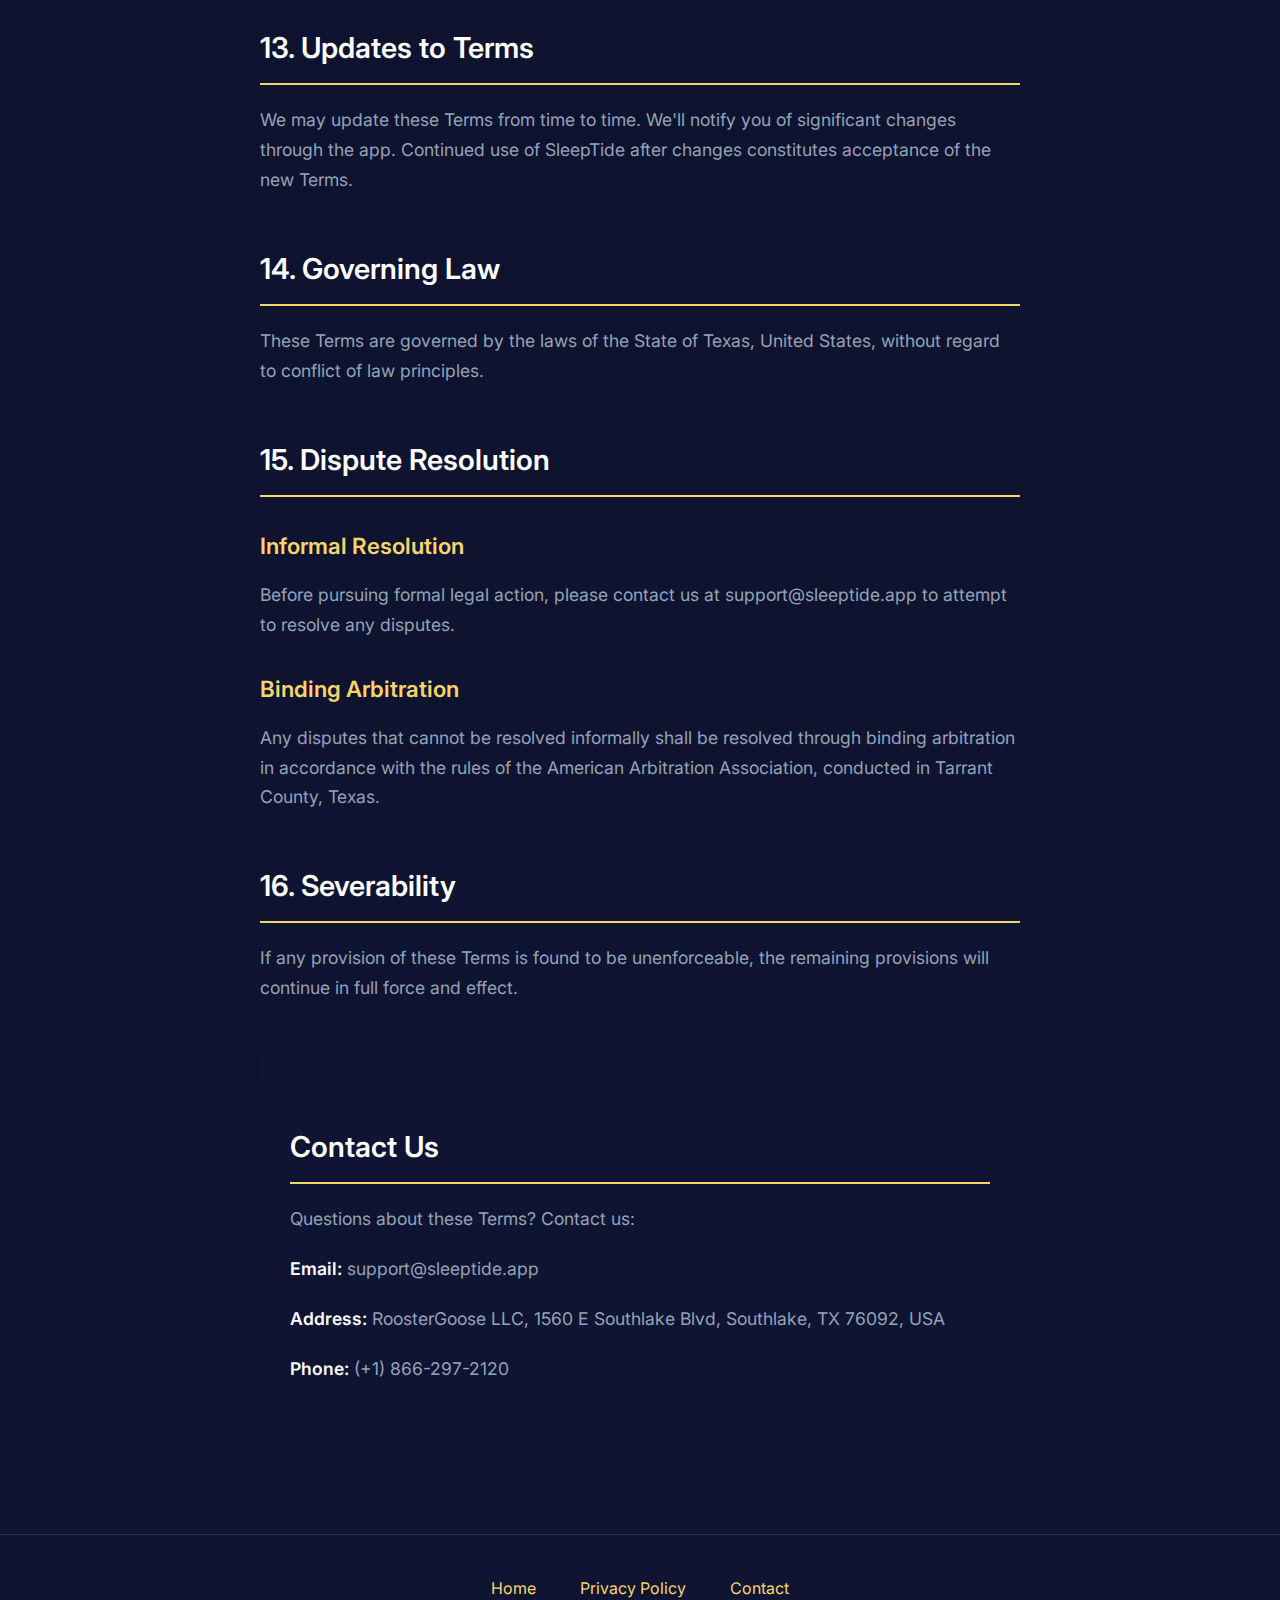
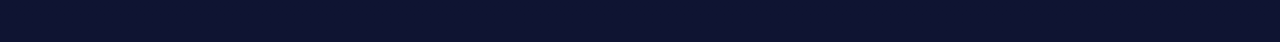
<file: public/terms.html>
<!DOCTYPE html>
<html lang="en">
<head>
    <meta charset="UTF-8">
    <meta name="viewport" content="width=device-width, initial-scale=1.0">
    <title>Terms of Service - SleepTide</title>
    <meta name="description" content="SleepTide Terms of Service - Legal terms and conditions for using our sleep tracking app.">
    
    <link rel="icon" type="image/x-icon" href="/favicon.ico?v=2">
    <link rel="icon" type="image/jpeg" href="/MEDIA/final.jpg">
    <link rel="apple-touch-icon" href="/MEDIA/final.jpg">
    
    <link rel="preconnect" href="https://fonts.googleapis.com">
    <link rel="preconnect" href="https://fonts.gstatic.com" crossorigin>
    <link href="https://fonts.googleapis.com/css2?family=Inter:wght@400;500;600;700&display=swap" rel="stylesheet">
    
    <style>
        :root {
            --bg: #0a0e27;
            --bg-secondary: #0f1432;
            --text: #ffffff;
            --text-muted: #94a3b8;
            --accent: #F8D56A;
            --transition: 250ms ease;
        }

        * {
            margin: 0;
            padding: 0;
            box-sizing: border-box;
        }

        body {
            font-family: -apple-system, BlinkMacSystemFont, 'SF Pro Display', 'Inter', sans-serif;
            background: linear-gradient(180deg, var(--bg) 0%, var(--bg-secondary) 100%);
            color: var(--text);
            line-height: 1.7;
            min-height: 100vh;
        }

        .container {
            max-width: 800px;
            margin: 0 auto;
            padding: 0 20px;
        }

        .header {
            padding: 40px 0;
            border-bottom: 1px solid rgba(255, 255, 255, 0.1);
        }

        .header a {
            color: var(--accent);
            text-decoration: none;
            font-weight: 500;
            transition: opacity var(--transition);
        }

        .header a:hover {
            opacity: 0.8;
        }

        .content {
            padding: 60px 0;
        }

        h1 {
            font-size: clamp(2.5rem, 5vw, 3.5rem);
            font-weight: 700;
            margin-bottom: 20px;
            color: var(--text);
        }

        .last-updated {
            color: var(--text-muted);
            margin-bottom: 40px;
            font-size: 1.1rem;
        }

        h2 {
            font-size: 1.8rem;
            font-weight: 600;
            margin: 50px 0 20px 0;
            color: var(--text);
            border-bottom: 2px solid var(--accent);
            padding-bottom: 10px;
        }

        h3 {
            font-size: 1.4rem;
            font-weight: 600;
            margin: 30px 0 15px 0;
            color: var(--accent);
        }

        p {
            margin-bottom: 20px;
            font-size: 1.1rem;
            color: var(--text-muted);
        }

        ul {
            margin: 20px 0 20px 30px;
        }

        li {
            margin-bottom: 10px;
            color: var(--text-muted);
            font-size: 1.1rem;
        }

        strong {
            color: var(--text);
            font-weight: 600;
        }

        .highlight-box {
            background: rgba(248, 213, 106, 0.1);
            border-left: 4px solid var(--accent);
            padding: 20px;
            margin: 30px 0;
            border-radius: 0 8px 8px 0;
        }

        .contact-info {
            background: var(--bg-secondary);
            padding: 30px;
            border-radius: 12px;
            margin: 40px 0;
        }

        .footer {
            padding: 40px 0;
            border-top: 1px solid rgba(255, 255, 255, 0.1);
            text-align: center;
        }

        .footer a {
            color: var(--accent);
            text-decoration: none;
            margin: 0 20px;
            transition: opacity var(--transition);
        }

        .footer a:hover {
            opacity: 0.8;
        }

        @media (max-width: 768px) {
            .container {
                padding: 0 15px;
            }
            
            .content {
                padding: 40px 0;
            }
            
            h1 {
                margin-bottom: 15px;
                font-size: clamp(2rem, 6vw, 2.5rem);
            }
            
            h2 {
                margin: 30px 0 15px 0;
                font-size: clamp(1.4rem, 5vw, 1.8rem);
            }
            
            h3 {
                font-size: clamp(1.1rem, 4vw, 1.4rem);
                margin: 25px 0 12px 0;
            }
            
            p {
                font-size: 1rem;
                line-height: 1.6;
                margin-bottom: 16px;
            }
            
            li {
                font-size: 1rem;
                line-height: 1.6;
            }
            
            .contact-info {
                padding: 20px;
                margin: 30px 0;
            }
        }
        
        @media (max-width: 480px) {
            .container {
                padding: 0 12px;
            }
            
            .content {
                padding: 30px 0;
            }
            
            .header {
                padding: 30px 0;
            }
        }
    </style>
</head>
<body>
    <header class="header">
        <div class="container">
            <a href="/">&larr; Back to SleepTide</a>
        </div>
    </header>

    <main class="content">
        <div class="container">
            <h1>Terms of Service</h1>
            <p class="last-updated">Last updated: January 14, 2025</p>

            <div class="highlight-box">
                <p><strong>Agreement to Terms:</strong> By accessing and using SleepTide, you agree to be bound by these Terms of Service. If you don't agree with these terms, please don't use our app.</p>
            </div>

            <h2>1. About SleepTide</h2>
            <p>SleepTide is a mobile application developed by <strong>RoosterGoose LLC</strong> that provides sleep tracking, analysis, and optimization services. We help users improve their sleep quality through AI-powered insights and smart wake technology.</p>

            <h3>Contact Information</h3>
            <ul>
                <li><strong>Company:</strong> RoosterGoose LLC</li>
                <li><strong>Address:</strong> 1560 E Southlake Blvd, Southlake, TX 76092, USA</li>
                <li><strong>Email:</strong> support@sleeptide.app</li>
                <li><strong>Phone:</strong> (+1) 866-297-2120</li>
            </ul>

            <h2>2. Eligibility</h2>
            <p>You must be at least 13 years old to use SleepTide. If you are under 18, you must have parental permission to use our services. By using SleepTide, you represent that you meet these age requirements.</p>

            <h2>3. Your Account</h2>
            <p>You are responsible for:</p>
            <ul>
                <li>Keeping your account information accurate and up-to-date</li>
                <li>Maintaining the security of your password</li>
                <li>All activities that occur under your account</li>
                <li>Notifying us immediately of any unauthorized use</li>
            </ul>

            <h2>4. Permitted Use</h2>
            <p>SleepTide is for personal, non-commercial use. You may use our app to:</p>
            <ul>
                <li>Track your sleep patterns and quality</li>
                <li>Receive personalized sleep insights and recommendations</li>
                <li>Use smart wake features to optimize your wake time</li>
                <li>Access sleep sounds and relaxation content</li>
            </ul>

            <h2>5. Prohibited Activities</h2>
            <p>You agree not to:</p>
            <ul>
                <li>Use SleepTide for any commercial purpose without permission</li>
                <li>Share your account with others</li>
                <li>Attempt to reverse engineer, hack, or interfere with the app</li>
                <li>Upload harmful content or malware</li>
                <li>Violate any applicable laws or regulations</li>
                <li>Use automated systems to access our services</li>
                <li>Collect other users' personal information</li>
            </ul>

            <h2>6. Subscriptions and Payments</h2>
            
            <h3>Free Trial</h3>
            <p>New users receive a free trial period. After the trial, continued access requires a subscription.</p>

            <h3>Subscription Terms</h3>
            <ul>
                <li>Subscriptions automatically renew unless canceled</li>
                <li>You can cancel anytime through your device's subscription settings</li>
                <li>Cancellation takes effect at the end of the current billing period</li>
                <li>We may change subscription prices with advance notice</li>
            </ul>

            <h3>Refund Policy</h3>
            <p>Refunds are handled through the App Store (iOS) or Google Play Store (Android) according to their respective policies. We do not process direct refunds for in-app purchases.</p>

            <h2>7. Privacy and Data Use</h2>
            <p>Your privacy is important to us. Our collection and use of your data is governed by our <a href="/privacy.html" style="color: var(--accent);">Privacy Policy</a>, which is incorporated into these Terms by reference.</p>

            <div class="highlight-box">
                <p><strong>Sleep Data:</strong> We use your sleep data solely to provide our services and improve your sleep experience. We never sell your personal data to third parties.</p>
            </div>

            <h2>8. Intellectual Property</h2>
            <p>SleepTide and all related content, features, and functionality are owned by RoosterGoose LLC and protected by copyright, trademark, and other intellectual property laws.</p>

            <h3>Your Content</h3>
            <p>You retain ownership of any content you provide to SleepTide. By using our services, you grant us a license to use your content solely for providing and improving our services.</p>

            <h2>9. Health and Medical Disclaimers</h2>
            
            <div class="highlight-box">
                <p><strong>Important:</strong> SleepTide is not a medical device and should not replace professional medical advice. Always consult healthcare professionals for sleep disorders or medical concerns.</p>
            </div>

            <p>SleepTide provides general wellness information and should not be used for:</p>
            <ul>
                <li>Diagnosing sleep disorders</li>
                <li>Replacing medical treatment</li>
                <li>Making medical decisions</li>
                <li>Emergency health situations</li>
            </ul>

            <h2>10. Limitation of Liability</h2>
            <p>To the maximum extent permitted by law, RoosterGoose LLC shall not be liable for any indirect, incidental, special, or consequential damages arising from your use of SleepTide.</p>

            <p>Our total liability for any claims related to SleepTide shall not exceed the amount you paid for the service in the 12 months prior to the claim.</p>

            <h2>11. Service Availability</h2>
            <p>We strive to keep SleepTide available 24/7, but cannot guarantee uninterrupted service. We may temporarily suspend the service for maintenance, updates, or technical issues.</p>

            <h2>12. Termination</h2>
            <p>Either party may terminate these Terms at any time:</p>
            <ul>
                <li><strong>You can:</strong> Stop using SleepTide and delete your account</li>
                <li><strong>We can:</strong> Suspend or terminate your access for violations of these Terms</li>
            </ul>

            <h2>13. Updates to Terms</h2>
            <p>We may update these Terms from time to time. We'll notify you of significant changes through the app. Continued use of SleepTide after changes constitutes acceptance of the new Terms.</p>

            <h2>14. Governing Law</h2>
            <p>These Terms are governed by the laws of the State of Texas, United States, without regard to conflict of law principles.</p>

            <h2>15. Dispute Resolution</h2>
            
            <h3>Informal Resolution</h3>
            <p>Before pursuing formal legal action, please contact us at support@sleeptide.app to attempt to resolve any disputes.</p>

            <h3>Binding Arbitration</h3>
            <p>Any disputes that cannot be resolved informally shall be resolved through binding arbitration in accordance with the rules of the American Arbitration Association, conducted in Tarrant County, Texas.</p>

            <h2>16. Severability</h2>
            <p>If any provision of these Terms is found to be unenforceable, the remaining provisions will continue in full force and effect.</p>

            <div class="contact-info">
                <h2>Contact Us</h2>
                <p>Questions about these Terms? Contact us:</p>
                <p><strong>Email:</strong> support@sleeptide.app</p>
                <p><strong>Address:</strong> RoosterGoose LLC, 1560 E Southlake Blvd, Southlake, TX 76092, USA</p>
                <p><strong>Phone:</strong> (+1) 866-297-2120</p>
            </div>
        </div>
    </main>

    <footer class="footer">
        <div class="container">
            <a href="/">Home</a>
            <a href="/privacy.html">Privacy Policy</a>
            <a href="mailto:support@sleeptide.app">Contact</a>
        </div>
    </footer>
</body>
</html>
</file>
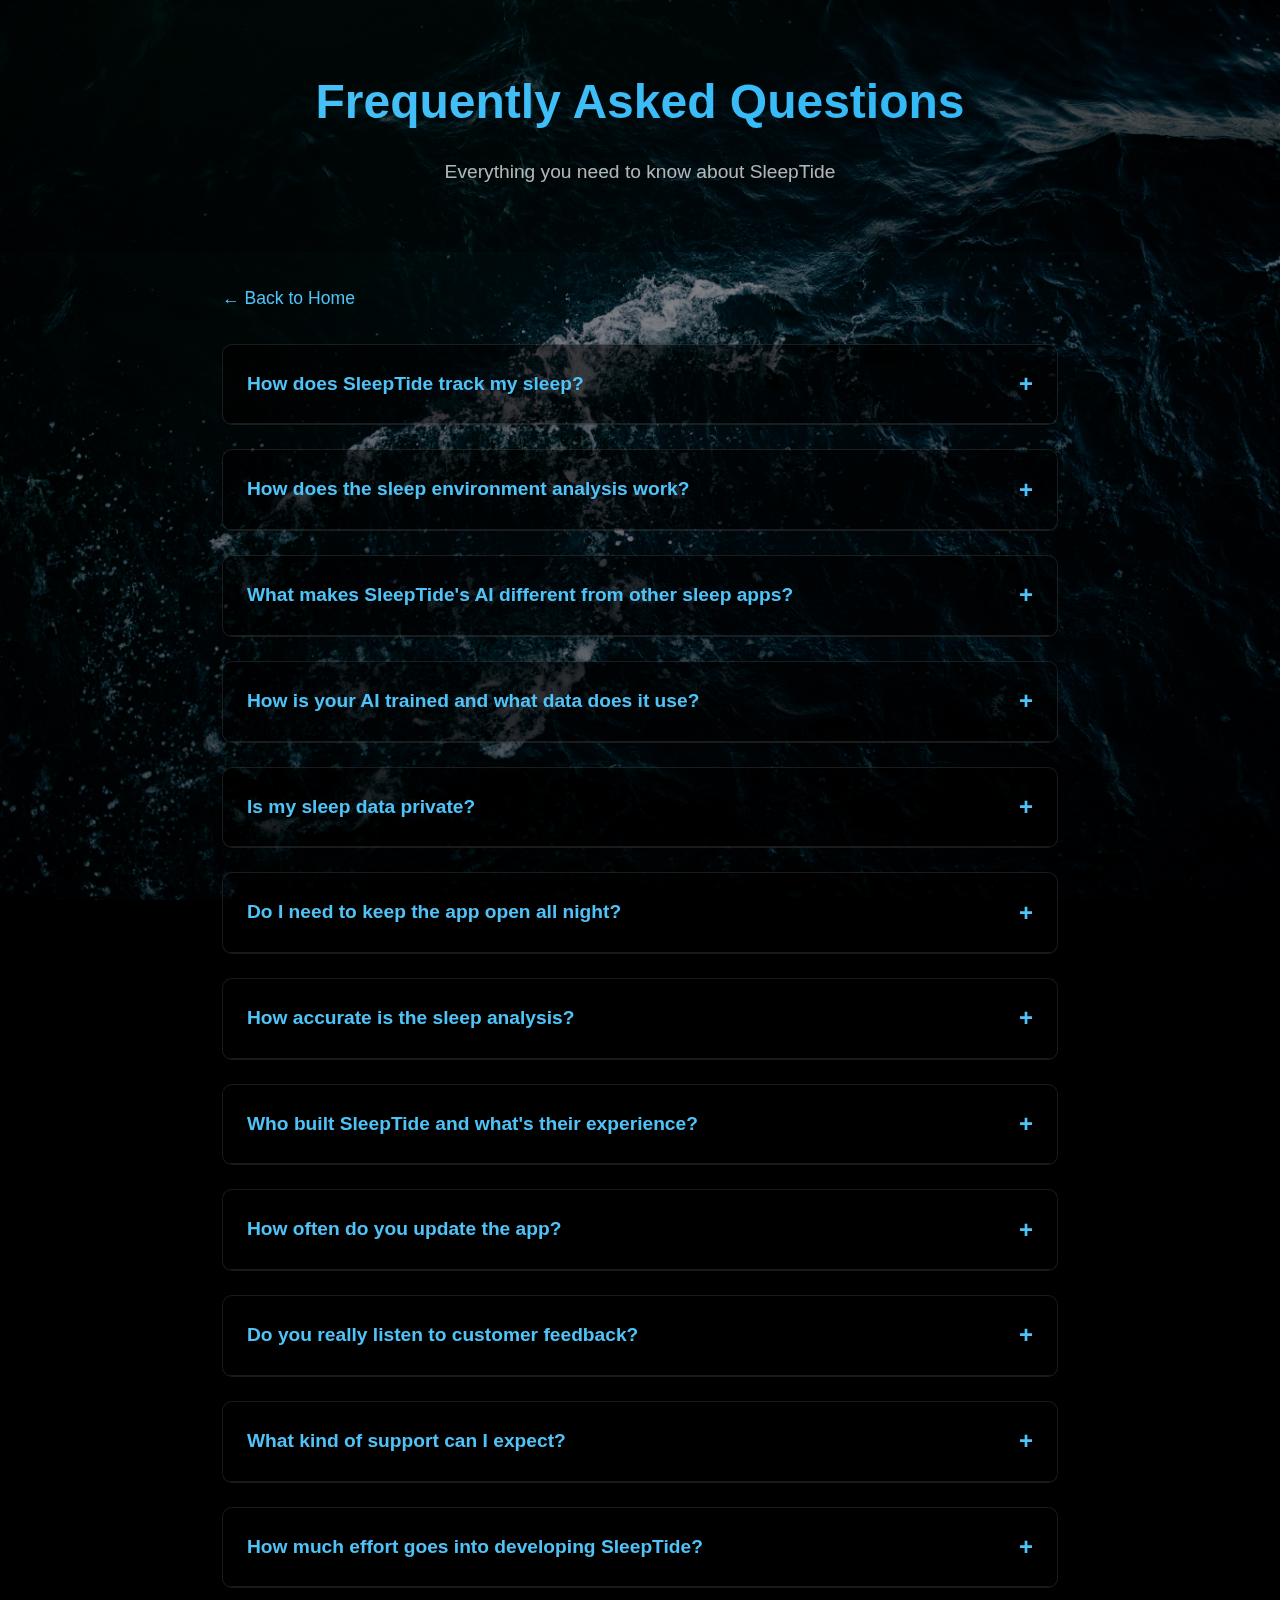
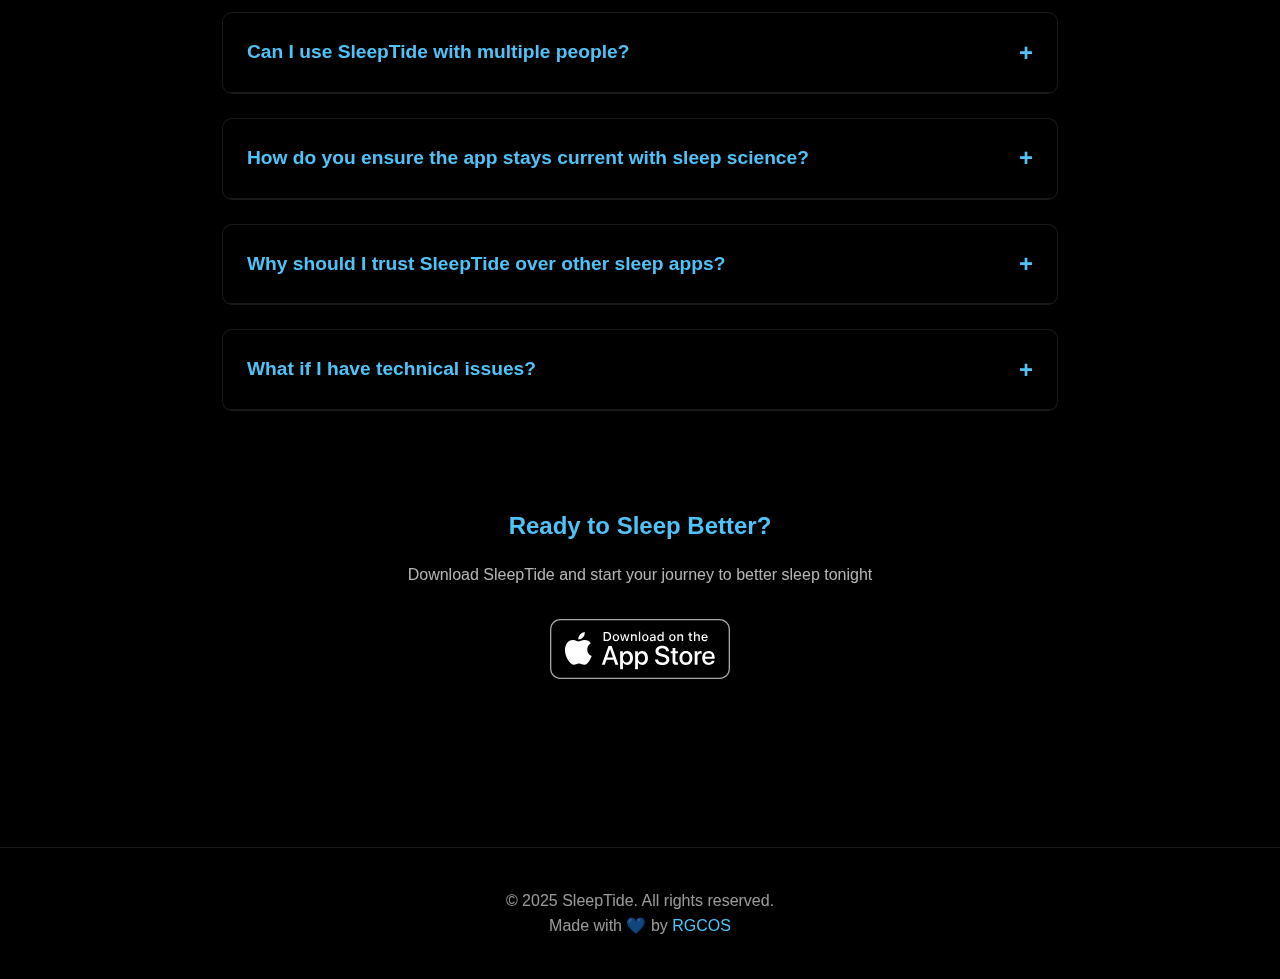
<file: upload-ready/faq.html>
<!DOCTYPE html>
<html lang="en">
<head>
    <meta charset="UTF-8">
    <meta name="viewport" content="width=device-width, initial-scale=1.0">
    
    <!-- SEO Meta Tags -->
    <title>FAQ - SleepTide | Frequently Asked Questions</title>
    <meta name="description" content="Get answers to frequently asked questions about SleepTide sleep app, AI analysis, privacy, sleep tracking, and more. Everything you need to know.">
    <meta name="keywords" content="sleep app faq, sleeptide questions, sleep tracking help, ai sleep analysis, sleep app support, sleep tracker questions">
    <meta name="author" content="SleepTide">
    <meta name="robots" content="index, follow">
    <link rel="canonical" href="https://sleeptide.app/faq.html">
    
    <!-- Open Graph / Facebook -->
    <meta property="og:type" content="website">
    <meta property="og:url" content="https://sleeptide.app/faq.html">
    <meta property="og:title" content="FAQ - SleepTide | Frequently Asked Questions">
    <meta property="og:description" content="Get answers to frequently asked questions about SleepTide sleep app, AI analysis, privacy, sleep tracking, and more.">
    <meta property="og:image" content="https://sleeptide.app/MEDIA/Simulator Screenshot - iPhone 16 Pro Max - 2025-08-13 at 20.30.21-portrait.png">
    
    <!-- Twitter -->
    <meta property="twitter:card" content="summary">
    <meta property="twitter:url" content="https://sleeptide.app/faq.html">
    <meta property="twitter:title" content="FAQ - SleepTide | Frequently Asked Questions">
    <meta property="twitter:description" content="Get answers to frequently asked questions about SleepTide sleep app, AI analysis, privacy, sleep tracking, and more.">
    
    <!-- Favicon -->
    <link rel="icon" type="image/x-icon" href="MEDIA/favicon.ico">
    <link rel="icon" type="image/png" sizes="32x32" href="MEDIA/favicon-32x32.png">
    <link rel="apple-touch-icon" sizes="180x180" href="MEDIA/apple-touch-icon.png">
    
    <style>
        * {
            margin: 0;
            padding: 0;
            box-sizing: border-box;
        }

        body {
            font-family: -apple-system, BlinkMacSystemFont, 'Segoe UI', Roboto, Helvetica, Arial, sans-serif;
            background: #000;
            color: #fff;
            overflow-x: hidden;
            line-height: 1.6;
        }

        .background-wrapper {
            position: fixed;
            top: 0;
            left: 0;
            width: 100%;
            height: 100%;
            z-index: -1;
            background: url('MEDIA/background_ocean.jpg') center/cover no-repeat;
        }

        .background-wrapper::before {
            content: '';
            position: absolute;
            top: 0;
            left: 0;
            width: 100%;
            height: 100%;
            background: linear-gradient(180deg, rgba(0,0,0,0.4) 0%, rgba(0,0,0,0.6) 100%);
        }

        /* Mobile Background Image and Performance Optimizations */
        @media (max-width: 768px), (hover: none) and (pointer: coarse) {
            .background-wrapper {
                background-image: url('MEDIA/background_ocean_mobile.jpg') !important;
                background-position: center;
                background-size: cover;
                background-repeat: no-repeat;
                background-attachment: scroll !important; /* Disable parallax on mobile */
                will-change: auto; /* Prevent unnecessary GPU layers */
                transform: translateZ(0); /* Force hardware acceleration */
                -webkit-transform: translateZ(0);
                backface-visibility: hidden; /* Reduce repaints */
                -webkit-backface-visibility: hidden;
            }
            
            /* Simplify gradient overlay on mobile for better performance */
            .background-wrapper::before {
                background: rgba(0,0,0,0.5); /* Single color overlay instead of gradient */
            }
            
            /* Optimize animations and transitions on mobile */
            * {
                -webkit-transform: translate3d(0,0,0); /* Force GPU acceleration */
                -webkit-backface-visibility: hidden;
                -webkit-perspective: 1000;
            }
            
            /* Disable hover effects on mobile */
            .faq-question:hover,
            .back-link:hover {
                background: transparent !important;
                color: inherit !important;
            }
        }

        .container {
            max-width: 1200px;
            margin: 0 auto;
            padding: 0 20px;
        }

        :root {
            --accent-yellow: #4fc3f7;
            --text-muted: rgba(255, 255, 255, 0.7);
            --bg-primary: #000;
            --text-light: #fff;
        }

        .faq-header {
            text-align: center;
            padding: 4rem 0;
            background: rgba(0, 0, 0, 0.3);
        }
        
        .faq-container {
            max-width: 900px;
            margin: 0 auto;
            padding: 2rem;
        }
        
        .back-link {
            display: inline-block;
            color: #4fc3f7;
            text-decoration: none;
            margin-bottom: 2rem;
            font-size: 1.1rem;
            transition: color 0.3s ease;
        }
        
        .back-link:hover {
            color: #29b6f6;
        }
        
        .faq-item {
            background: rgba(0, 0, 0, 0.4);
            border-radius: 10px;
            margin-bottom: 1.5rem;
            overflow: hidden;
            border: 1px solid rgba(255, 255, 255, 0.1);
        }
        
        .faq-question {
            padding: 1.5rem;
            cursor: pointer;
            background: rgba(0, 0, 0, 0.2);
            border-bottom: 1px solid rgba(255, 255, 255, 0.1);
            position: relative;
            transition: background-color 0.2s ease;
        }
        
        .faq-question:hover {
            background: rgba(0, 0, 0, 0.3);
        }
        
        .faq-question h3 {
            color: #4fc3f7;
            font-size: 1.2rem;
            font-weight: 600;
            margin: 0;
            padding-right: 2rem;
        }
        
        .faq-toggle {
            position: absolute;
            right: 1.5rem;
            top: 50%;
            transform: translateY(-50%);
            color: #4fc3f7;
            font-size: 1.5rem;
            font-weight: bold;
        }
        
        .faq-answer {
            padding: 0 1.5rem;
            max-height: 0;
            overflow: hidden;
            transition: all 0.3s ease;
        }
        
        .faq-answer.open {
            max-height: 500px;
            padding: 1.5rem;
        }
        
        .faq-answer p {
            color: rgba(255, 255, 255, 0.7);
            line-height: 1.6;
            margin: 0;
        }
        
        .faq-item.active .faq-question {
            background: rgba(244, 208, 63, 0.1);
        }
        
        .faq-item.active .faq-toggle {
            transform: translateY(-50%) rotate(45deg);
        }

        /* Responsive Design */
        @media (max-width: 768px) {
            .container {
                padding: 0 20px;
            }
            
            .faq-header {
                padding: 3rem 0;
            }
            
            .faq-header h1 {
                font-size: 2.5rem !important;
            }
            
            .faq-header p {
                font-size: 1.1rem !important;
            }
            
            .faq-container {
                padding: 1.5rem;
            }
            
            .faq-question {
                padding: 1rem;
            }
            
            .faq-question h3 {
                font-size: 1.1rem;
                padding-right: 2.5rem;
            }
            
            .faq-toggle {
                right: 1rem;
                font-size: 1.3rem;
            }
            
            .faq-answer.open {
                padding: 1rem;
            }
            
            .back-link {
                font-size: 1rem;
                margin-bottom: 1.5rem;
            }
        }

        @media (max-width: 480px) {
            .faq-header h1 {
                font-size: 2rem !important;
            }
            
            .faq-header p {
                font-size: 1rem !important;
            }
            
            .faq-container {
                padding: 1rem;
            }
            
            .faq-question {
                padding: 0.8rem;
            }
            
            .faq-question h3 {
                font-size: 1rem;
                line-height: 1.4;
            }
            
            .faq-answer p {
                font-size: 0.9rem;
            }
        }

        /* Touch Device Optimizations */
        @media (hover: none) and (pointer: coarse) {
            .faq-question:hover {
                background: rgba(0, 0, 0, 0.2);
            }
            
            .faq-card:hover {
                transform: none;
                background: rgba(255, 255, 255, 0.05);
            }
        }
    </style>
</head>
<body>
    <div class="background-wrapper"></div>
    <div class="faq-header">
        <div class="container">
            <h1 style="color: #4fc3f7; font-size: 3rem; margin: 0; background: linear-gradient(135deg, #4fc3f7 0%, #29b6f6 100%); -webkit-background-clip: text; -webkit-text-fill-color: transparent; background-clip: text;">Frequently Asked Questions</h1>
            <p style="color: rgba(255, 255, 255, 0.7); font-size: 1.2rem; margin-top: 1rem;">Everything you need to know about SleepTide</p>
        </div>
    </div>

    <div class="faq-container">
        <a href="index.html" class="back-link">← Back to Home</a>
        
        <div class="faq-item">
            <div class="faq-question" onclick="toggleFAQ(this)">
                <h3>How does SleepTide track my sleep?</h3>
                <span class="faq-toggle">+</span>
            </div>
            <div class="faq-answer">
                <p>SleepTide uses your device's microphone to detect breathing patterns, movement, and sleep sounds. The app analyzes this data using advanced AI to provide insights about your sleep quality and patterns.</p>
            </div>
        </div>

        <div class="faq-item">
            <div class="faq-question" onclick="toggleFAQ(this)">
                <h3>How does the sleep environment analysis work?</h3>
                <span class="faq-toggle">+</span>
            </div>
            <div class="faq-answer">
                <p>SleepTide automatically analyzes your bedroom environment using your device's sensors and microphone. It detects room temperature patterns, noise levels, air quality indicators, and lighting conditions to provide personalized recommendations for optimizing your sleep space.</p>
            </div>
        </div>

        <div class="faq-item">
            <div class="faq-question" onclick="toggleFAQ(this)">
                <h3>What makes SleepTide's AI different from other sleep apps?</h3>
                <span class="faq-toggle">+</span>
            </div>
            <div class="faq-answer">
                <p>Our AI is trained on millions of real sleep patterns and sounds from users worldwide, not just generic sleep data. This massive dataset allows us to provide hyper-personalized insights and detect subtle patterns that other apps miss. We continuously improve our algorithms with every sleep session recorded.</p>
            </div>
        </div>

        <div class="faq-item">
            <div class="faq-question" onclick="toggleFAQ(this)">
                <h3>How is your AI trained and what data does it use?</h3>
                <span class="faq-toggle">+</span>
            </div>
            <div class="faq-answer">
                <p>SleepTide's AI is trained on millions of anonymized sleep recordings, breathing patterns, and environmental data from users who opted in to help improve our technology. Our machine learning models analyze acoustic patterns, movement detection, and sleep phase transitions to provide accurate, personalized insights.</p>
            </div>
        </div>

        <div class="faq-item">
            <div class="faq-question" onclick="toggleFAQ(this)">
                <h3>Is my sleep data private?</h3>
                <span class="faq-toggle">+</span>
            </div>
            <div class="faq-answer">
                <p>Yes, your privacy is our top priority. All sleep recordings are processed locally on your device when possible. Cloud analysis is encrypted end-to-end and your data is never shared with third parties. You control your data and can delete it anytime.</p>
            </div>
        </div>

        <div class="faq-item">
            <div class="faq-question" onclick="toggleFAQ(this)">
                <h3>Do I need to keep the app open all night?</h3>
                <span class="faq-toggle">+</span>
            </div>
            <div class="faq-answer">
                <p>No, SleepTide can run in the background. Simply start your sleep tracking and place your device on your nightstand. The app will automatically detect when you fall asleep and wake up.</p>
            </div>
        </div>

        <div class="faq-item">
            <div class="faq-question" onclick="toggleFAQ(this)">
                <h3>How accurate is the sleep analysis?</h3>
                <span class="faq-toggle">+</span>
            </div>
            <div class="faq-answer">
                <p>SleepTide's AI analysis provides clinical-grade accuracy, validated against professional sleep studies. Our technology is continuously refined with real-world data from millions of users. However, for medical concerns, always consult with a healthcare professional.</p>
            </div>
        </div>

        <div class="faq-item">
            <div class="faq-question" onclick="toggleFAQ(this)">
                <h3>Who built SleepTide and what's their experience?</h3>
                <span class="faq-toggle">+</span>
            </div>
            <div class="faq-answer">
                <p>SleepTide was built by an experienced team of developers, sleep researchers, and AI specialists with decades of combined experience in health technology. Our app represents hundreds of thousands of lines of carefully crafted code, developed with attention to detail and user experience.</p>
            </div>
        </div>

        <div class="faq-item">
            <div class="faq-question" onclick="toggleFAQ(this)">
                <h3>How often do you update the app?</h3>
                <span class="faq-toggle">+</span>
            </div>
            <div class="faq-answer">
                <p>We release updates regularly - typically every 2-3 weeks with improvements, new features, and bug fixes. We're constantly working to enhance SleepTide based on user feedback and the latest sleep science research. You'll always have access to the most current version.</p>
            </div>
        </div>

        <div class="faq-item">
            <div class="faq-question" onclick="toggleFAQ(this)">
                <h3>Do you really listen to customer feedback?</h3>
                <span class="faq-toggle">+</span>
            </div>
            <div class="faq-answer">
                <p>Absolutely! User feedback is the driving force behind our development. We read every review, support message, and feature request. Many of our most popular features came directly from user suggestions. We believe our users know best what they need for better sleep.</p>
            </div>
        </div>

        <div class="faq-item">
            <div class="faq-question" onclick="toggleFAQ(this)">
                <h3>What kind of support can I expect?</h3>
                <span class="faq-toggle">+</span>
            </div>
            <div class="faq-answer">
                <p>You'll get real human support from our dedicated team who genuinely care about your sleep journey. We typically respond within 24 hours, often much faster. Our support team includes sleep specialists who can provide personalized guidance beyond just technical help.</p>
            </div>
        </div>

        <div class="faq-item">
            <div class="faq-question" onclick="toggleFAQ(this)">
                <h3>How much effort goes into developing SleepTide?</h3>
                <span class="faq-toggle">+</span>
            </div>
            <div class="faq-answer">
                <p>SleepTide represents hundreds of thousands of lines of meticulously written code, countless hours of testing, and continuous refinement. Every feature is carefully designed and tested to ensure it genuinely helps improve your sleep. We're passionate about creating the best sleep app possible.</p>
            </div>
        </div>

        <div class="faq-item">
            <div class="faq-question" onclick="toggleFAQ(this)">
                <h3>Can I use SleepTide with multiple people?</h3>
                <span class="faq-toggle">+</span>
            </div>
            <div class="faq-answer">
                <p>SleepTide is designed for individual sleep tracking. For couples, we recommend each person use their own device for the most accurate results.</p>
            </div>
        </div>

        <div class="faq-item">
            <div class="faq-question" onclick="toggleFAQ(this)">
                <h3>How do you ensure the app stays current with sleep science?</h3>
                <span class="faq-toggle">+</span>
            </div>
            <div class="faq-answer">
                <p>Our team constantly reviews the latest sleep research and collaborates with sleep specialists to integrate new findings into our app. We update our AI models and recommendations based on emerging sleep science to ensure you always get the most effective guidance.</p>
            </div>
        </div>

        <div class="faq-item">
            <div class="faq-question" onclick="toggleFAQ(this)">
                <h3>Why should I trust SleepTide over other sleep apps?</h3>
                <span class="faq-toggle">+</span>
            </div>
            <div class="faq-answer">
                <p>SleepTide combines cutting-edge AI technology with genuine care for user experience. Unlike generic apps, we've invested in training our AI on millions of real sleep patterns, built hundreds of thousands of lines of quality code, and maintain a dedicated support team. We're constantly improving and always put our users first.</p>
            </div>
        </div>

        <div class="faq-item">
            <div class="faq-question" onclick="toggleFAQ(this)">
                <h3>What if I have technical issues?</h3>
                <span class="faq-toggle">+</span>
            </div>
            <div class="faq-answer">
                <p>You can contact our support team through the app's settings. We have real people who care about solving your problems - not automated responses. We typically respond within 24 hours and work with you until the issue is completely resolved.</p>
            </div>
        </div>

        <!-- CTA Section -->
        <div style="text-align: center; padding: 3rem 0; background: rgba(0, 0, 0, 0.3); border-radius: 15px; margin-top: 3rem;">
            <h2 style="color: #4fc3f7; margin-bottom: 1rem;">Ready to Sleep Better?</h2>
            <p style="color: rgba(255, 255, 255, 0.7); margin-bottom: 2rem;">Download SleepTide and start your journey to better sleep tonight</p>
            <a href="https://sleeptide.app" style="display: inline-block;">
                <img src="MEDIA/AppStoreBlk.svg" alt="Download on the App Store" style="height: 60px; width: auto;">
            </a>
        </div>
    </div>

    <!-- Footer -->
    <footer style="background: rgba(0, 0, 0, 0.8); padding: 40px 0; text-align: center; border-top: 1px solid rgba(255, 255, 255, 0.1); margin-top: 80px;">
        <div class="container">
            <p style="color: rgba(255, 255, 255, 0.6);">&copy; 2025 SleepTide. All rights reserved.</p>
            <p style="color: rgba(255, 255, 255, 0.6);">Made with 💙 by <a href="https://rgcos.com" style="color: #4fc3f7; text-decoration: none;" target="_blank">RGCOS</a></p>
        </div>
    </footer>

    <script>
        function toggleFAQ(element) {
            const faqItem = element.parentElement;
            const answer = faqItem.querySelector('.faq-answer');
            const toggle = element.querySelector('.faq-toggle');
            
            // Close all other FAQ items
            document.querySelectorAll('.faq-item').forEach(item => {
                if (item !== faqItem) {
                    item.classList.remove('active');
                    item.querySelector('.faq-answer').classList.remove('open');
                    item.querySelector('.faq-toggle').textContent = '+';
                }
            });
            
            // Toggle current item
            faqItem.classList.toggle('active');
            answer.classList.toggle('open');
            toggle.textContent = faqItem.classList.contains('active') ? '×' : '+';
        }
    </script>
</body>
</html>
</file>
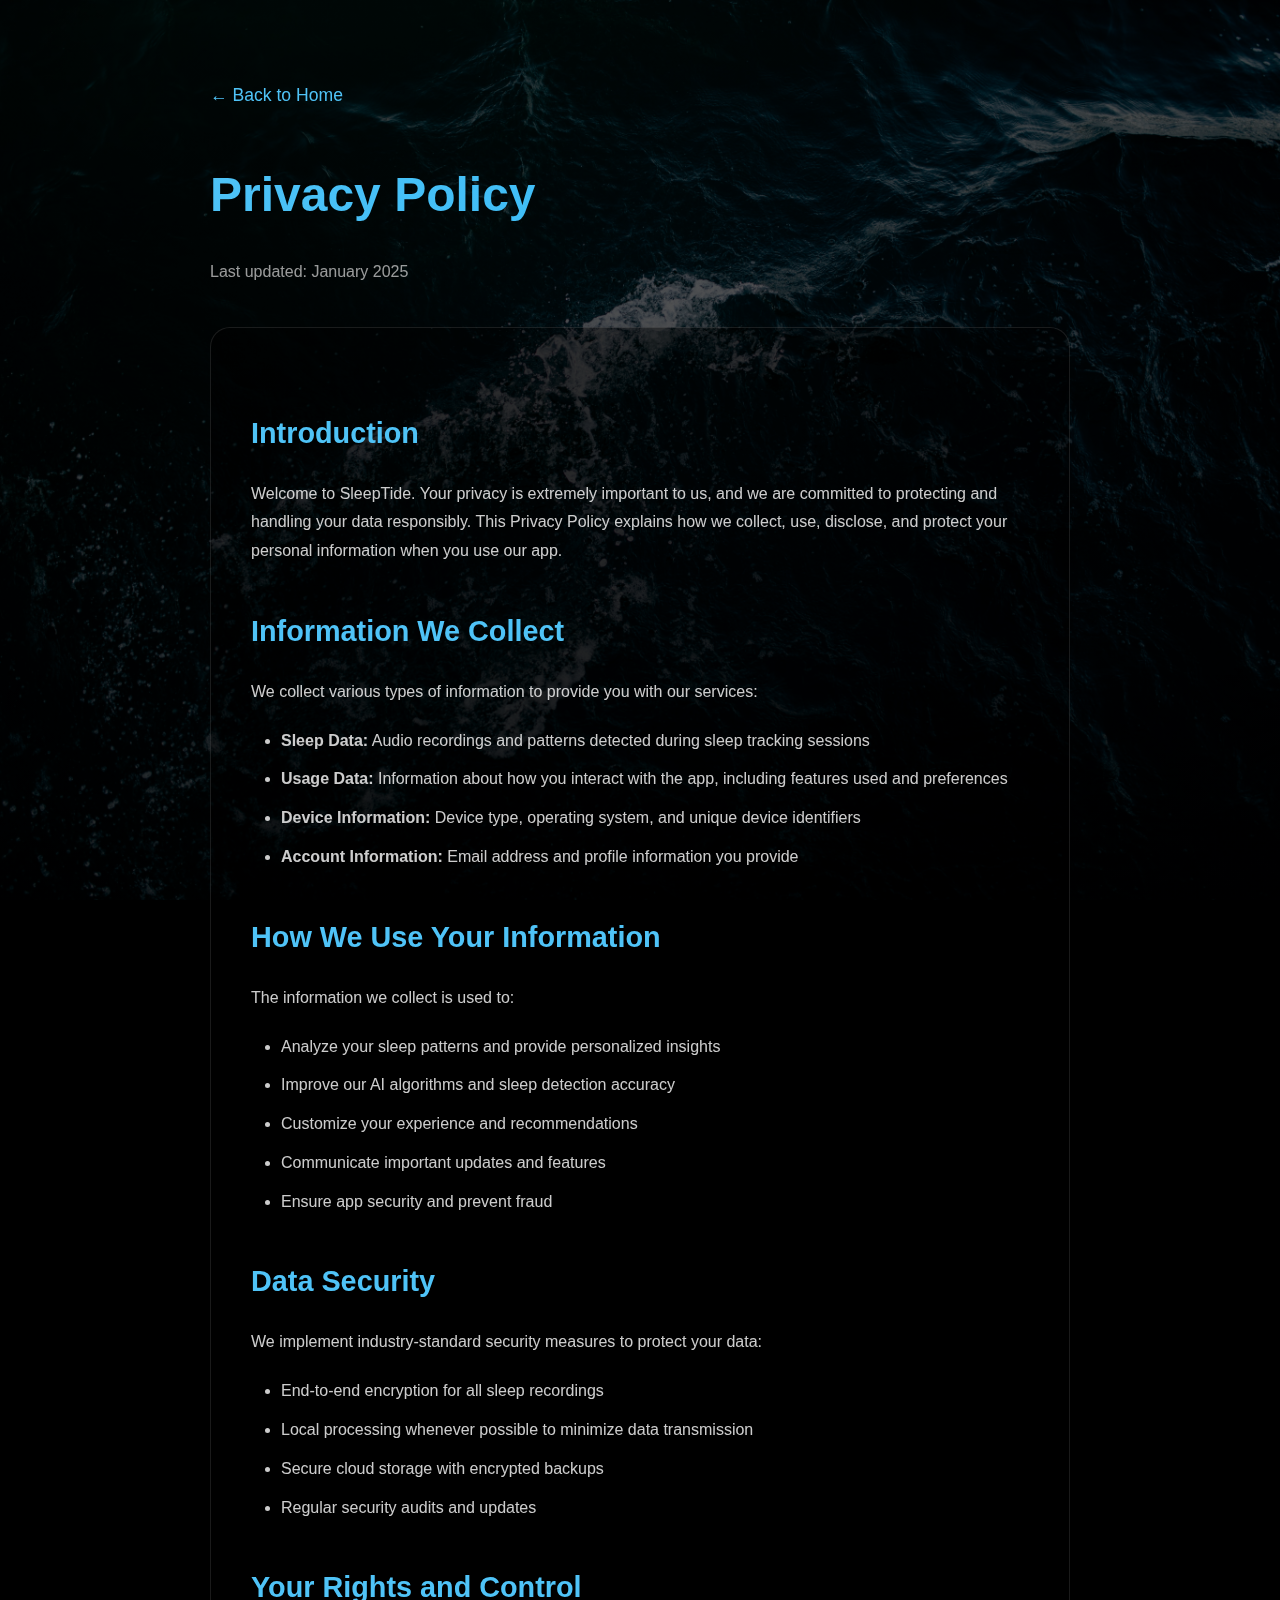
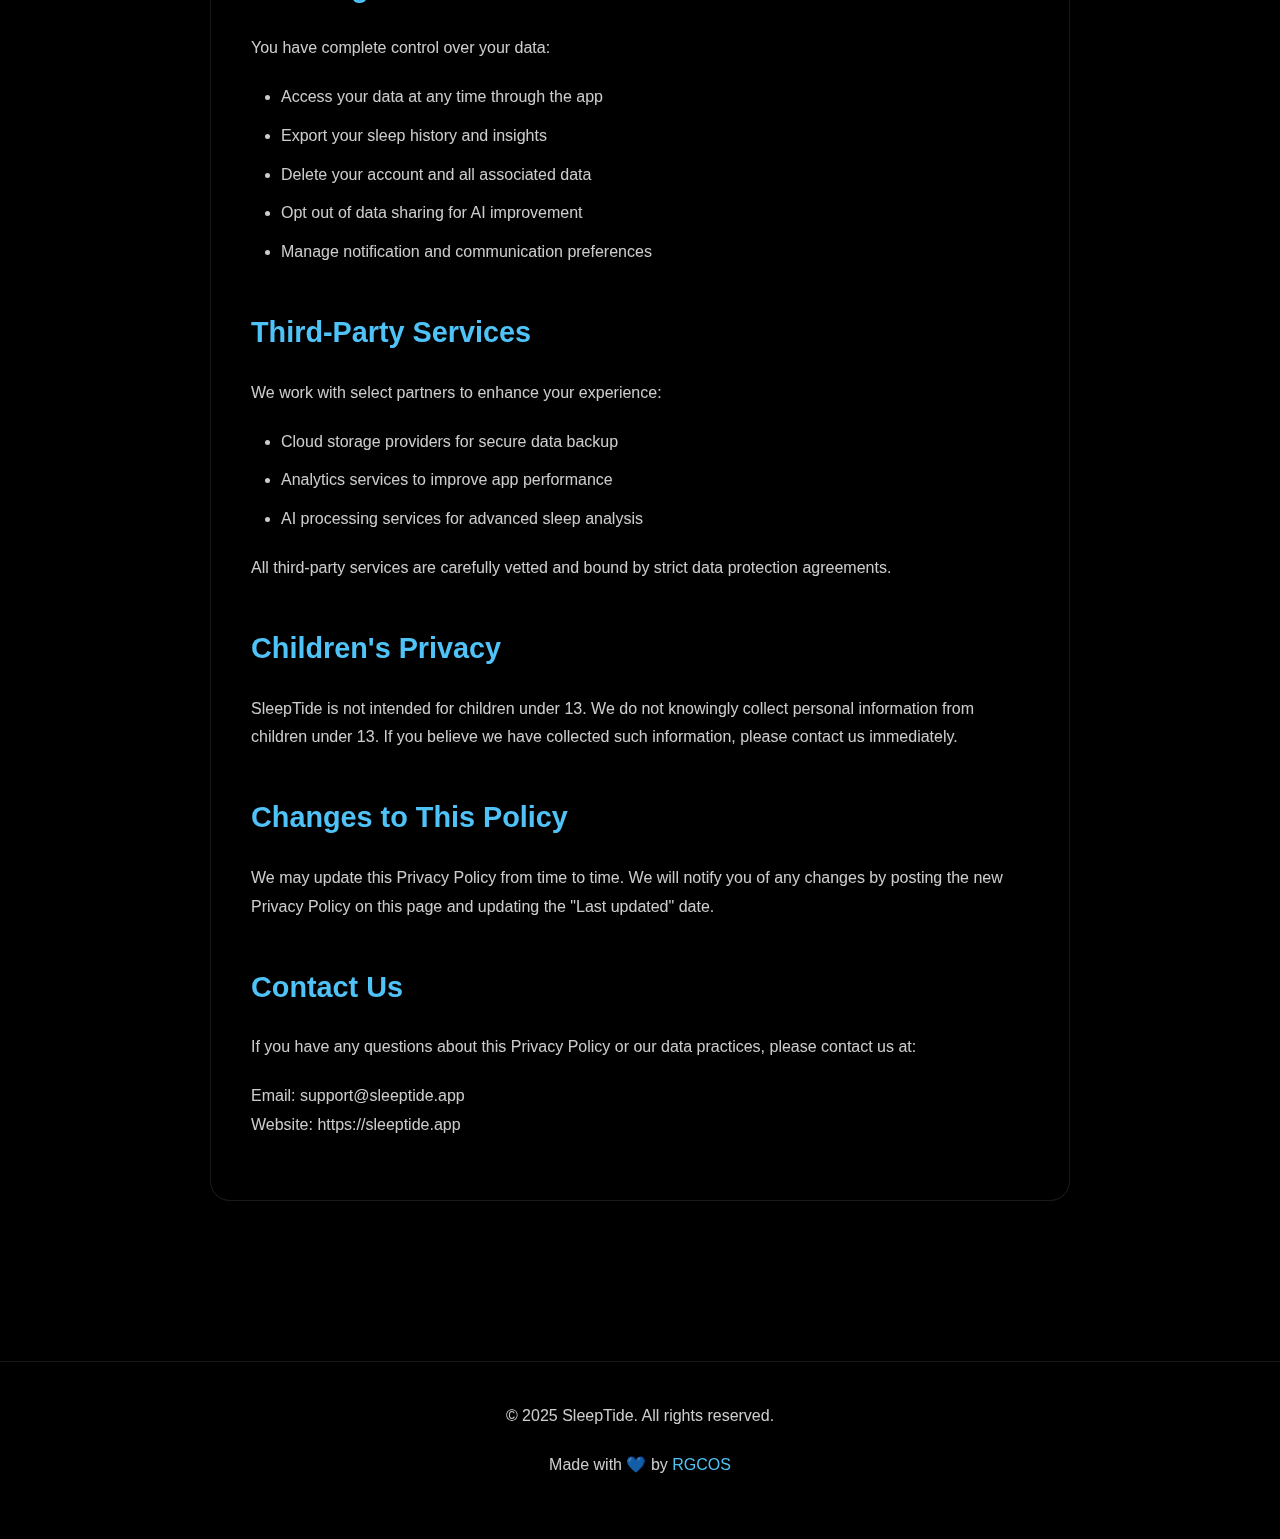
<file: upload-ready/privacy.html>
<!DOCTYPE html>
<html lang="en">
<head>
    <meta charset="UTF-8">
    <meta name="viewport" content="width=device-width, initial-scale=1.0">
    <title>Privacy Policy - SleepTide</title>
    <meta name="description" content="SleepTide Privacy Policy - Learn how we protect and handle your sleep data with complete transparency.">
    <link rel="icon" type="image/x-icon" href="MEDIA/favicon.ico">
    <link rel="icon" type="image/png" sizes="32x32" href="MEDIA/favicon-32x32.png">
    <link rel="apple-touch-icon" sizes="180x180" href="MEDIA/apple-touch-icon.png">
    <style>
        * {
            margin: 0;
            padding: 0;
            box-sizing: border-box;
        }

        body {
            font-family: -apple-system, BlinkMacSystemFont, 'Segoe UI', Roboto, Helvetica, Arial, sans-serif;
            background: #000;
            color: #fff;
            line-height: 1.8;
        }

        .background-wrapper {
            position: fixed;
            top: 0;
            left: 0;
            width: 100%;
            height: 100%;
            z-index: -1;
            background: url('MEDIA/background_ocean.jpg') center/cover no-repeat;
        }

        .background-wrapper::before {
            content: '';
            position: absolute;
            top: 0;
            left: 0;
            width: 100%;
            height: 100%;
            background: linear-gradient(180deg, rgba(0,0,0,0.6) 0%, rgba(0,0,0,0.8) 100%);
        }

        .container {
            max-width: 900px;
            margin: 0 auto;
            padding: 80px 20px;
        }

        .back-link {
            display: inline-block;
            color: #4fc3f7;
            text-decoration: none;
            margin-bottom: 40px;
            font-size: 1.1rem;
            transition: color 0.3s ease;
        }

        .back-link:hover {
            color: #29b6f6;
        }

        h1 {
            font-size: 3rem;
            margin-bottom: 20px;
            background: linear-gradient(135deg, #4fc3f7 0%, #29b6f6 100%);
            -webkit-background-clip: text;
            -webkit-text-fill-color: transparent;
            background-clip: text;
        }

        .last-updated {
            color: rgba(255, 255, 255, 0.6);
            margin-bottom: 40px;
        }

        .content {
            background: rgba(0, 0, 0, 0.4);
            padding: 40px;
            border-radius: 20px;
            border: 1px solid rgba(255, 255, 255, 0.1);
        }

        h2 {
            font-size: 1.8rem;
            margin: 40px 0 20px;
            color: #4fc3f7;
        }

        p {
            margin-bottom: 20px;
            color: rgba(255, 255, 255, 0.8);
        }

        ul {
            margin: 20px 0;
            padding-left: 30px;
        }

        li {
            margin-bottom: 10px;
            color: rgba(255, 255, 255, 0.8);
        }

        footer {
            background: rgba(0, 0, 0, 0.8);
            padding: 40px 0;
            text-align: center;
            border-top: 1px solid rgba(255, 255, 255, 0.1);
            margin-top: 80px;
        }

        footer a {
            color: #4fc3f7;
            text-decoration: none;
        }

        footer a:hover {
            text-decoration: underline;
        }

        /* Responsive Design */
        @media (max-width: 768px) {
            .container {
                padding: 60px 20px;
            }
            
            h1 {
                font-size: 2.5rem;
                margin-bottom: 15px;
            }
            
            .content {
                padding: 30px 20px;
                border-radius: 15px;
            }
            
            h2 {
                font-size: 1.5rem;
                margin: 30px 0 15px;
            }
            
            p, li {
                font-size: 0.95rem;
            }
            
            ul {
                padding-left: 20px;
            }
            
            .back-link {
                font-size: 1rem;
                margin-bottom: 30px;
            }
            
            footer {
                padding: 30px 0;
                margin-top: 60px;
            }
        }

        @media (max-width: 480px) {
            .container {
                padding: 40px 15px;
            }
            
            h1 {
                font-size: 2rem;
            }
            
            .content {
                padding: 20px 15px;
            }
            
            h2 {
                font-size: 1.3rem;
            }
            
            p, li {
                font-size: 0.9rem;
                line-height: 1.6;
            }
        }
    </style>
</head>
<body>
    <div class="background-wrapper"></div>

    <div class="container">
        <a href="index.html" class="back-link">← Back to Home</a>
        
        <h1>Privacy Policy</h1>
        <p class="last-updated">Last updated: January 2025</p>

        <div class="content">
            <h2>Introduction</h2>
            <p>Welcome to SleepTide. Your privacy is extremely important to us, and we are committed to protecting and handling your data responsibly. This Privacy Policy explains how we collect, use, disclose, and protect your personal information when you use our app.</p>

            <h2>Information We Collect</h2>
            <p>We collect various types of information to provide you with our services:</p>
            <ul>
                <li><strong>Sleep Data:</strong> Audio recordings and patterns detected during sleep tracking sessions</li>
                <li><strong>Usage Data:</strong> Information about how you interact with the app, including features used and preferences</li>
                <li><strong>Device Information:</strong> Device type, operating system, and unique device identifiers</li>
                <li><strong>Account Information:</strong> Email address and profile information you provide</li>
            </ul>

            <h2>How We Use Your Information</h2>
            <p>The information we collect is used to:</p>
            <ul>
                <li>Analyze your sleep patterns and provide personalized insights</li>
                <li>Improve our AI algorithms and sleep detection accuracy</li>
                <li>Customize your experience and recommendations</li>
                <li>Communicate important updates and features</li>
                <li>Ensure app security and prevent fraud</li>
            </ul>

            <h2>Data Security</h2>
            <p>We implement industry-standard security measures to protect your data:</p>
            <ul>
                <li>End-to-end encryption for all sleep recordings</li>
                <li>Local processing whenever possible to minimize data transmission</li>
                <li>Secure cloud storage with encrypted backups</li>
                <li>Regular security audits and updates</li>
            </ul>

            <h2>Your Rights and Control</h2>
            <p>You have complete control over your data:</p>
            <ul>
                <li>Access your data at any time through the app</li>
                <li>Export your sleep history and insights</li>
                <li>Delete your account and all associated data</li>
                <li>Opt out of data sharing for AI improvement</li>
                <li>Manage notification and communication preferences</li>
            </ul>

            <h2>Third-Party Services</h2>
            <p>We work with select partners to enhance your experience:</p>
            <ul>
                <li>Cloud storage providers for secure data backup</li>
                <li>Analytics services to improve app performance</li>
                <li>AI processing services for advanced sleep analysis</li>
            </ul>
            <p>All third-party services are carefully vetted and bound by strict data protection agreements.</p>

            <h2>Children's Privacy</h2>
            <p>SleepTide is not intended for children under 13. We do not knowingly collect personal information from children under 13. If you believe we have collected such information, please contact us immediately.</p>

            <h2>Changes to This Policy</h2>
            <p>We may update this Privacy Policy from time to time. We will notify you of any changes by posting the new Privacy Policy on this page and updating the "Last updated" date.</p>

            <h2>Contact Us</h2>
            <p>If you have any questions about this Privacy Policy or our data practices, please contact us at:</p>
            <p>Email: support@sleeptide.app<br>
            Website: https://sleeptide.app</p>
        </div>
    </div>

    <footer>
        <p>© 2025 SleepTide. All rights reserved.</p>
        <p>Made with 💙 by <a href="https://rgcos.com" target="_blank">RGCOS</a></p>
    </footer>
</body>
</html>
</file>
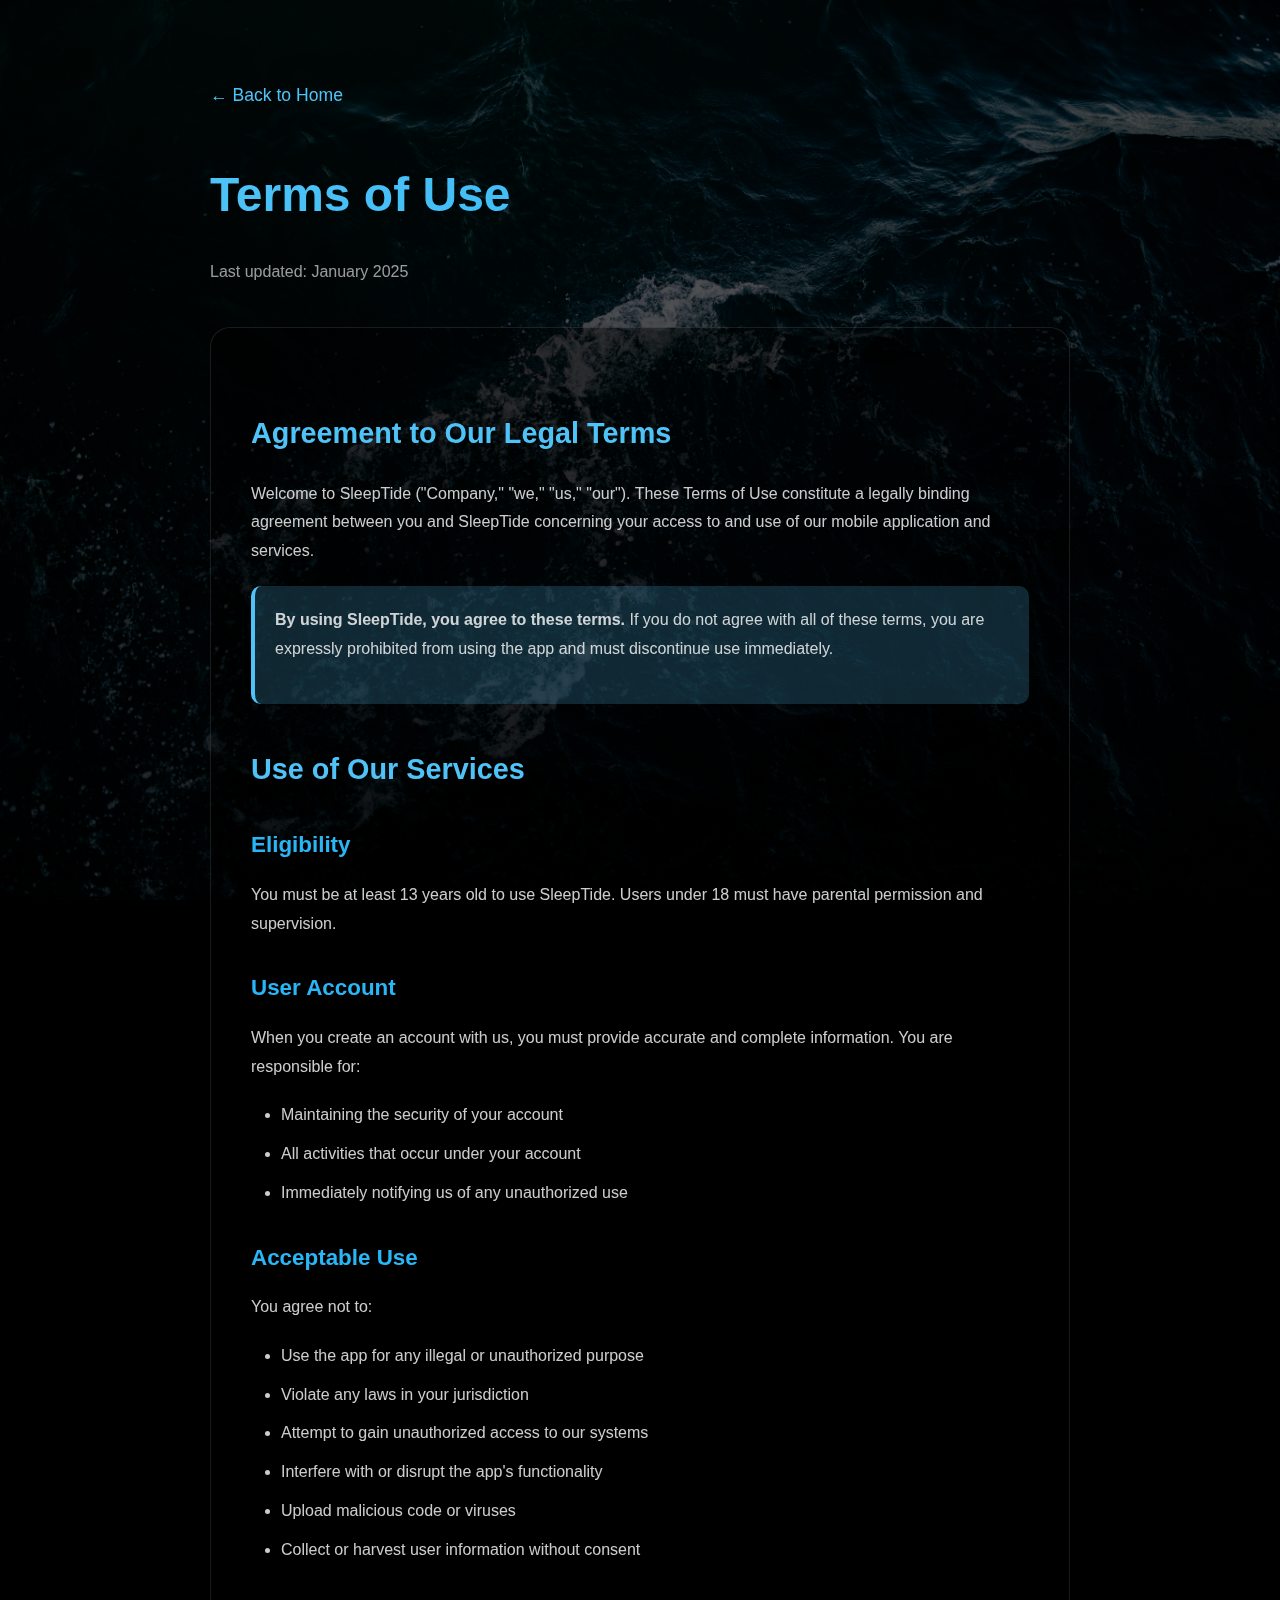
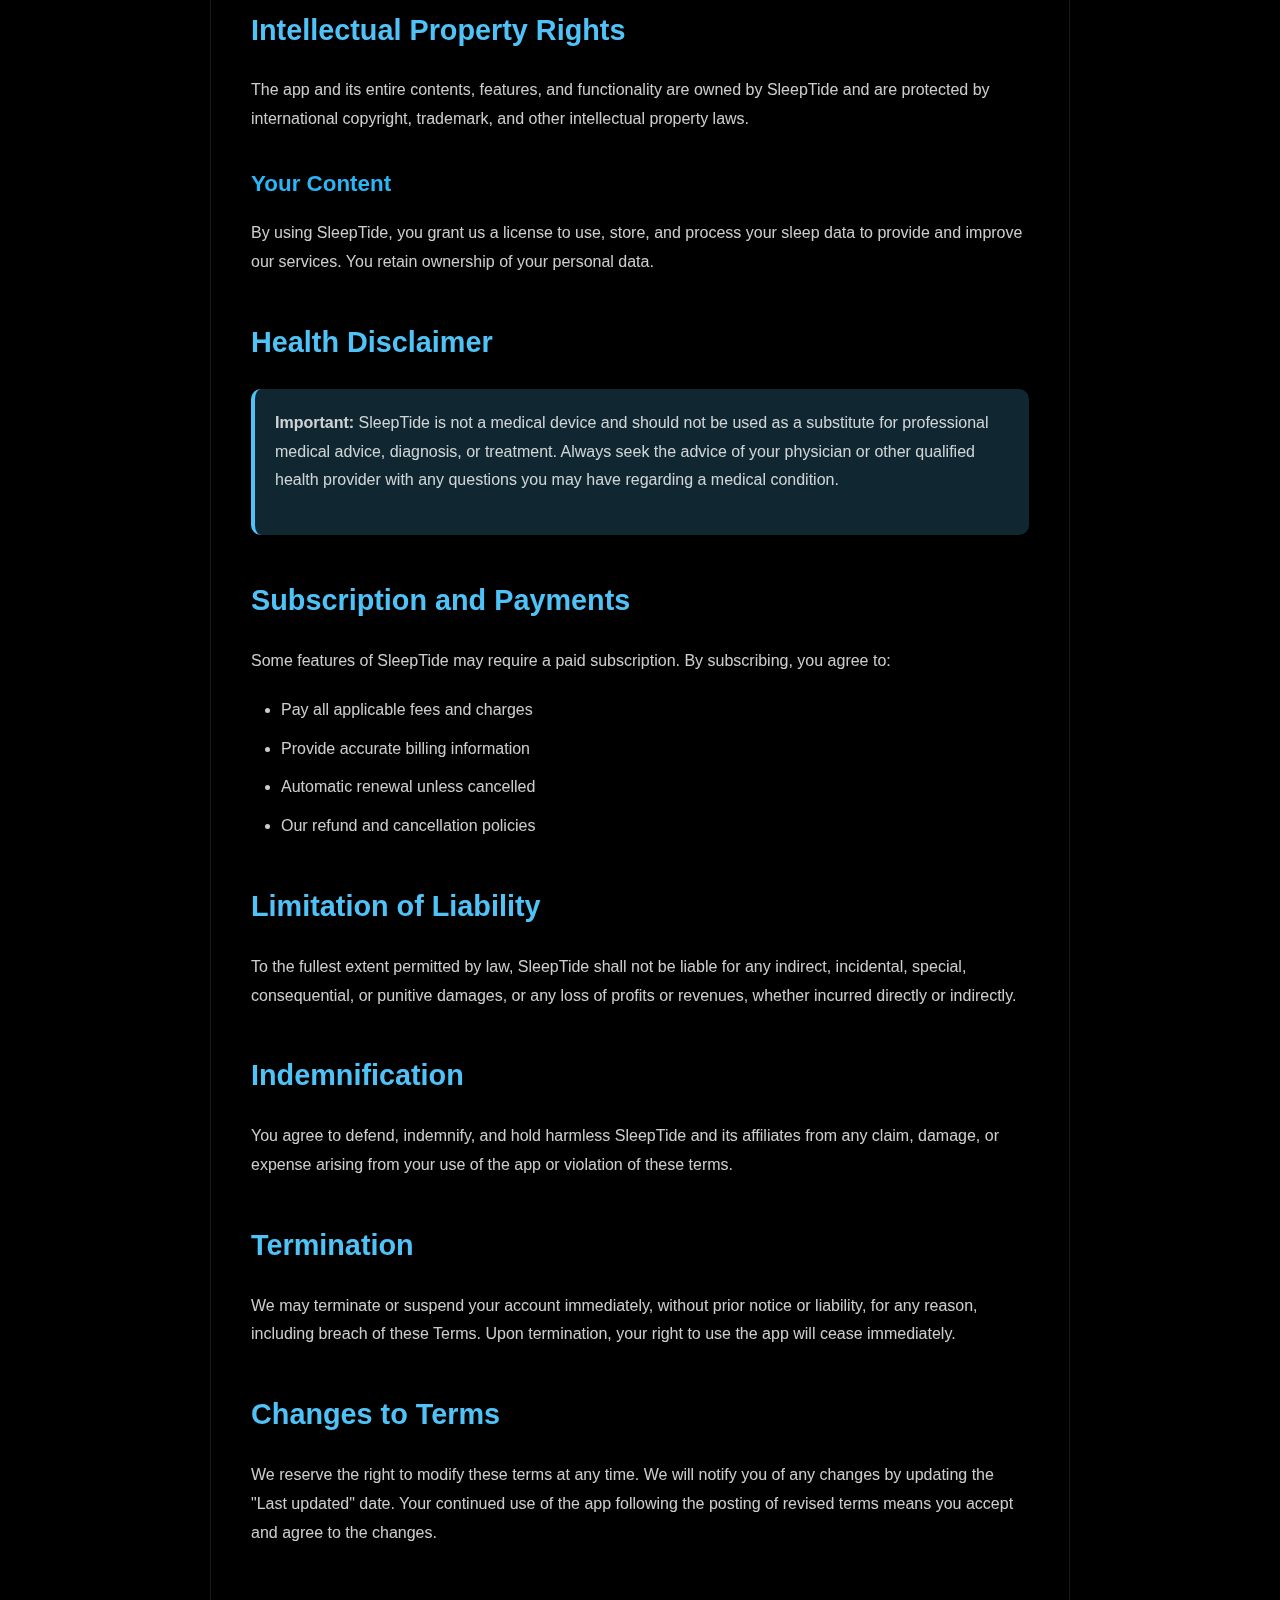
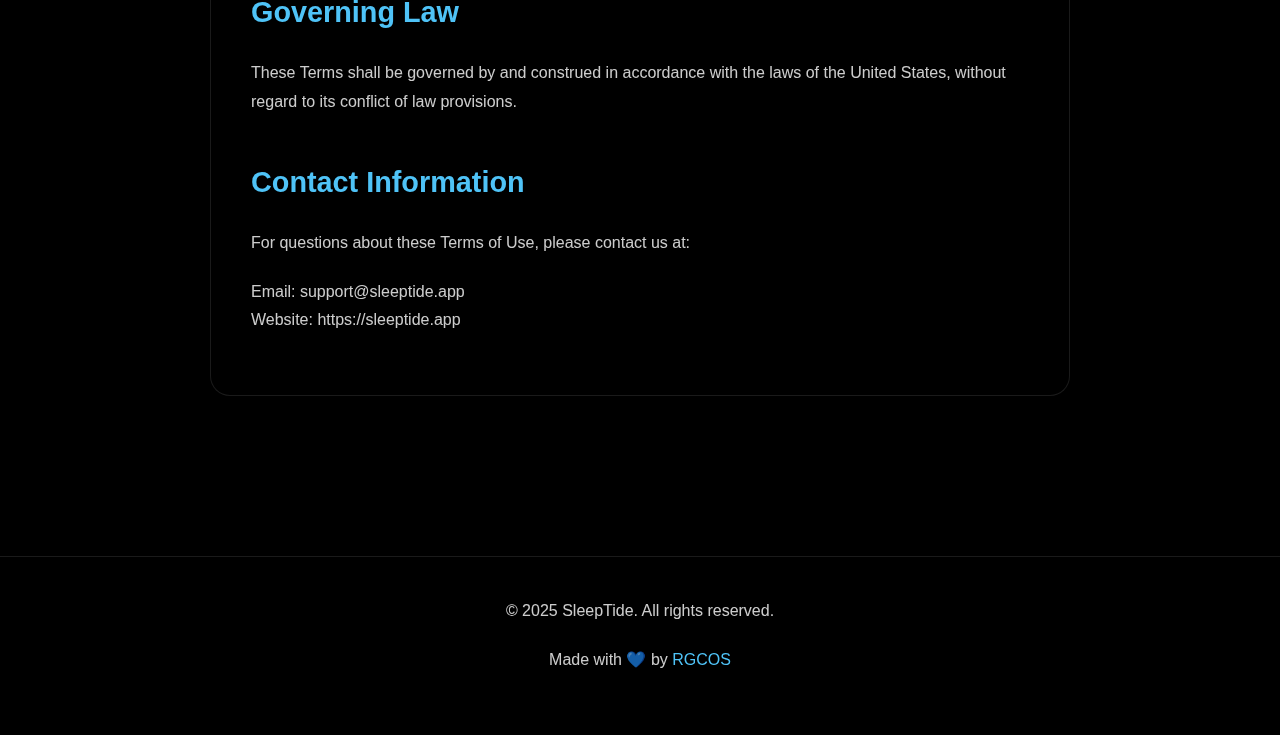
<file: upload-ready/terms.html>
<!DOCTYPE html>
<html lang="en">
<head>
    <meta charset="UTF-8">
    <meta name="viewport" content="width=device-width, initial-scale=1.0">
    <title>Terms of Use - SleepTide</title>
    <meta name="description" content="SleepTide Terms of Use - Understand your rights and responsibilities when using our sleep tracking app.">
    <link rel="icon" type="image/x-icon" href="MEDIA/favicon.ico">
    <link rel="icon" type="image/png" sizes="32x32" href="MEDIA/favicon-32x32.png">
    <link rel="apple-touch-icon" sizes="180x180" href="MEDIA/apple-touch-icon.png">
    <style>
        * {
            margin: 0;
            padding: 0;
            box-sizing: border-box;
        }

        body {
            font-family: -apple-system, BlinkMacSystemFont, 'Segoe UI', Roboto, Helvetica, Arial, sans-serif;
            background: #000;
            color: #fff;
            line-height: 1.8;
        }

        .background-wrapper {
            position: fixed;
            top: 0;
            left: 0;
            width: 100%;
            height: 100%;
            z-index: -1;
            background: url('MEDIA/background_ocean.jpg') center/cover no-repeat;
        }

        .background-wrapper::before {
            content: '';
            position: absolute;
            top: 0;
            left: 0;
            width: 100%;
            height: 100%;
            background: linear-gradient(180deg, rgba(0,0,0,0.6) 0%, rgba(0,0,0,0.8) 100%);
        }

        /* Mobile Background Image and Performance Optimizations */
        @media (max-width: 768px), (hover: none) and (pointer: coarse) {
            .background-wrapper {
                background-image: url('MEDIA/background_ocean_mobile.jpg') !important;
                background-position: center;
                background-size: cover;
                background-repeat: no-repeat;
                background-attachment: scroll !important; /* Disable parallax on mobile */
                will-change: auto; /* Prevent unnecessary GPU layers */
                transform: translateZ(0); /* Force hardware acceleration */
                -webkit-transform: translateZ(0);
                backface-visibility: hidden; /* Reduce repaints */
                -webkit-backface-visibility: hidden;
            }
            
            /* Simplify gradient overlay on mobile for better performance */
            .background-wrapper::before {
                background: rgba(0,0,0,0.7); /* Single color overlay instead of gradient */
            }
            
            /* Optimize animations and transitions on mobile */
            * {
                -webkit-transform: translate3d(0,0,0); /* Force GPU acceleration */
                -webkit-backface-visibility: hidden;
                -webkit-perspective: 1000;
            }
            
            /* Disable hover effects on mobile */
            .back-link:hover,
            footer a:hover {
                color: inherit !important;
                text-decoration: none !important;
            }
        }

        .container {
            max-width: 900px;
            margin: 0 auto;
            padding: 80px 20px;
        }

        .back-link {
            display: inline-block;
            color: #4fc3f7;
            text-decoration: none;
            margin-bottom: 40px;
            font-size: 1.1rem;
            transition: color 0.3s ease;
        }

        .back-link:hover {
            color: #29b6f6;
        }

        h1 {
            font-size: 3rem;
            margin-bottom: 20px;
            background: linear-gradient(135deg, #4fc3f7 0%, #29b6f6 100%);
            -webkit-background-clip: text;
            -webkit-text-fill-color: transparent;
            background-clip: text;
        }

        .last-updated {
            color: rgba(255, 255, 255, 0.6);
            margin-bottom: 40px;
        }

        .content {
            background: rgba(0, 0, 0, 0.4);
            padding: 40px;
            border-radius: 20px;
            border: 1px solid rgba(255, 255, 255, 0.1);
        }

        h2 {
            font-size: 1.8rem;
            margin: 40px 0 20px;
            color: #4fc3f7;
        }

        h3 {
            font-size: 1.4rem;
            margin: 30px 0 15px;
            color: #29b6f6;
        }

        p {
            margin-bottom: 20px;
            color: rgba(255, 255, 255, 0.8);
        }

        ul {
            margin: 20px 0;
            padding-left: 30px;
        }

        li {
            margin-bottom: 10px;
            color: rgba(255, 255, 255, 0.8);
        }

        .highlight {
            background: rgba(79, 195, 247, 0.2);
            padding: 20px;
            border-radius: 10px;
            margin: 20px 0;
            border-left: 4px solid #4fc3f7;
        }

        footer {
            background: rgba(0, 0, 0, 0.8);
            padding: 40px 0;
            text-align: center;
            border-top: 1px solid rgba(255, 255, 255, 0.1);
            margin-top: 80px;
        }

        footer a {
            color: #4fc3f7;
            text-decoration: none;
        }

        footer a:hover {
            text-decoration: underline;
        }

        /* Responsive Design */
        @media (max-width: 768px) {
            .container {
                padding: 60px 20px;
            }
            
            h1 {
                font-size: 2.5rem;
                margin-bottom: 15px;
            }
            
            .content {
                padding: 30px 20px;
                border-radius: 15px;
            }
            
            h2 {
                font-size: 1.5rem;
                margin: 30px 0 15px;
            }
            
            h3 {
                font-size: 1.2rem;
                margin: 20px 0 10px;
            }
            
            p, li {
                font-size: 0.95rem;
            }
            
            ul {
                padding-left: 20px;
            }
            
            .back-link {
                font-size: 1rem;
                margin-bottom: 30px;
            }
            
            .highlight {
                padding: 15px;
                margin: 15px 0;
            }
            
            footer {
                padding: 30px 0;
                margin-top: 60px;
            }
        }

        @media (max-width: 480px) {
            .container {
                padding: 40px 15px;
            }
            
            h1 {
                font-size: 2rem;
            }
            
            .content {
                padding: 20px 15px;
            }
            
            h2 {
                font-size: 1.3rem;
            }
            
            h3 {
                font-size: 1.1rem;
            }
            
            p, li {
                font-size: 0.9rem;
                line-height: 1.6;
            }
            
            .highlight {
                padding: 12px;
            }
        }
    </style>
</head>
<body>
    <div class="background-wrapper"></div>

    <div class="container">
        <a href="index.html" class="back-link">← Back to Home</a>
        
        <h1>Terms of Use</h1>
        <p class="last-updated">Last updated: January 2025</p>

        <div class="content">
            <h2>Agreement to Our Legal Terms</h2>
            <p>Welcome to SleepTide ("Company," "we," "us," "our"). These Terms of Use constitute a legally binding agreement between you and SleepTide concerning your access to and use of our mobile application and services.</p>

            <div class="highlight">
                <p><strong>By using SleepTide, you agree to these terms.</strong> If you do not agree with all of these terms, you are expressly prohibited from using the app and must discontinue use immediately.</p>
            </div>

            <h2>Use of Our Services</h2>
            
            <h3>Eligibility</h3>
            <p>You must be at least 13 years old to use SleepTide. Users under 18 must have parental permission and supervision.</p>

            <h3>User Account</h3>
            <p>When you create an account with us, you must provide accurate and complete information. You are responsible for:</p>
            <ul>
                <li>Maintaining the security of your account</li>
                <li>All activities that occur under your account</li>
                <li>Immediately notifying us of any unauthorized use</li>
            </ul>

            <h3>Acceptable Use</h3>
            <p>You agree not to:</p>
            <ul>
                <li>Use the app for any illegal or unauthorized purpose</li>
                <li>Violate any laws in your jurisdiction</li>
                <li>Attempt to gain unauthorized access to our systems</li>
                <li>Interfere with or disrupt the app's functionality</li>
                <li>Upload malicious code or viruses</li>
                <li>Collect or harvest user information without consent</li>
            </ul>

            <h2>Intellectual Property Rights</h2>
            <p>The app and its entire contents, features, and functionality are owned by SleepTide and are protected by international copyright, trademark, and other intellectual property laws.</p>

            <h3>Your Content</h3>
            <p>By using SleepTide, you grant us a license to use, store, and process your sleep data to provide and improve our services. You retain ownership of your personal data.</p>

            <h2>Health Disclaimer</h2>
            <div class="highlight">
                <p><strong>Important:</strong> SleepTide is not a medical device and should not be used as a substitute for professional medical advice, diagnosis, or treatment. Always seek the advice of your physician or other qualified health provider with any questions you may have regarding a medical condition.</p>
            </div>

            <h2>Subscription and Payments</h2>
            <p>Some features of SleepTide may require a paid subscription. By subscribing, you agree to:</p>
            <ul>
                <li>Pay all applicable fees and charges</li>
                <li>Provide accurate billing information</li>
                <li>Automatic renewal unless cancelled</li>
                <li>Our refund and cancellation policies</li>
            </ul>

            <h2>Limitation of Liability</h2>
            <p>To the fullest extent permitted by law, SleepTide shall not be liable for any indirect, incidental, special, consequential, or punitive damages, or any loss of profits or revenues, whether incurred directly or indirectly.</p>

            <h2>Indemnification</h2>
            <p>You agree to defend, indemnify, and hold harmless SleepTide and its affiliates from any claim, damage, or expense arising from your use of the app or violation of these terms.</p>

            <h2>Termination</h2>
            <p>We may terminate or suspend your account immediately, without prior notice or liability, for any reason, including breach of these Terms. Upon termination, your right to use the app will cease immediately.</p>

            <h2>Changes to Terms</h2>
            <p>We reserve the right to modify these terms at any time. We will notify you of any changes by updating the "Last updated" date. Your continued use of the app following the posting of revised terms means you accept and agree to the changes.</p>

            <h2>Governing Law</h2>
            <p>These Terms shall be governed by and construed in accordance with the laws of the United States, without regard to its conflict of law provisions.</p>

            <h2>Contact Information</h2>
            <p>For questions about these Terms of Use, please contact us at:</p>
            <p>Email: support@sleeptide.app<br>
            Website: https://sleeptide.app</p>
        </div>
    </div>

    <footer>
        <p>© 2025 SleepTide. All rights reserved.</p>
        <p>Made with 💙 by <a href="https://rgcos.com" target="_blank">RGCOS</a></p>
    </footer>
</body>
</html>
</file>
